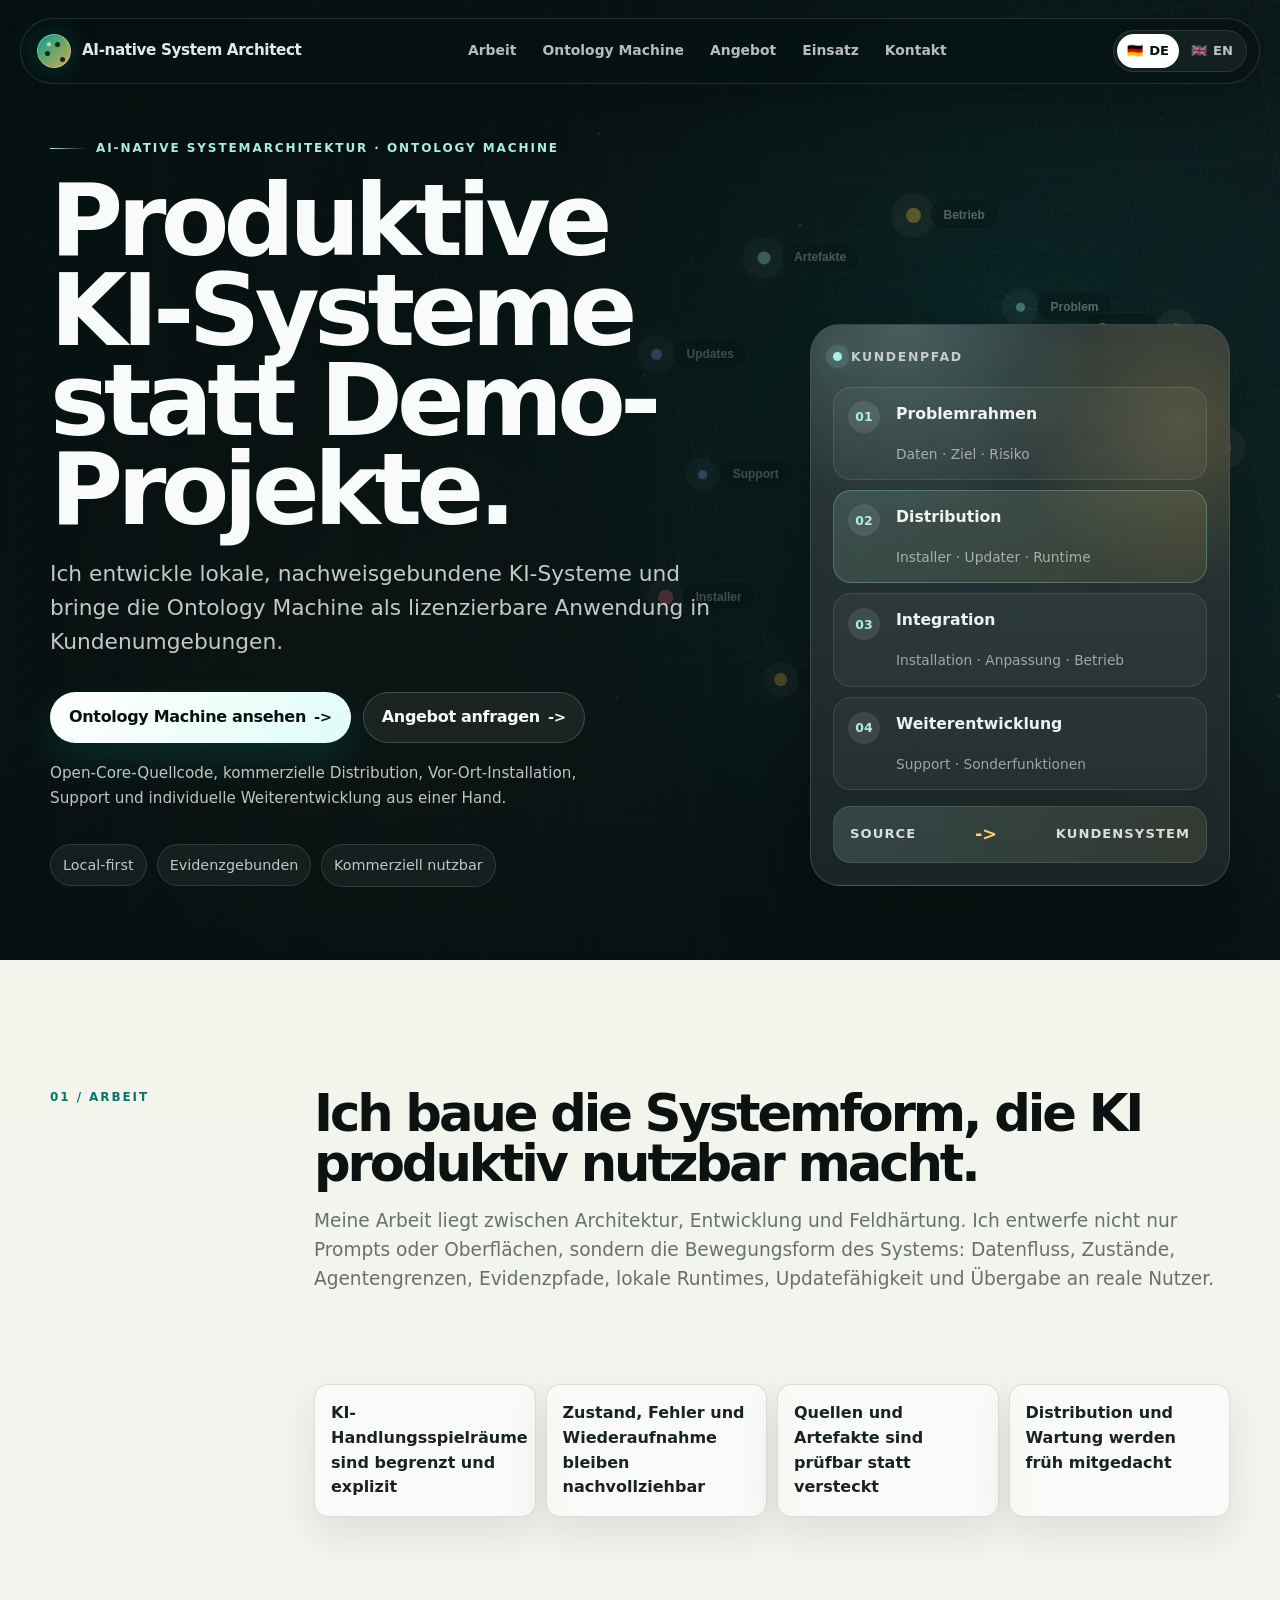
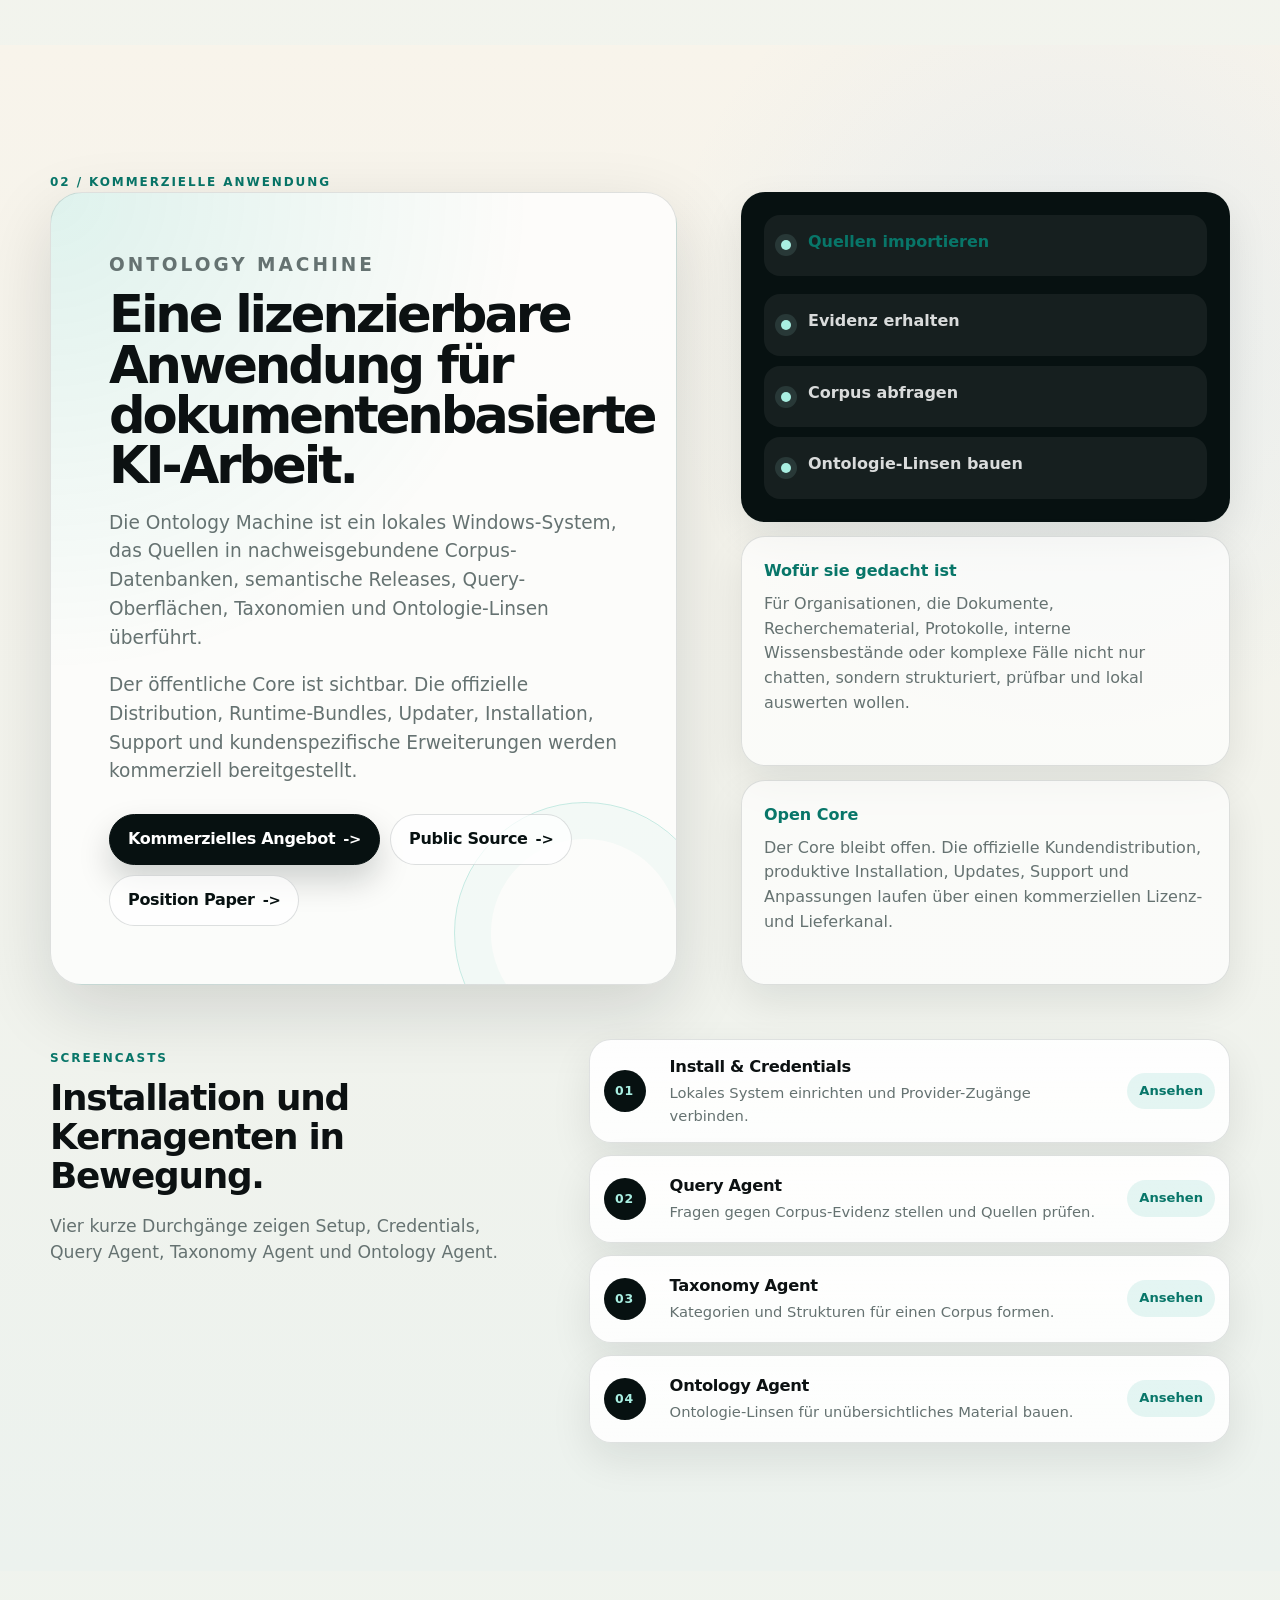
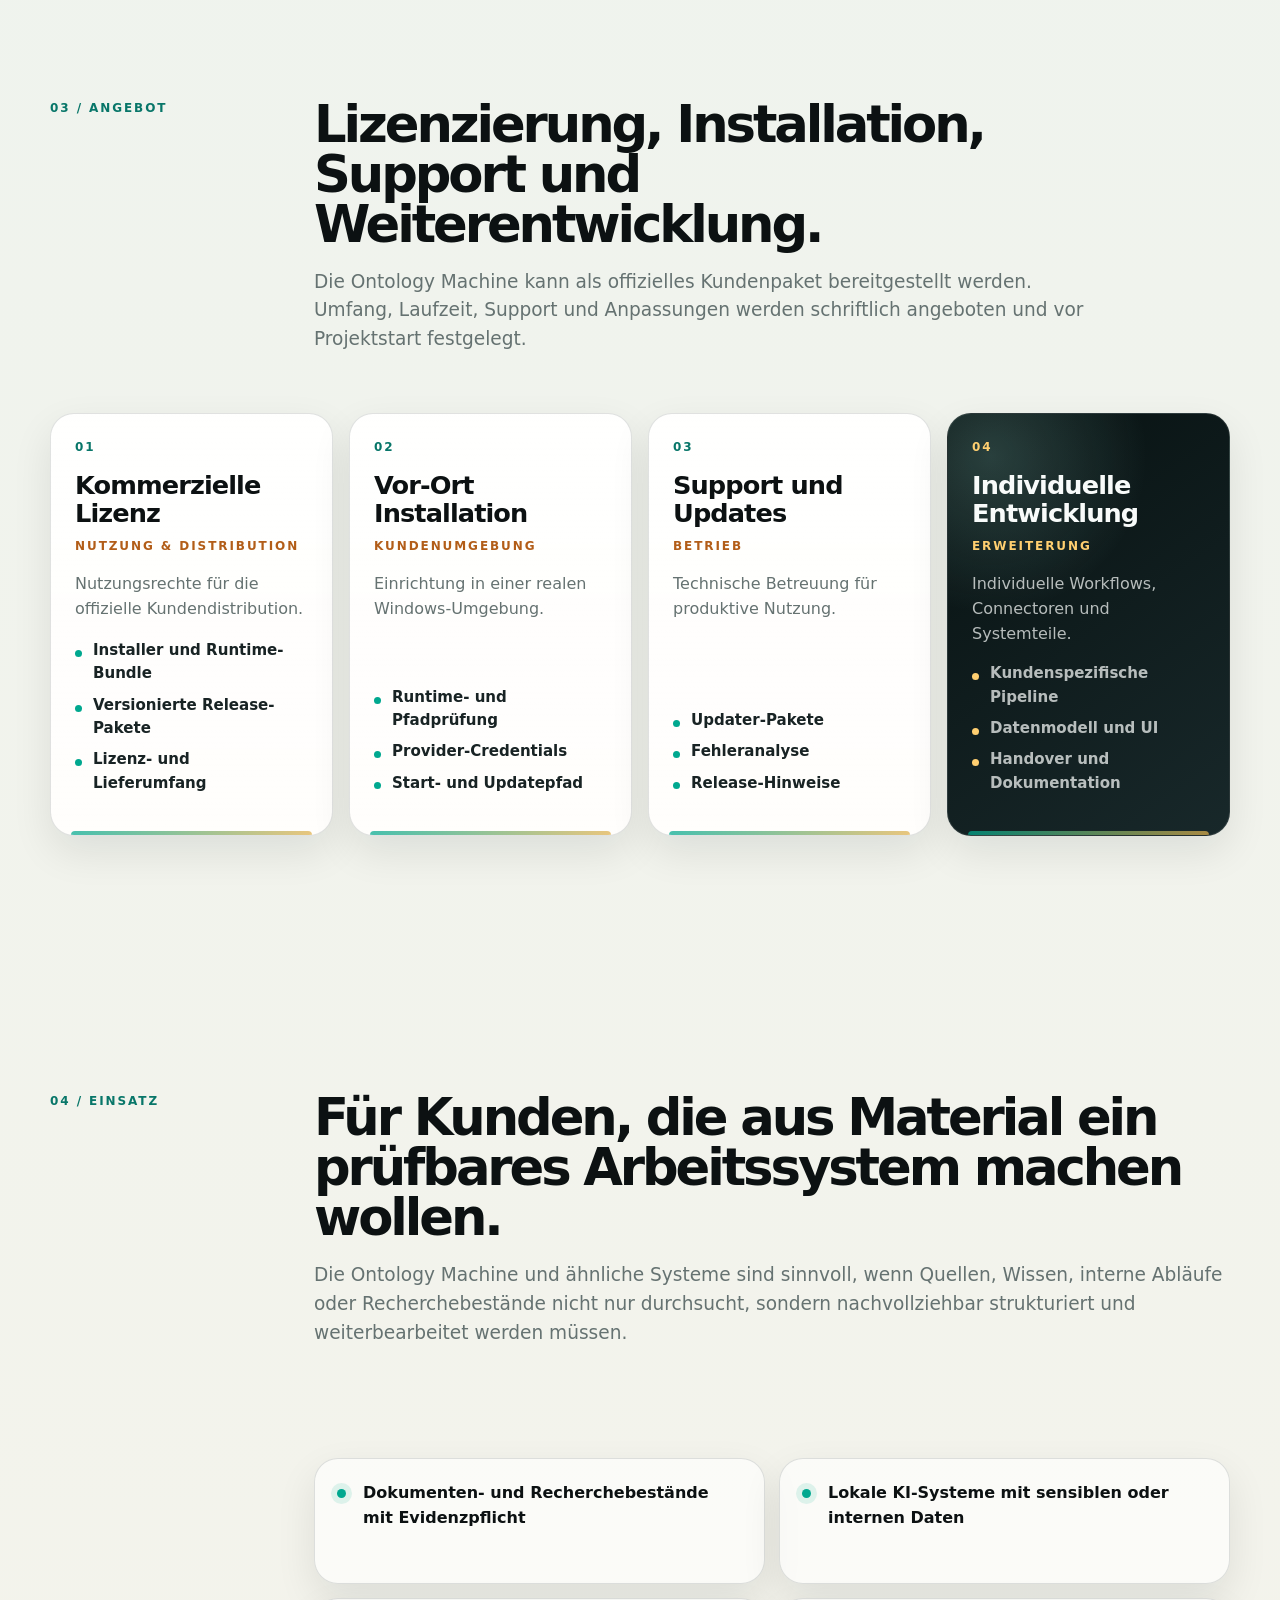
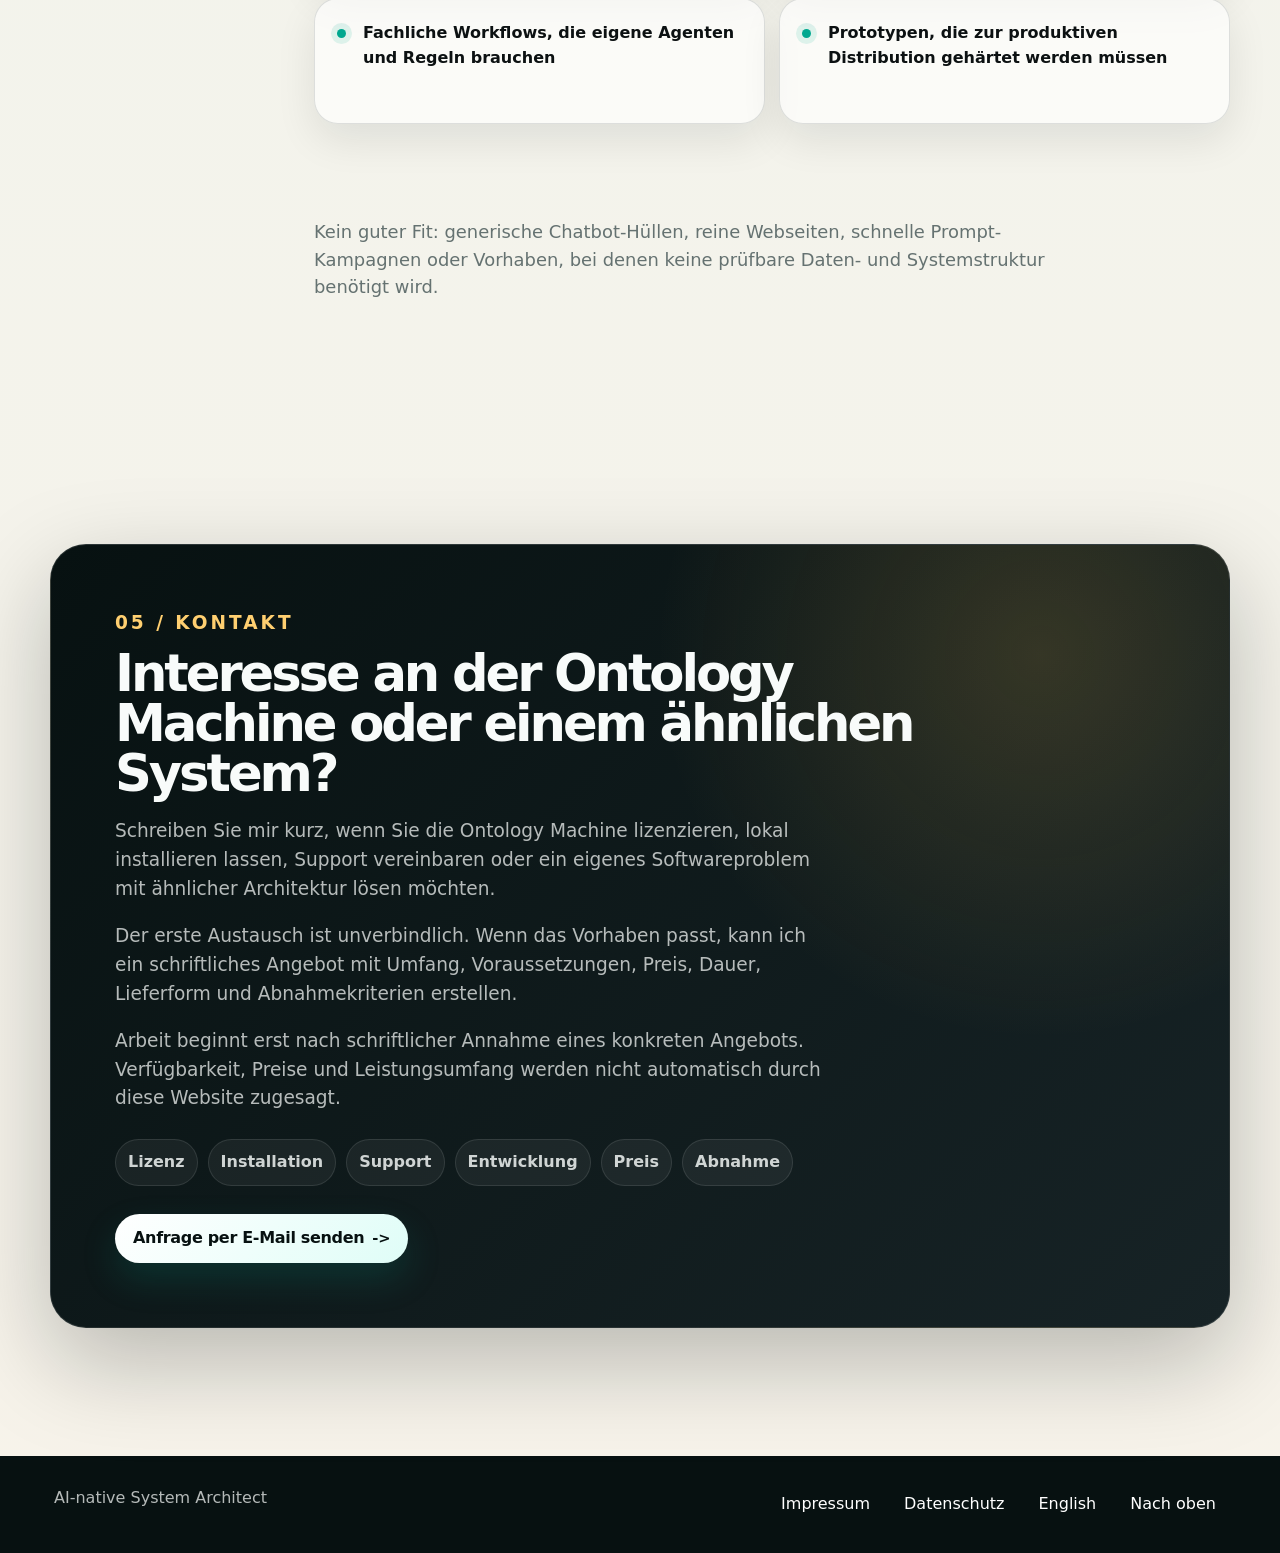
<file: index.html>
<!doctype html>
<html lang="de">
<head>
  <meta charset="utf-8">
  <meta name="viewport" content="width=device-width, initial-scale=1">
  <title>AI-native System Architect | Ontology Machine</title>
  <meta name="description" content="AI-native Systemarchitektur, kommerzielle Ontology-Machine-Distribution, Vor-Ort-Installation, Support und individuelle Softwareentwicklung.">
  <meta name="theme-color" content="#071111">
  <link rel="icon" href="./favicon.ico" sizes="any">
  <link rel="stylesheet" href="./styles.css">
  <link rel="canonical" href="https://normanweiss.com/">
  <link rel="alternate" hreflang="de" href="https://normanweiss.com/">
  <link rel="alternate" hreflang="en" href="https://normanweiss.com/en.html">
  <link rel="alternate" hreflang="x-default" href="https://normanweiss.com/">
  <link rel="alternate" type="text/html" href="./agent.html" title="Agent Access Profile">
  <link rel="alternate" type="text/markdown" href="./agent.md" title="Agent Access Markdown">
  <link rel="alternate" type="application/json" href="./service-profile.json" title="Service Profile JSON">
</head>
<body>
  <a class="skip-link" href="#work">Zum Inhalt springen</a>

  <header class="site-header" data-header>
    <a class="brand" href="#top" aria-label="AI-native System Architect Startseite">
      <span class="brand-mark" aria-hidden="true">
        <span></span><span></span><span></span>
      </span>
      <span class="brand-text">AI-native System Architect</span>
    </a>

    <nav class="site-nav" aria-label="Hauptnavigation">
      <a href="#work">Arbeit</a>
      <a href="#machine">Ontology Machine</a>
      <a href="#commercial">Angebot</a>
      <a href="#fit">Einsatz</a>
      <a href="#contact">Kontakt</a>
    </nav>

    <nav class="language-switch" aria-label="Sprache wechseln">
      <a class="active" href="./index.html" aria-current="page"><span aria-hidden="true">🇩🇪</span> DE</a>
      <a href="./en.html"><span aria-hidden="true">🇬🇧</span> EN</a>
    </nav>
  </header>

  <main id="top">
    <section class="hero" aria-labelledby="hero-title">
      <canvas id="architecture-canvas" aria-hidden="true"></canvas>
      <div class="hero-noise" aria-hidden="true"></div>

      <div class="hero-inner">
        <div class="hero-content">
          <p class="eyebrow">AI-native Systemarchitektur · Ontology Machine</p>
          <h1 id="hero-title">Produktive KI-Systeme statt Demo-Projekte.</h1>
          <p class="hero-copy">
            Ich entwickle lokale, nachweisgebundene KI-Systeme und bringe die
            Ontology Machine als lizenzierbare Anwendung in Kundenumgebungen.
          </p>
          <div class="hero-actions" aria-label="Zentrale Handlungen">
            <a class="button button-primary" href="#machine">Ontology Machine ansehen</a>
            <a class="button button-ghost" href="#contact">Angebot anfragen</a>
          </div>
          <p class="hero-note">
            Open-Core-Quellcode, kommerzielle Distribution, Vor-Ort-Installation,
            Support und individuelle Weiterentwicklung aus einer Hand.
          </p>
          <div class="hero-facts" aria-label="Arbeitsprinzipien">
            <span>Local-first</span>
            <span>Evidenzgebunden</span>
            <span>Kommerziell nutzbar</span>
          </div>
        </div>

        <aside class="hero-system-card" aria-label="Kundenpaket Zusammenfassung">
          <div class="card-topline">
            <span class="live-dot" aria-hidden="true"></span>
            <span>Kundenpfad</span>
          </div>
          <div class="system-stack" aria-hidden="true">
            <div class="stack-row">
              <span>01</span>
              <strong>Problemrahmen</strong>
              <em>Daten · Ziel · Risiko</em>
            </div>
            <div class="stack-row active">
              <span>02</span>
              <strong>Distribution</strong>
              <em>Installer · Updater · Runtime</em>
            </div>
            <div class="stack-row">
              <span>03</span>
              <strong>Integration</strong>
              <em>Installation · Anpassung · Betrieb</em>
            </div>
            <div class="stack-row">
              <span>04</span>
              <strong>Weiterentwicklung</strong>
              <em>Support · Sonderfunktionen</em>
            </div>
          </div>
          <div class="mini-metrics">
            <span>Source</span>
            <span aria-hidden="true">-></span>
            <span>Kundensystem</span>
          </div>
        </aside>
      </div>
    </section>

    <section id="work" class="section section-intro">
      <div class="section-label" data-reveal>01 / Arbeit</div>
      <div class="section-copy wide-copy" data-reveal>
        <h2>Ich baue die Systemform, die KI produktiv nutzbar macht.</h2>
        <p>
          Meine Arbeit liegt zwischen Architektur, Entwicklung und Feldhärtung.
          Ich entwerfe nicht nur Prompts oder Oberflächen, sondern die Bewegungsform
          des Systems: Datenfluss, Zustände, Agentengrenzen, Evidenzpfade,
          lokale Runtimes, Updatefähigkeit und Übergabe an reale Nutzer.
        </p>
      </div>
      <div class="principle-strip" aria-label="Zentrale Arbeitsprinzipien" data-reveal>
        <span>KI-Handlungsspielräume sind begrenzt und explizit</span>
        <span>Zustand, Fehler und Wiederaufnahme bleiben nachvollziehbar</span>
        <span>Quellen und Artefakte sind prüfbar statt versteckt</span>
        <span>Distribution und Wartung werden früh mitgedacht</span>
      </div>
    </section>

    <section id="machine" class="section section-project">
      <div class="section-label" data-reveal>02 / Kommerzielle Anwendung</div>
      <div class="project-layout">
        <div class="project-copy" data-reveal>
          <p class="eyebrow">Ontology Machine</p>
          <h2>Eine lizenzierbare Anwendung für dokumentenbasierte KI-Arbeit.</h2>
          <p>
            Die Ontology Machine ist ein lokales Windows-System, das Quellen in
            nachweisgebundene Corpus-Datenbanken, semantische Releases,
            Query-Oberflächen, Taxonomien und Ontologie-Linsen überführt.
          </p>
          <p>
            Der öffentliche Core ist sichtbar. Die offizielle Distribution,
            Runtime-Bundles, Updater, Installation, Support und kundenspezifische
            Erweiterungen werden kommerziell bereitgestellt.
          </p>
          <div class="project-actions" aria-label="Ontology Machine Links">
            <a class="button button-dark" href="#commercial">Kommerzielles Angebot</a>
            <a class="button button-light" href="https://github.com/Sojemand/The-Ontology-Machine">Public Source</a>
            <a class="button button-light" href="https://philpapers.org/rec/WEIWMK">Position Paper</a>
          </div>
        </div>
        <div class="project-notes" aria-label="Produktanker" data-reveal>
          <div class="project-note project-note-visual">
            <span>Quellen importieren</span>
            <span>Evidenz erhalten</span>
            <span>Corpus abfragen</span>
            <span>Ontologie-Linsen bauen</span>
          </div>
          <div class="project-note">
            <span>Wofür sie gedacht ist</span>
            <p>
              Für Organisationen, die Dokumente, Recherchematerial, Protokolle,
              interne Wissensbestände oder komplexe Fälle nicht nur chatten,
              sondern strukturiert, prüfbar und lokal auswerten wollen.
            </p>
          </div>
          <div class="project-note">
            <span>Open Core</span>
            <p>
              Der Core bleibt offen. Die offizielle Kundendistribution,
              produktive Installation, Updates, Support und Anpassungen laufen
              über einen kommerziellen Lizenz- und Lieferkanal.
            </p>
          </div>
        </div>
      </div>

      <div class="project-screencasts" aria-label="Ontology Machine Screencasts" data-reveal>
        <div class="screencast-copy">
          <p class="eyebrow">Screencasts</p>
          <h3>Installation und Kernagenten in Bewegung.</h3>
          <p>
            Vier kurze Durchgänge zeigen Setup, Credentials, Query Agent,
            Taxonomy Agent und Ontology Agent.
          </p>
        </div>
        <ol class="screencast-list">
          <li class="screencast-card">
            <a href="https://www.youtube.com/watch?v=b25x9byqWwE" target="_blank" rel="noopener">
              <span class="screencast-index">01</span>
              <span class="screencast-meta">
                <strong>Install & Credentials</strong>
                <span>Lokales System einrichten und Provider-Zugänge verbinden.</span>
              </span>
              <span class="screencast-action" aria-hidden="true">Ansehen</span>
            </a>
          </li>
          <li class="screencast-card">
            <a href="https://www.youtube.com/watch?v=7yyQ9YJ1cQo" target="_blank" rel="noopener">
              <span class="screencast-index">02</span>
              <span class="screencast-meta">
                <strong>Query Agent</strong>
                <span>Fragen gegen Corpus-Evidenz stellen und Quellen prüfen.</span>
              </span>
              <span class="screencast-action" aria-hidden="true">Ansehen</span>
            </a>
          </li>
          <li class="screencast-card">
            <a href="https://www.youtube.com/watch?v=R6yjP_hOvD8" target="_blank" rel="noopener">
              <span class="screencast-index">03</span>
              <span class="screencast-meta">
                <strong>Taxonomy Agent</strong>
                <span>Kategorien und Strukturen für einen Corpus formen.</span>
              </span>
              <span class="screencast-action" aria-hidden="true">Ansehen</span>
            </a>
          </li>
          <li class="screencast-card">
            <a href="https://www.youtube.com/watch?v=lx2M67K3n0c" target="_blank" rel="noopener">
              <span class="screencast-index">04</span>
              <span class="screencast-meta">
                <strong>Ontology Agent</strong>
                <span>Ontologie-Linsen für unübersichtliches Material bauen.</span>
              </span>
              <span class="screencast-action" aria-hidden="true">Ansehen</span>
            </a>
          </li>
        </ol>
      </div>
    </section>

    <section id="commercial" class="section">
      <div class="section-kicker" data-reveal>
        <div class="section-label">03 / Angebot</div>
        <div class="section-copy">
          <h2>Lizenzierung, Installation, Support und Weiterentwicklung.</h2>
          <p>
            Die Ontology Machine kann als offizielles Kundenpaket bereitgestellt
            werden. Umfang, Laufzeit, Support und Anpassungen werden schriftlich
            angeboten und vor Projektstart festgelegt.
          </p>
        </div>
      </div>

      <div class="deliverable-grid commercial-grid">
        <article class="deliverable-card" data-reveal>
          <div class="card-index">01</div>
          <h3>Kommerzielle Lizenz</h3>
          <p class="duration">Nutzung & Distribution</p>
          <p>Nutzungsrechte für die offizielle Kundendistribution.</p>
          <ul>
            <li>Installer und Runtime-Bundle</li>
            <li>Versionierte Release-Pakete</li>
            <li>Lizenz- und Lieferumfang</li>
          </ul>
        </article>
        <article class="deliverable-card" data-reveal>
          <div class="card-index">02</div>
          <h3>Vor-Ort Installation</h3>
          <p class="duration">Kundenumgebung</p>
          <p>Einrichtung in einer realen Windows-Umgebung.</p>
          <ul>
            <li>Runtime- und Pfadprüfung</li>
            <li>Provider-Credentials</li>
            <li>Start- und Updatepfad</li>
          </ul>
        </article>
        <article class="deliverable-card" data-reveal>
          <div class="card-index">03</div>
          <h3>Support und Updates</h3>
          <p class="duration">Betrieb</p>
          <p>Technische Betreuung für produktive Nutzung.</p>
          <ul>
            <li>Updater-Pakete</li>
            <li>Fehleranalyse</li>
            <li>Release-Hinweise</li>
          </ul>
        </article>
        <article class="deliverable-card accent-card" data-reveal>
          <div class="card-index">04</div>
          <h3>Individuelle Entwicklung</h3>
          <p class="duration">Erweiterung</p>
          <p>Individuelle Workflows, Connectoren und Systemteile.</p>
          <ul>
            <li>Kundenspezifische Pipeline</li>
            <li>Datenmodell und UI</li>
            <li>Handover und Dokumentation</li>
          </ul>
        </article>
      </div>
    </section>

    <section id="fit" class="section section-fit">
      <div class="section-label" data-reveal>04 / Einsatz</div>
      <div class="section-copy wide-copy" data-reveal>
        <h2>Für Kunden, die aus Material ein prüfbares Arbeitssystem machen wollen.</h2>
        <p>
          Die Ontology Machine und ähnliche Systeme sind sinnvoll, wenn Quellen,
          Wissen, interne Abläufe oder Recherchebestände nicht nur durchsucht,
          sondern nachvollziehbar strukturiert und weiterbearbeitet werden müssen.
        </p>
      </div>
      <div class="fit-grid" data-reveal>
        <div class="fit-item">Dokumenten- und Recherchebestände mit Evidenzpflicht</div>
        <div class="fit-item">Lokale KI-Systeme mit sensiblen oder internen Daten</div>
        <div class="fit-item">Fachliche Workflows, die eigene Agenten und Regeln brauchen</div>
        <div class="fit-item">Prototypen, die zur produktiven Distribution gehärtet werden müssen</div>
      </div>
      <p class="fit-summary" data-reveal>
        Kein guter Fit: generische Chatbot-Hüllen, reine Webseiten, schnelle
        Prompt-Kampagnen oder Vorhaben, bei denen keine prüfbare Daten- und
        Systemstruktur benötigt wird.
      </p>
    </section>

    <section id="contact" class="section section-contact">
      <div class="contact-block" data-reveal>
        <p class="eyebrow">05 / Kontakt</p>
        <h2>Interesse an der Ontology Machine oder einem ähnlichen System?</h2>
        <p>
          Schreiben Sie mir kurz, wenn Sie die Ontology Machine lizenzieren,
          lokal installieren lassen, Support vereinbaren oder ein eigenes
          Softwareproblem mit ähnlicher Architektur lösen möchten.
        </p>
        <p>
          Der erste Austausch ist unverbindlich. Wenn das Vorhaben passt, kann
          ich ein schriftliches Angebot mit Umfang, Voraussetzungen, Preis,
          Dauer, Lieferform und Abnahmekriterien erstellen.
        </p>
        <p>
          Arbeit beginnt erst nach schriftlicher Annahme eines konkreten Angebots.
          Verfügbarkeit, Preise und Leistungsumfang werden nicht automatisch
          durch diese Website zugesagt.
        </p>
        <div class="offer-strip" aria-label="Angebotsbestandteile">
          <span>Lizenz</span>
          <span>Installation</span>
          <span>Support</span>
          <span>Entwicklung</span>
          <span>Preis</span>
          <span>Abnahme</span>
        </div>
        <a class="button button-primary contact-cta" href="mailto:info@normanweiss.com?subject=Anfrage%20zur%20Ontology%20Machine%20/%20Softwarel%C3%B6sung">
          Anfrage per E-Mail senden
        </a>
      </div>
    </section>
  </main>

  <footer class="site-footer">
    <span>AI-native System Architect</span>
    <nav class="footer-links" aria-label="Footer Links">
      <a href="./impressum.html">Impressum</a>
      <a href="./datenschutz.html">Datenschutz</a>
      <a href="./en.html">English</a>
      <a href="#top">Nach oben</a>
    </nav>
  </footer>

  <script src="./script.js"></script>
</body>
</html>
</file>
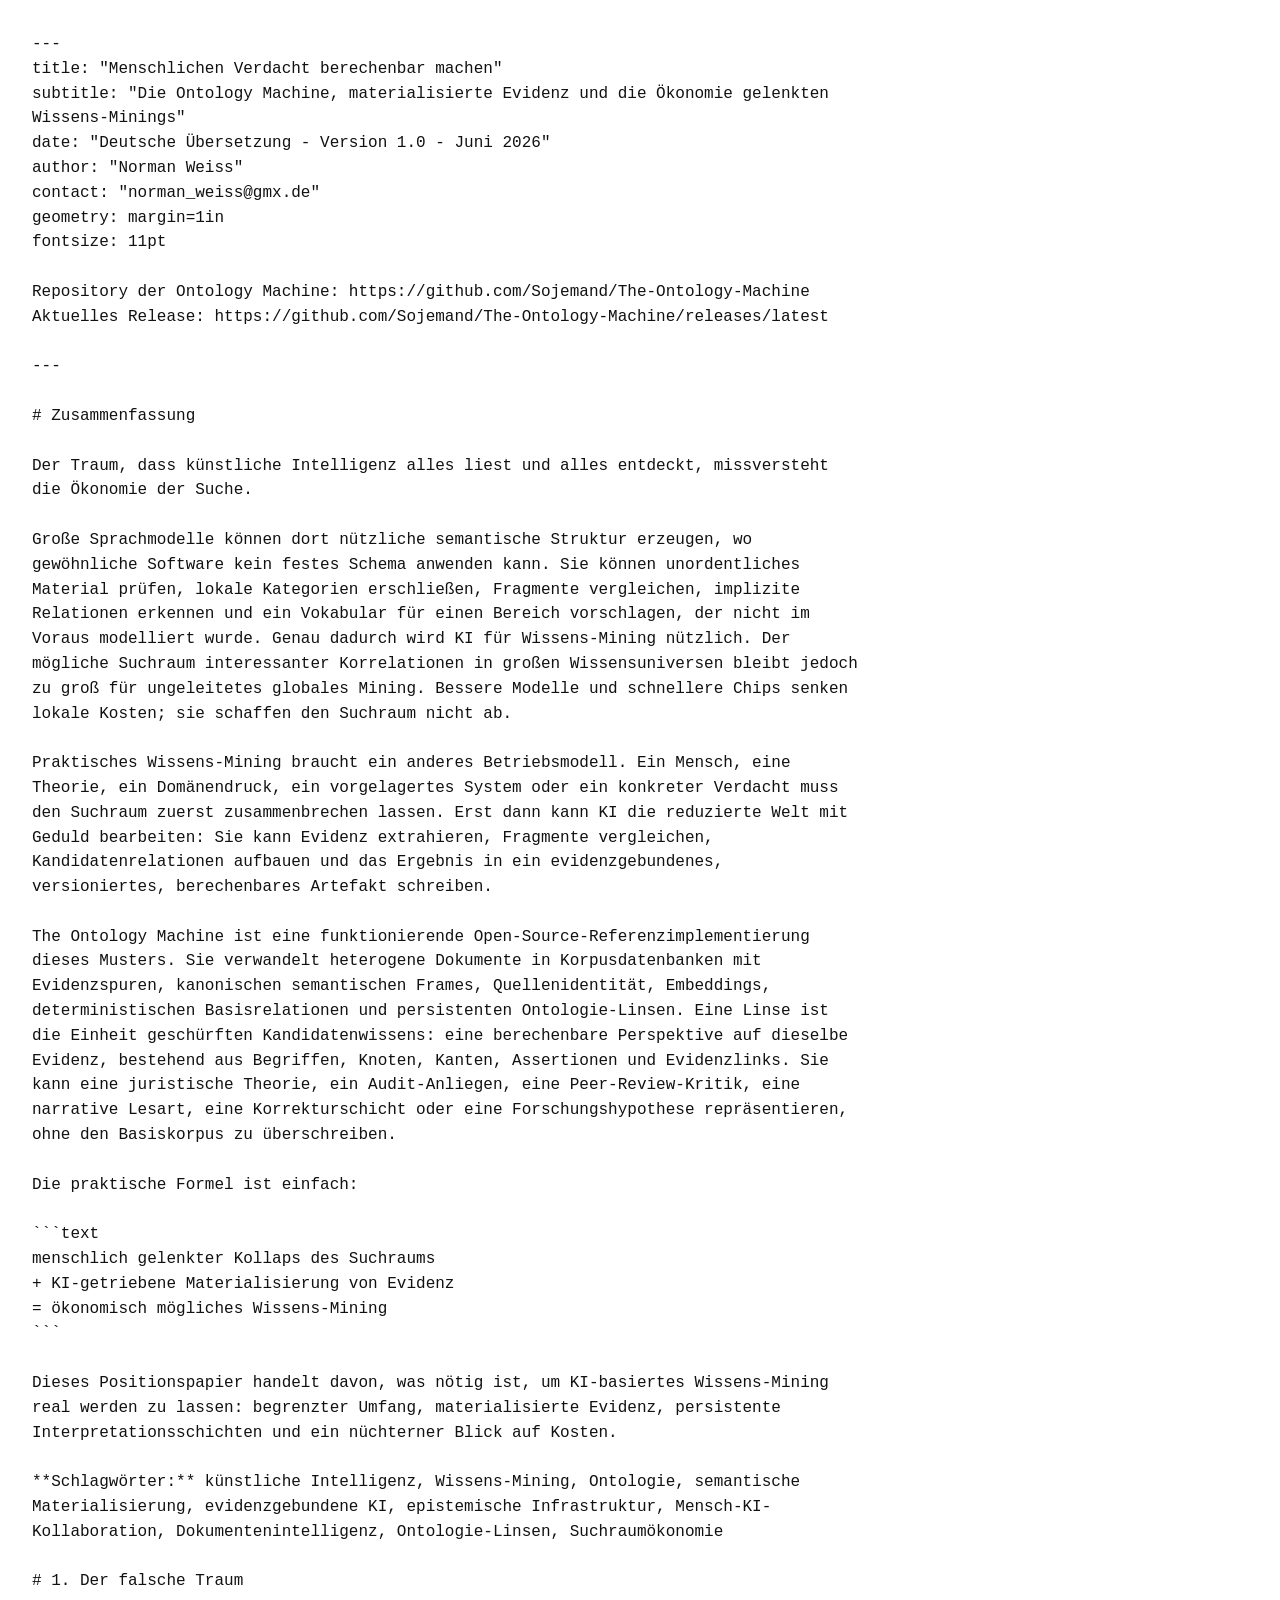
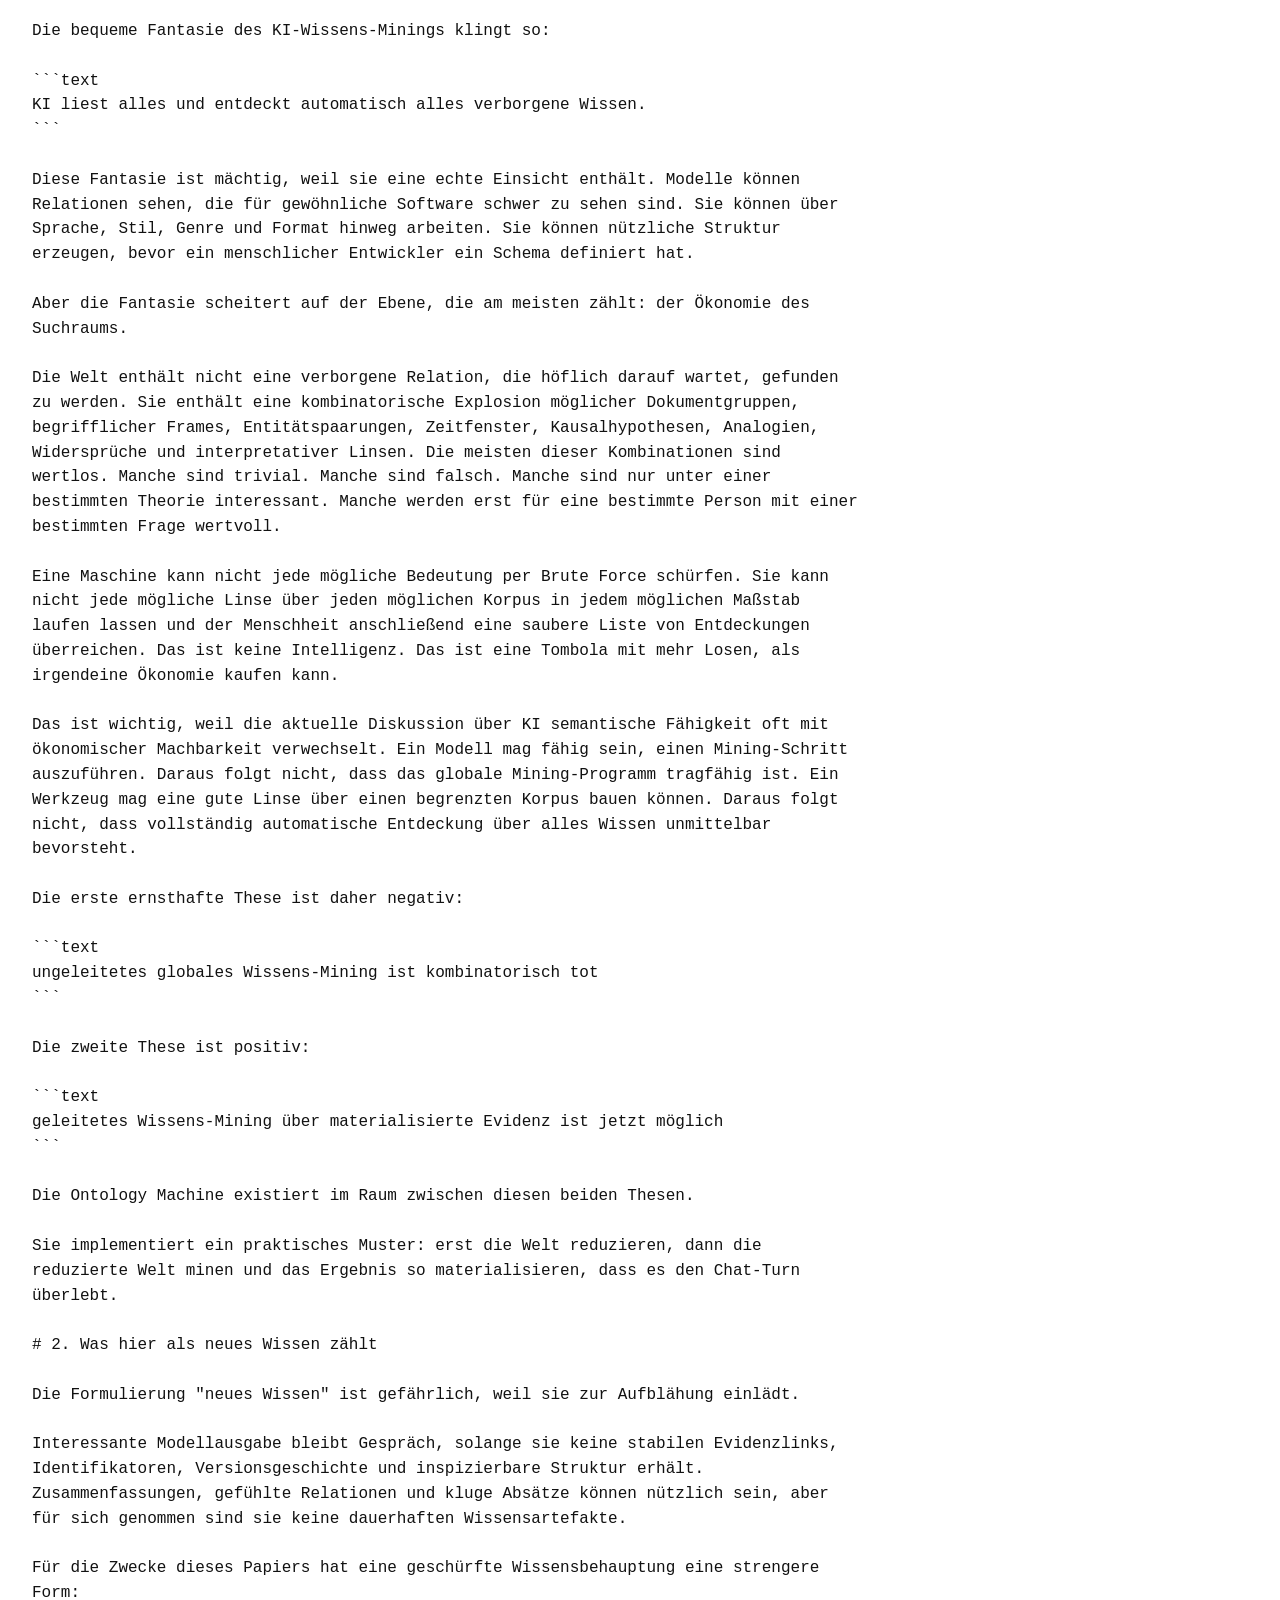
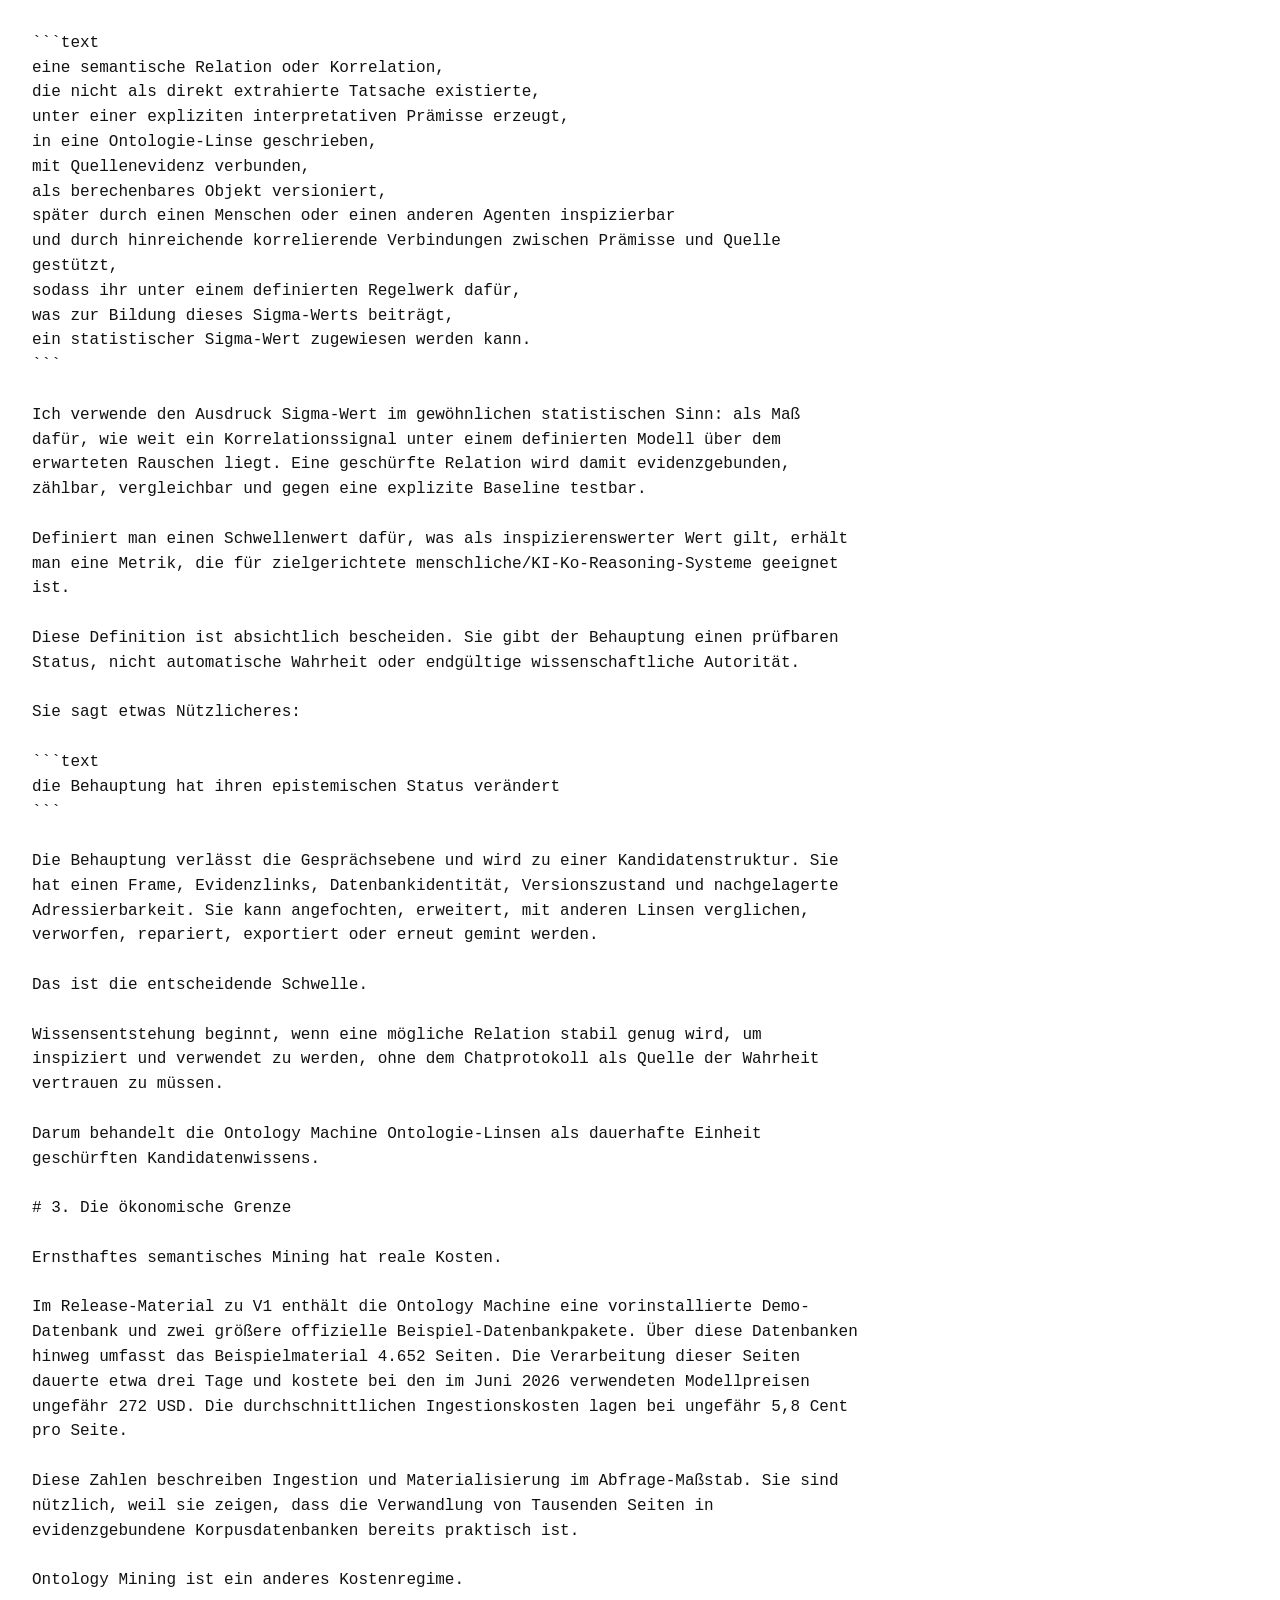
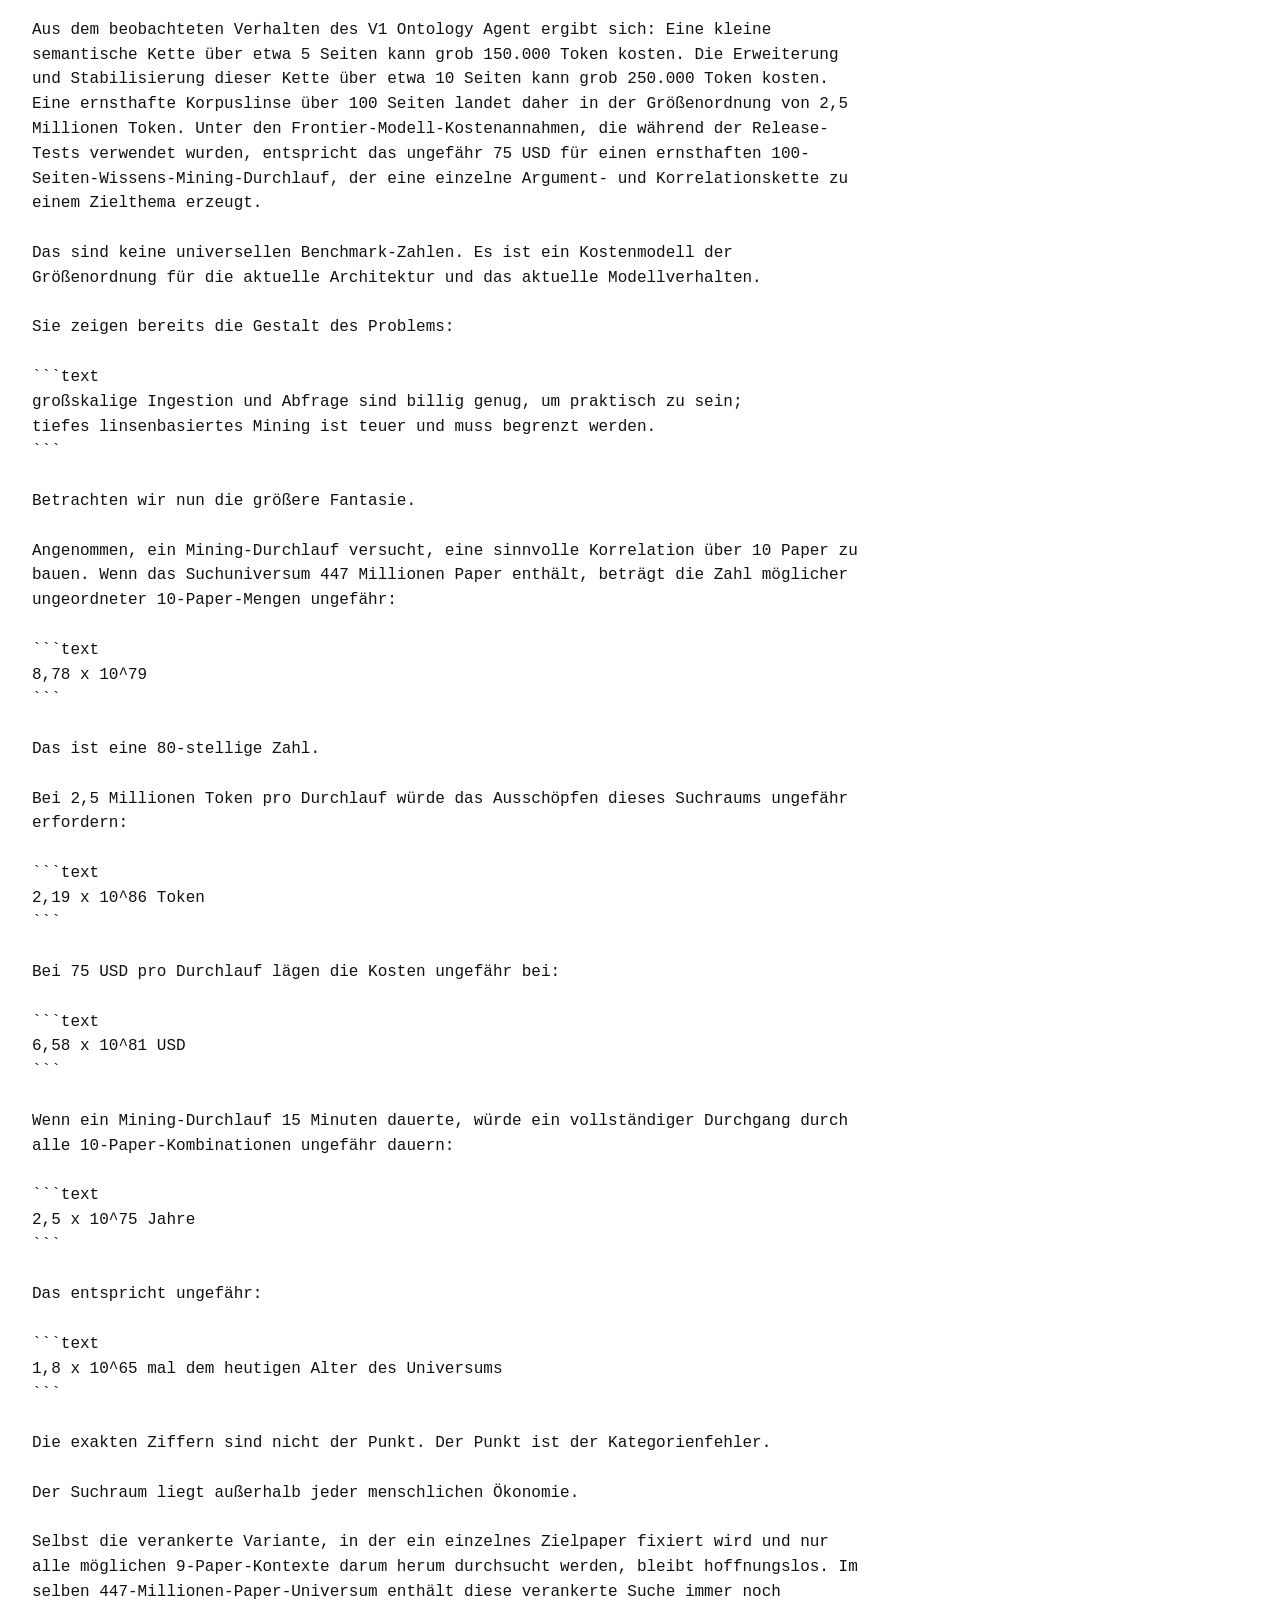
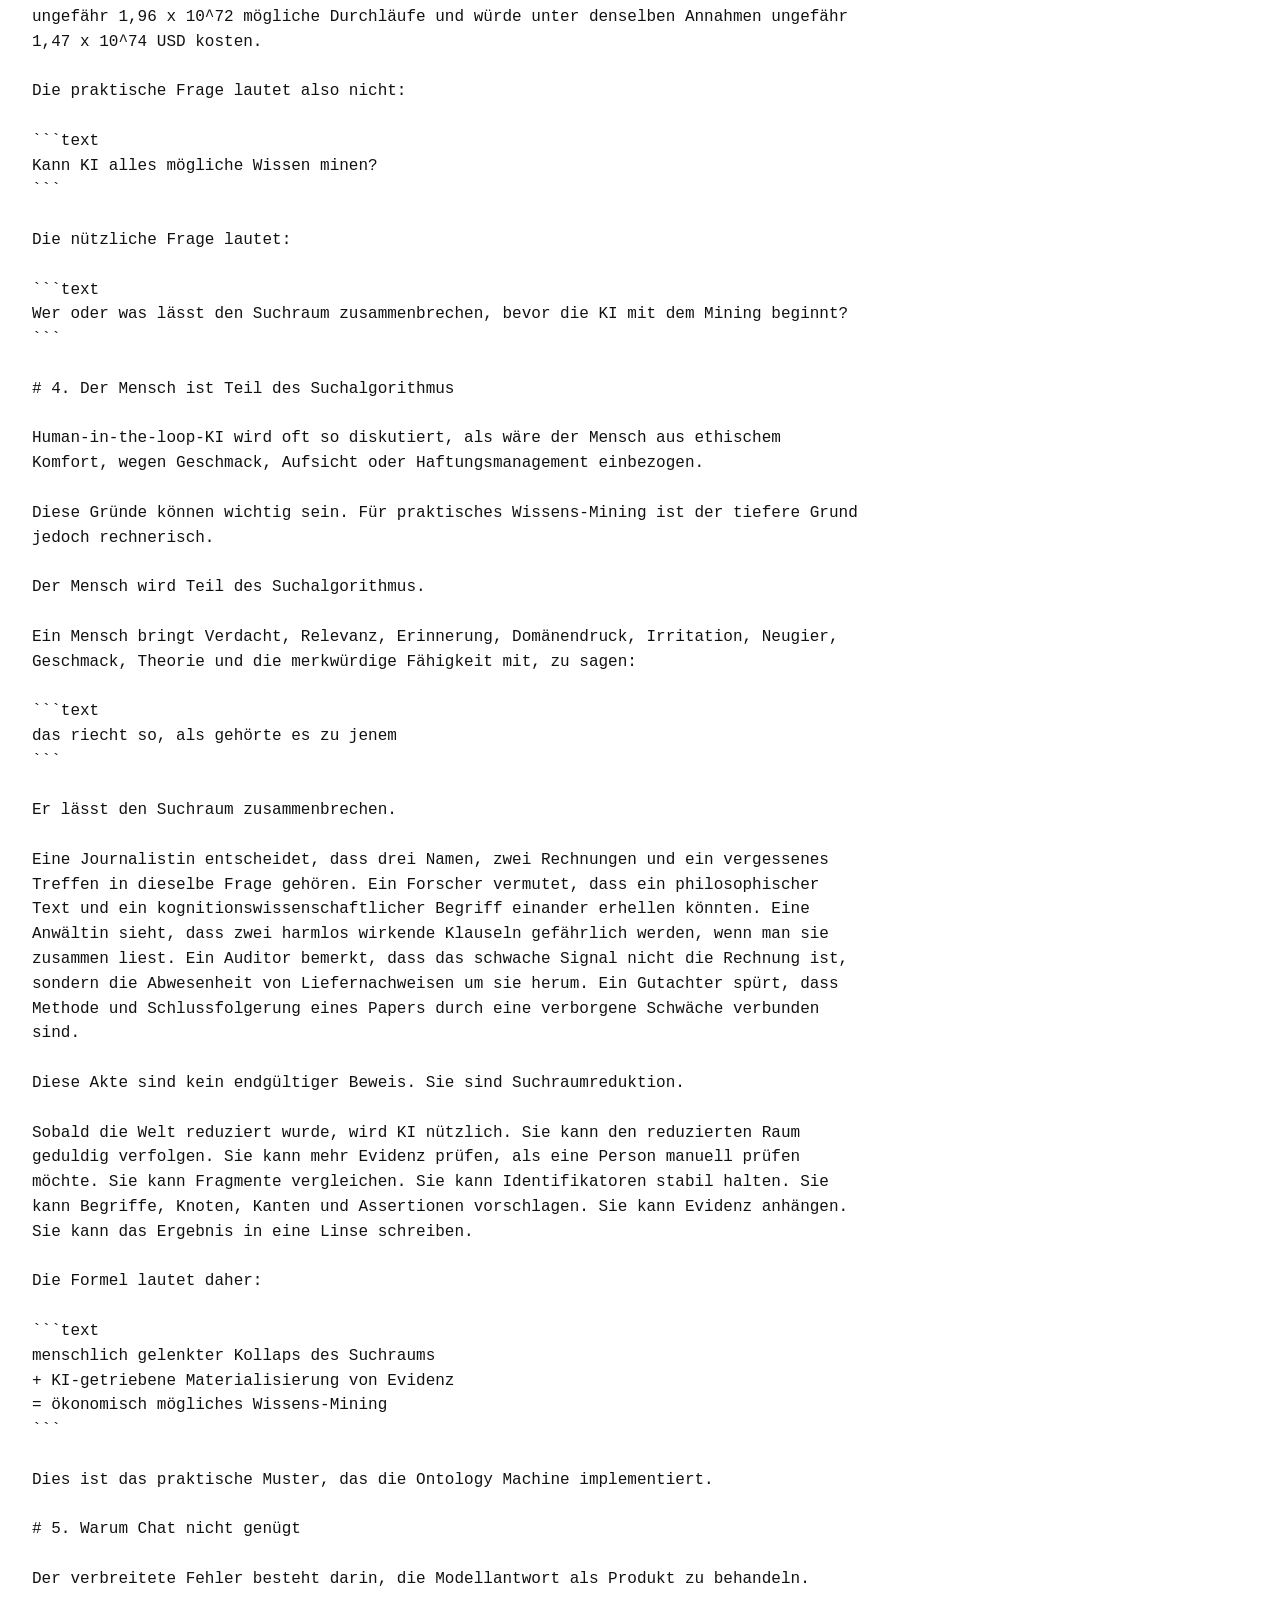
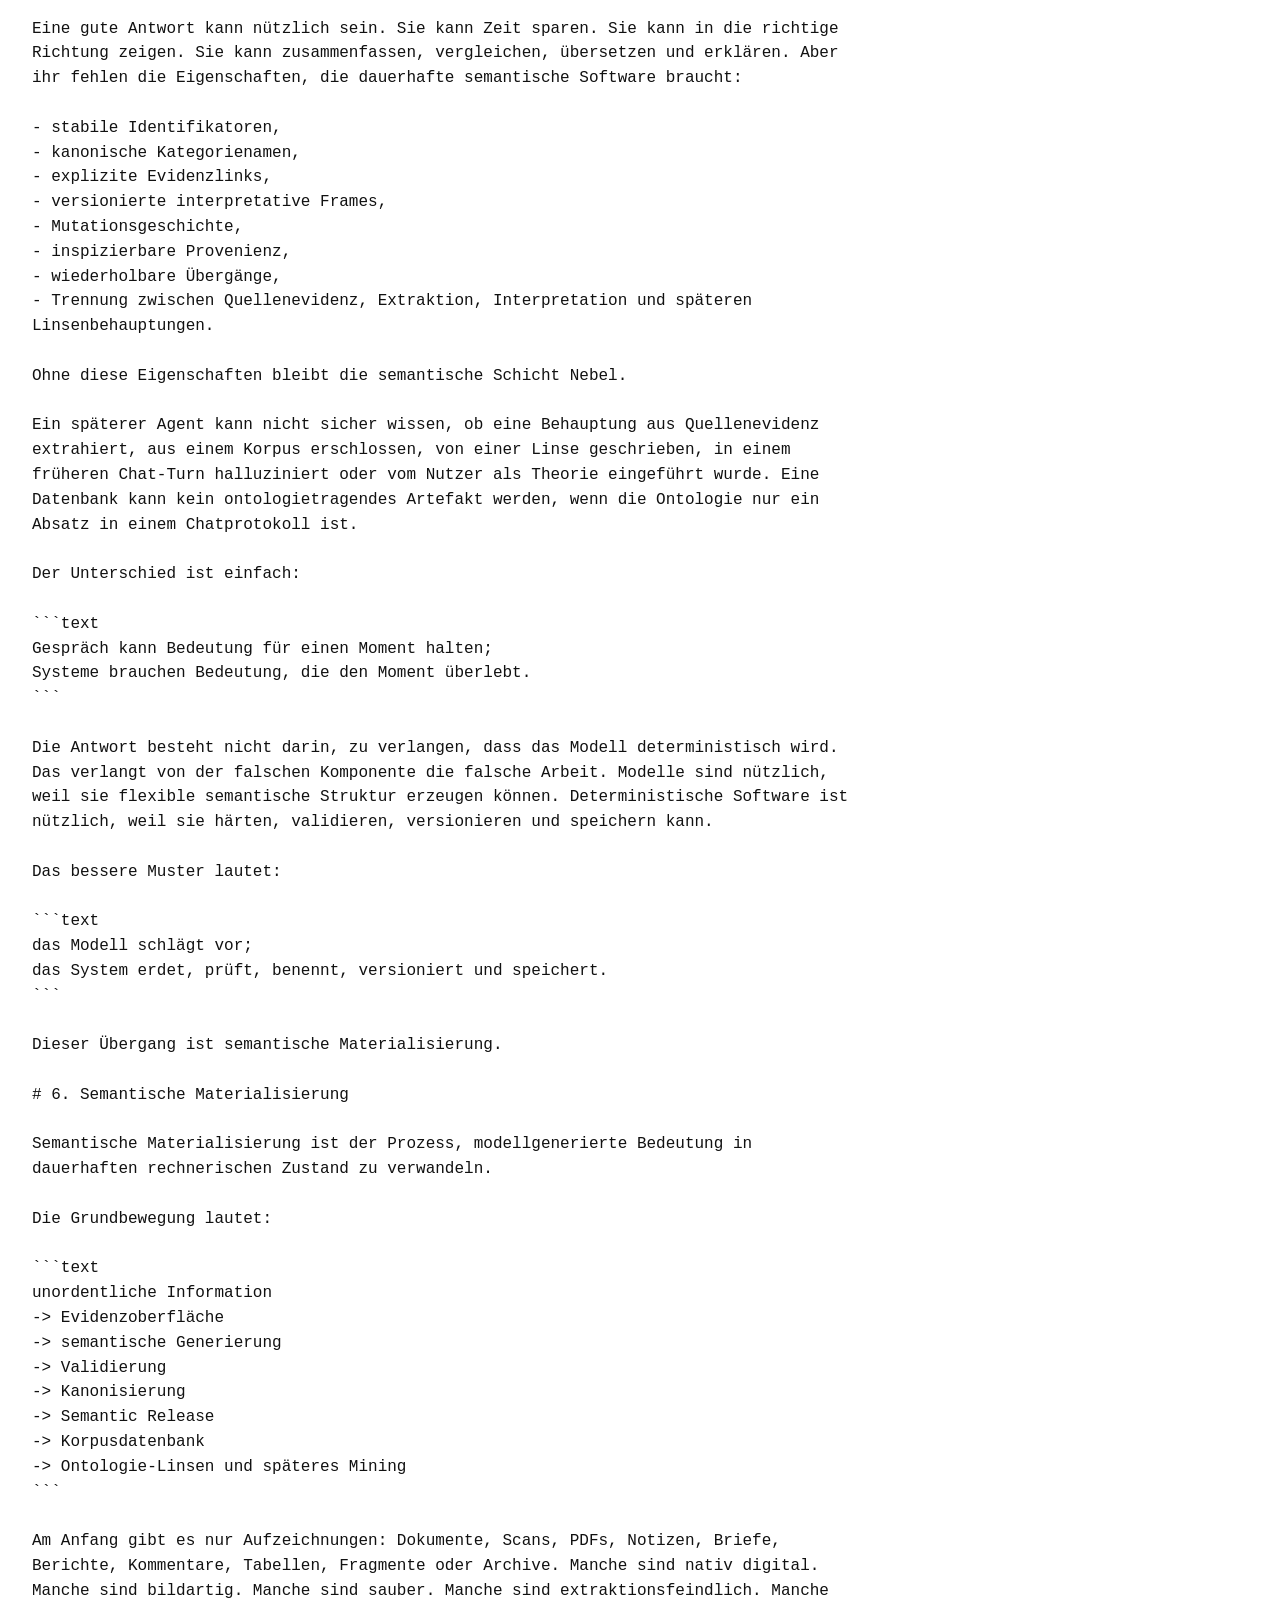
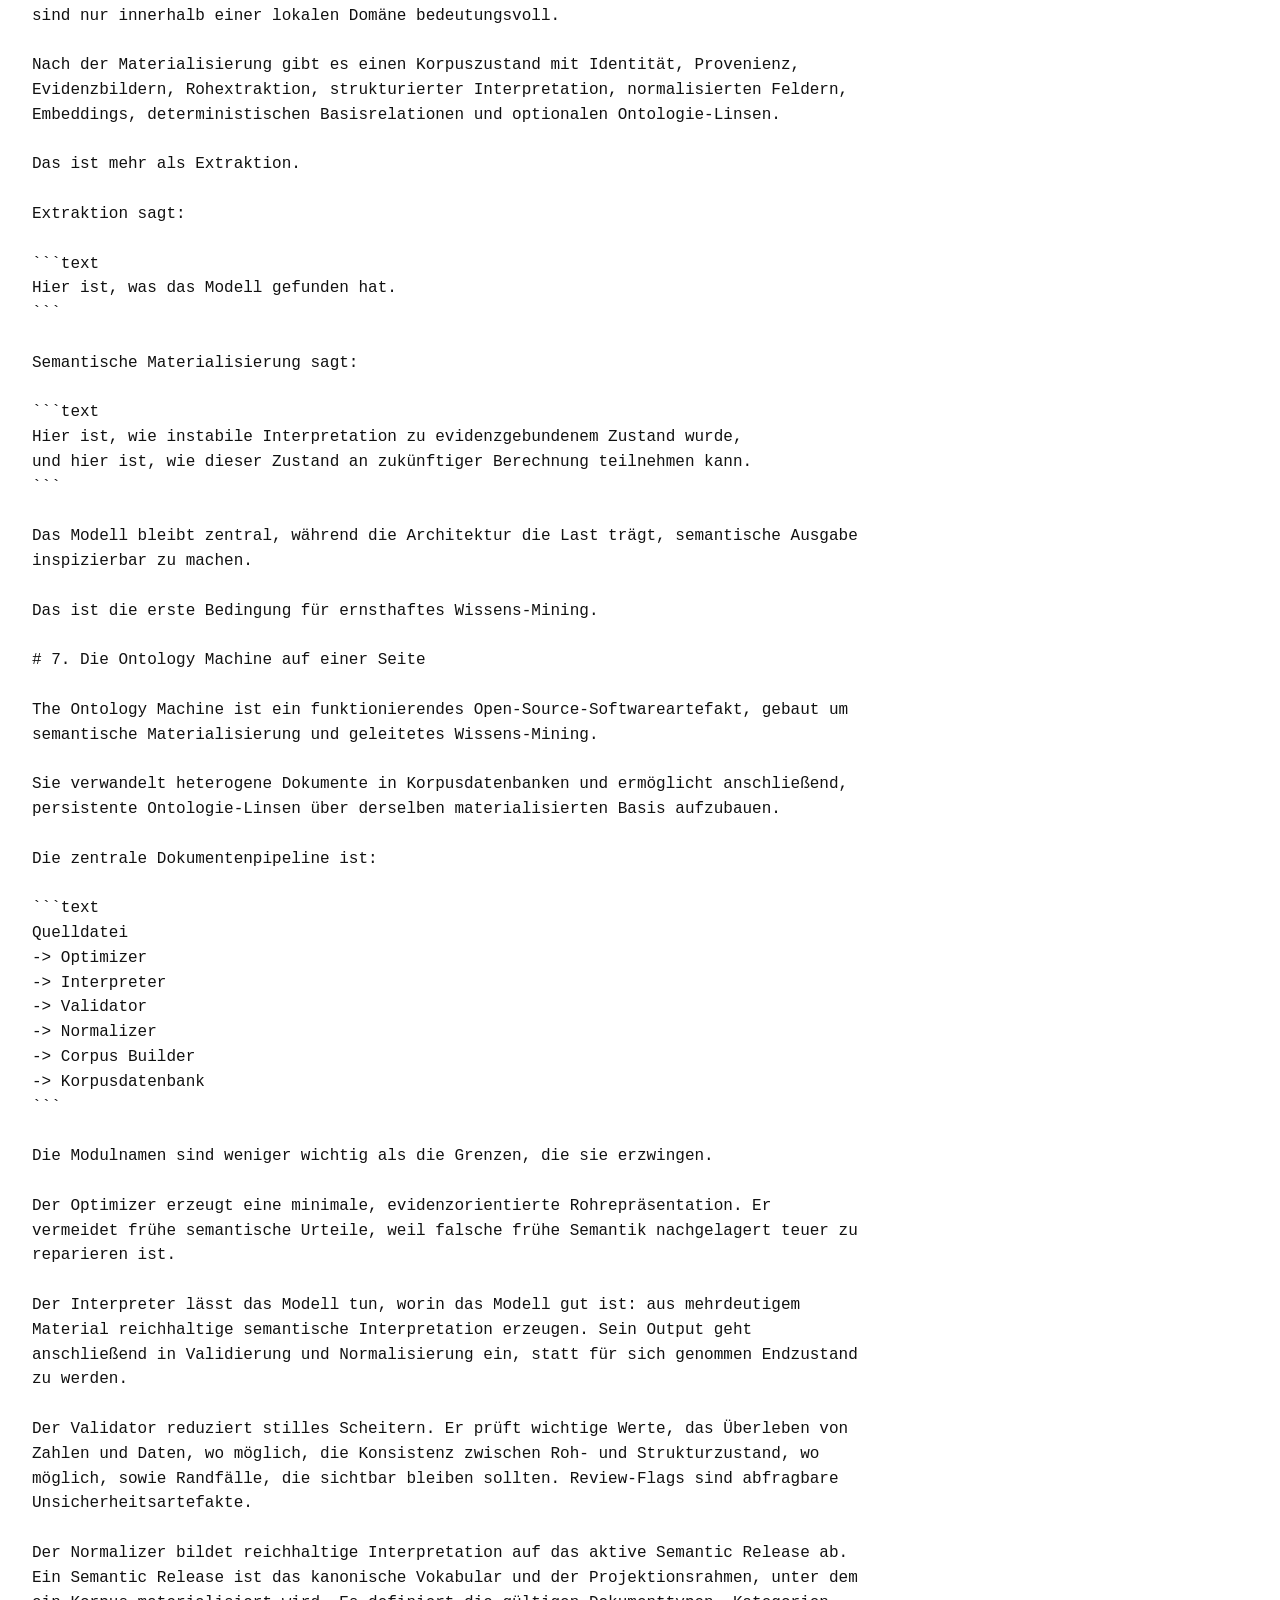
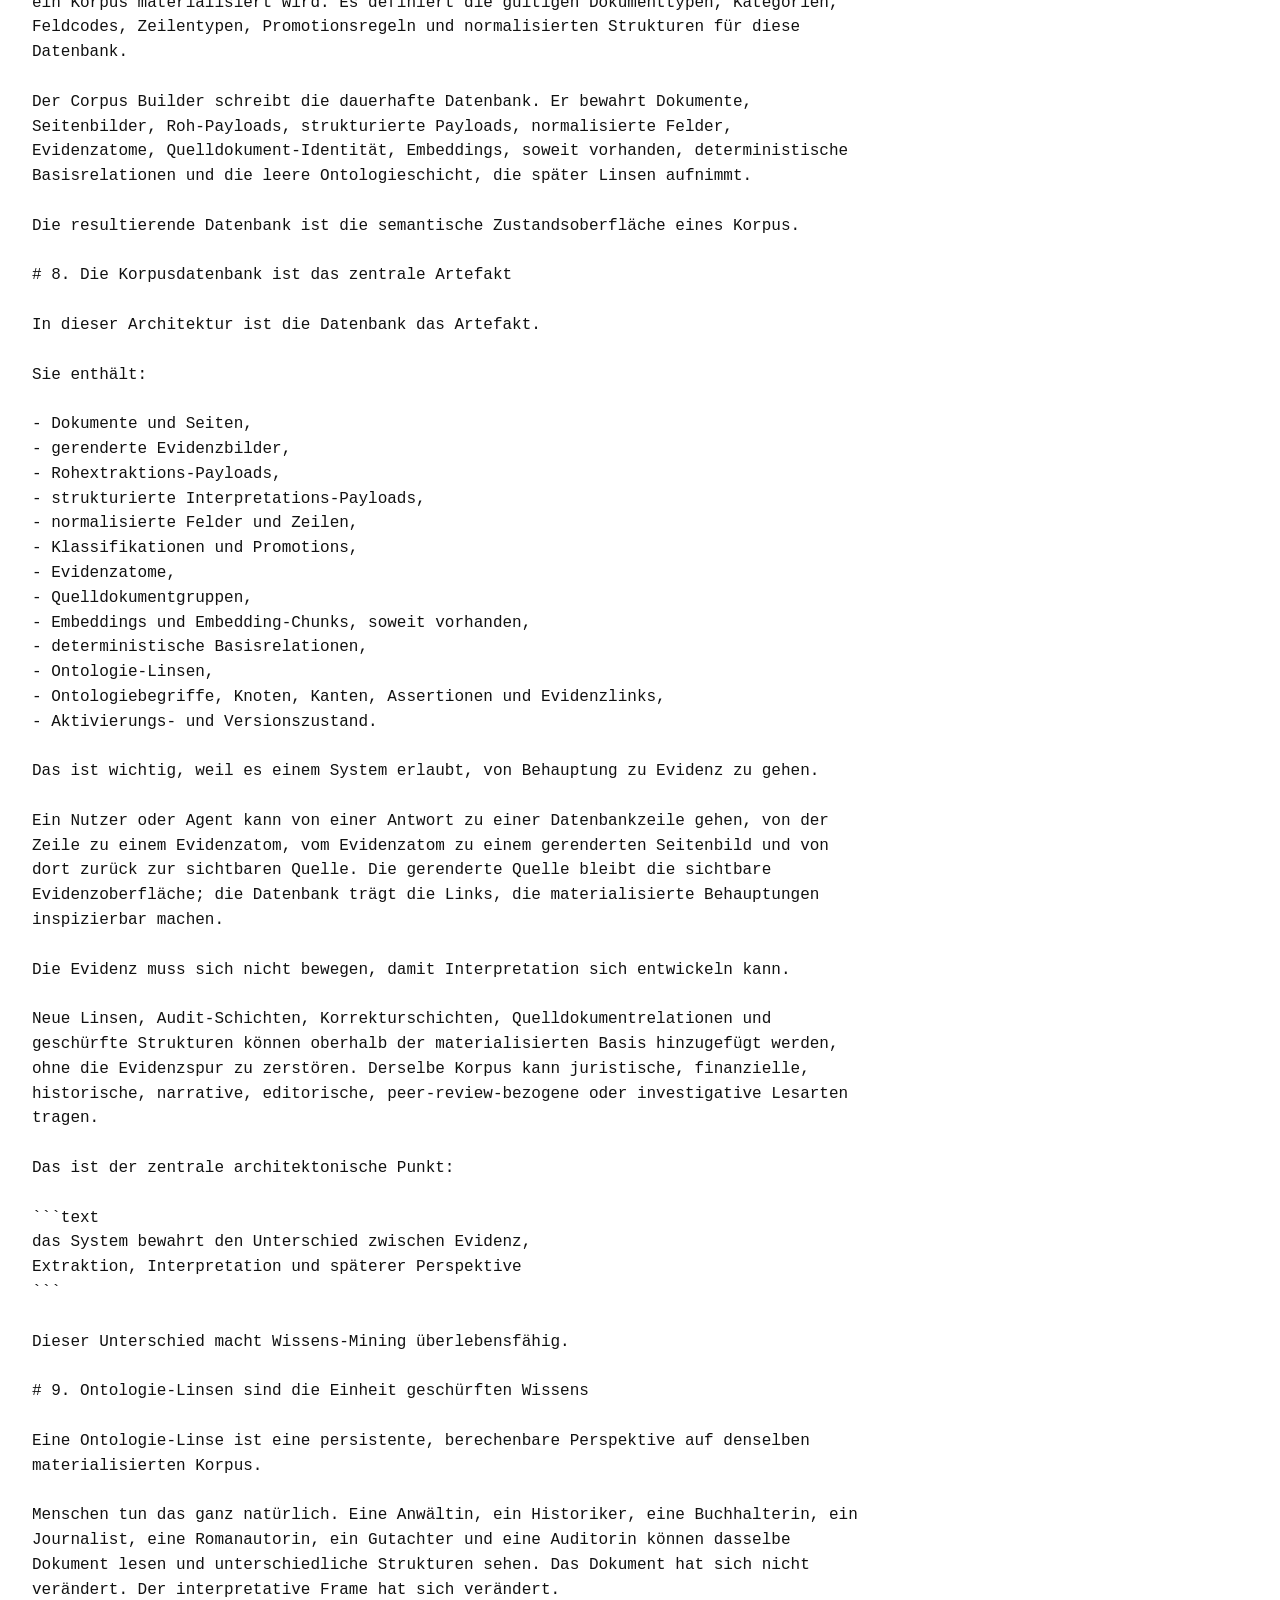
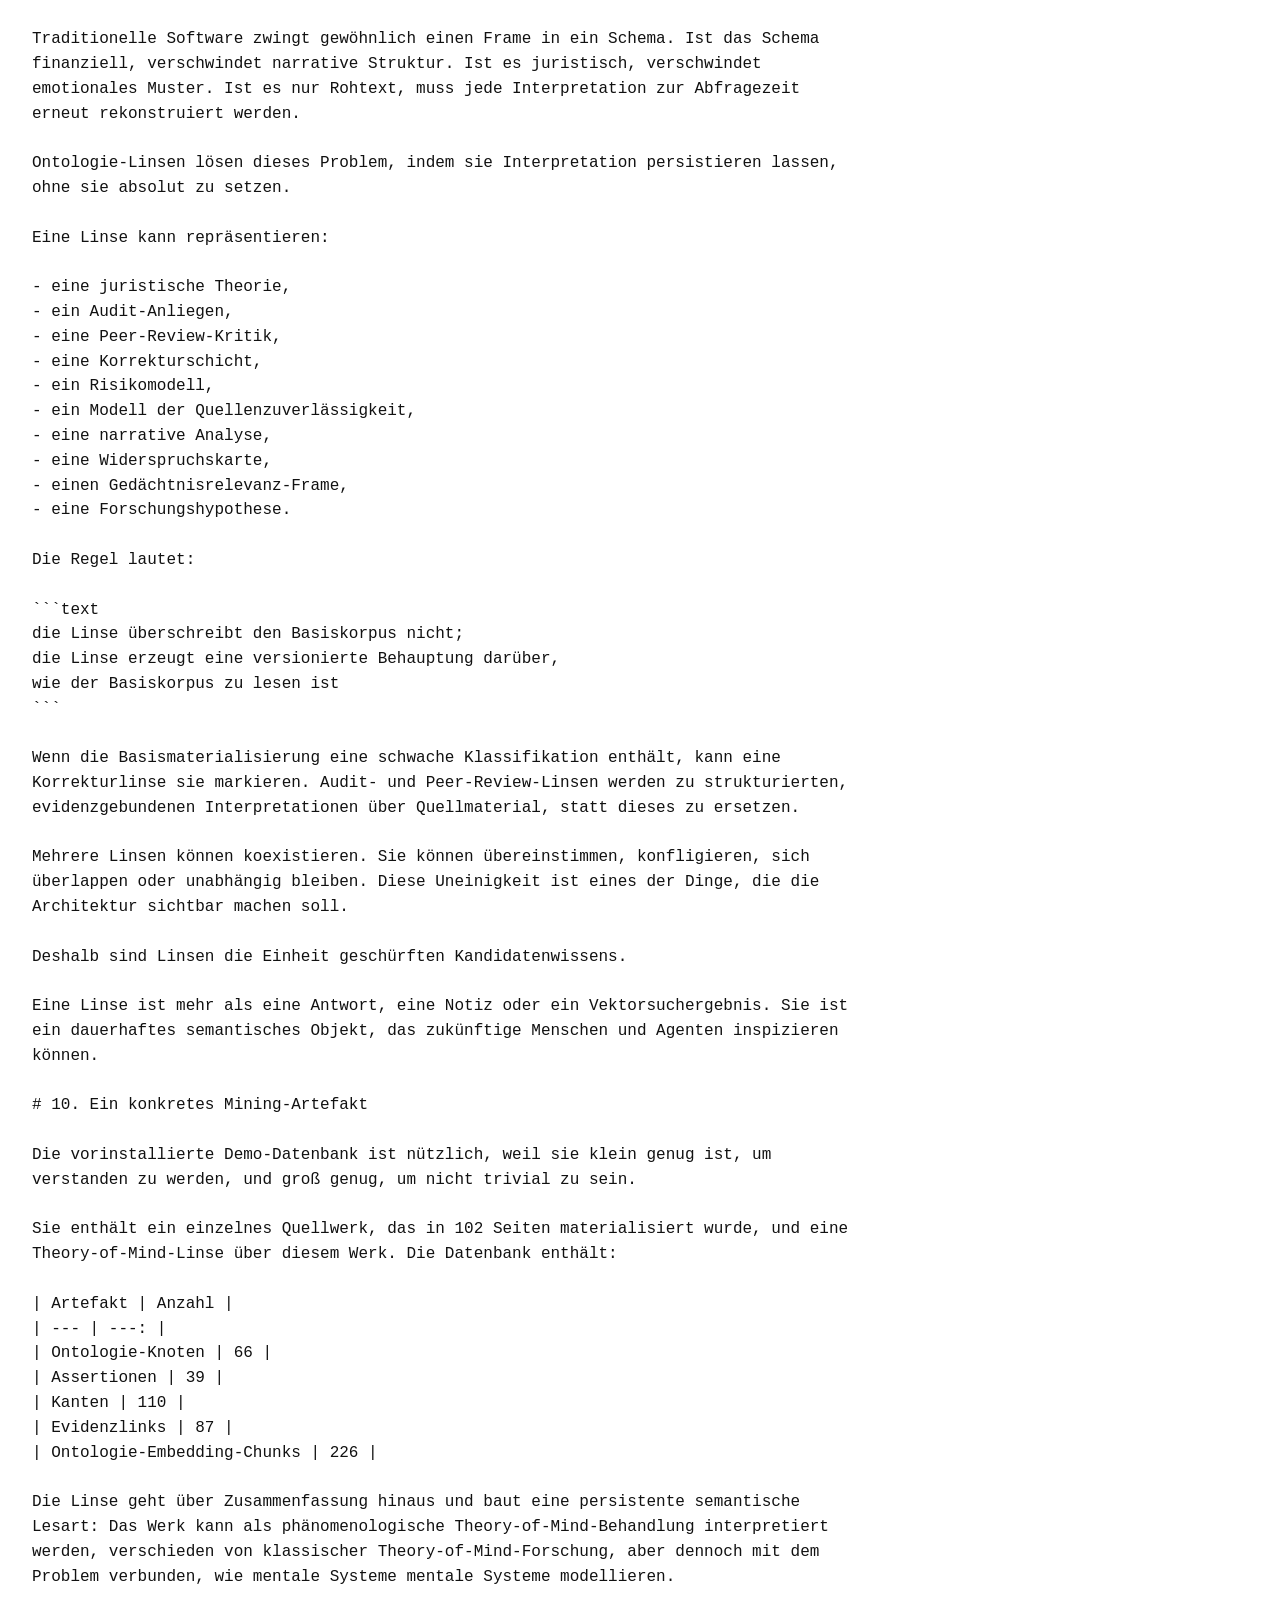
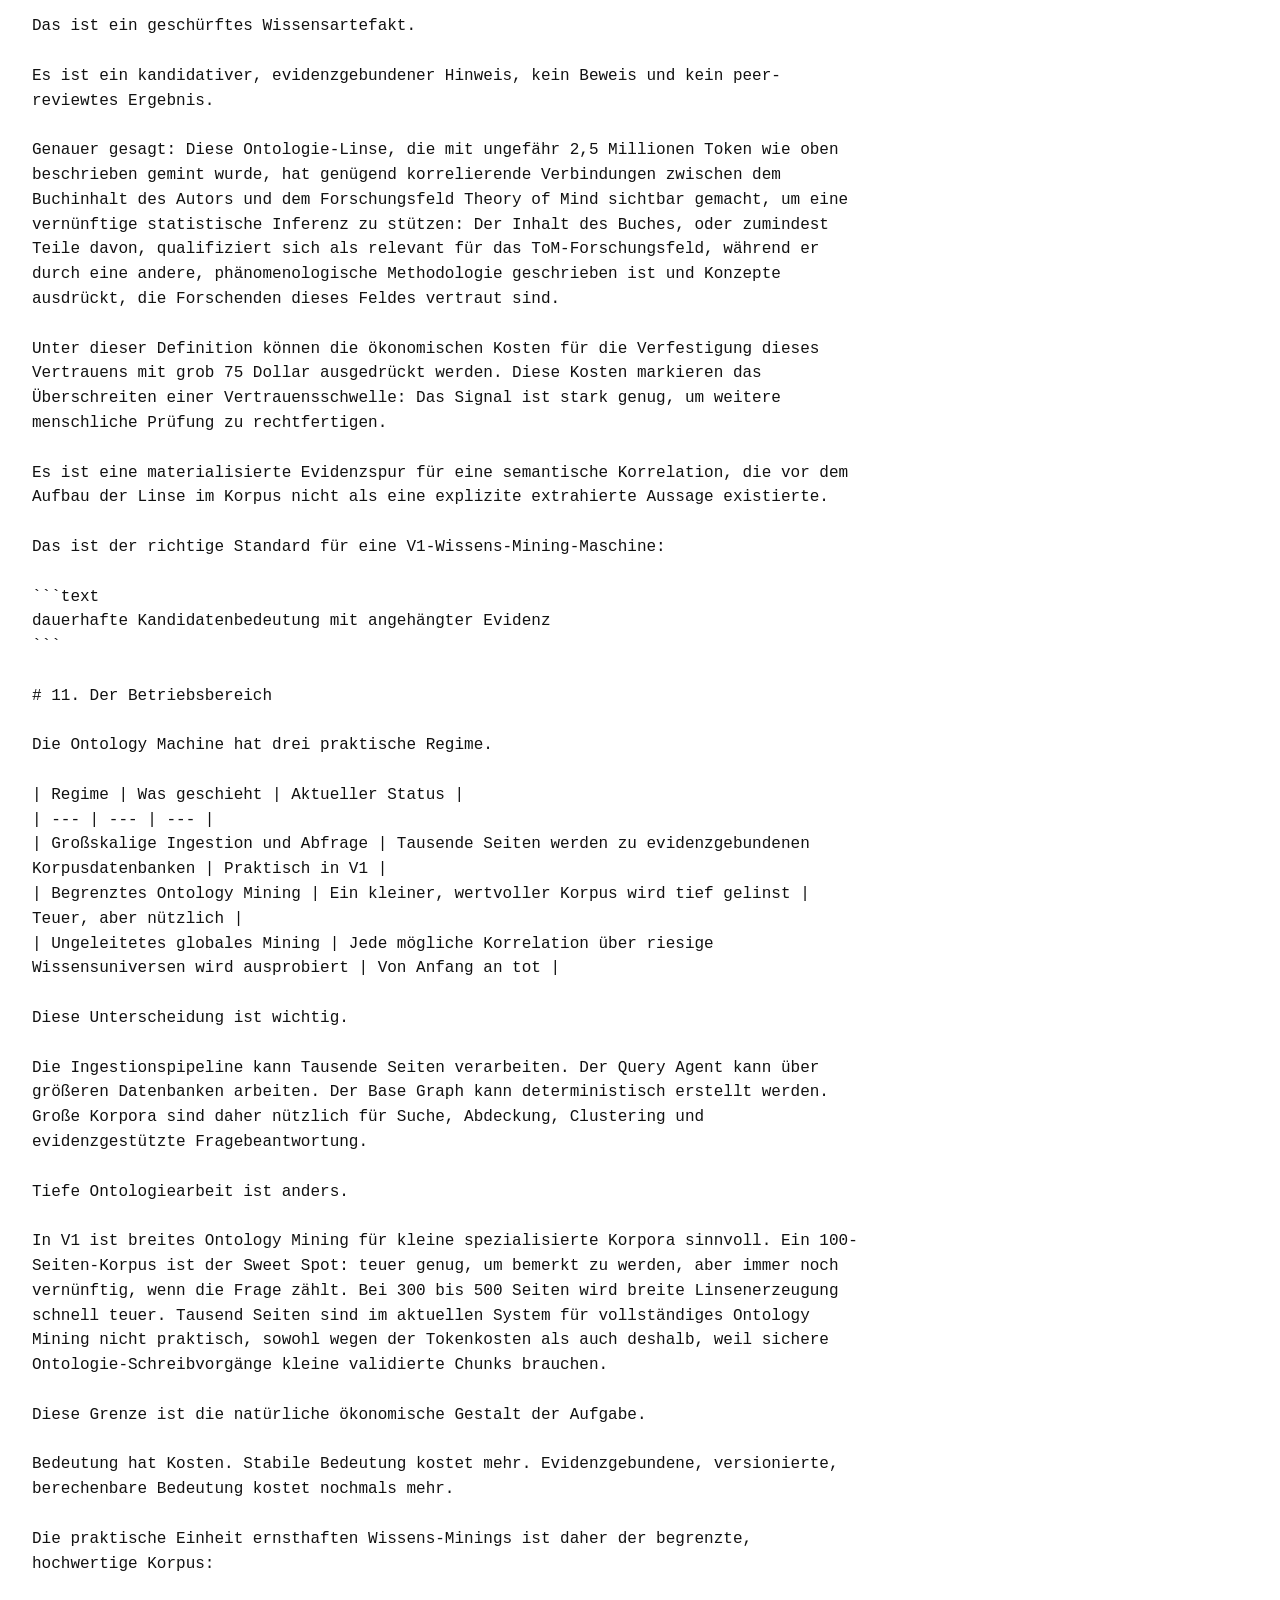
<file: paper/index.html>
<!doctype html>
<html lang="de">
<head>
<meta charset="utf-8">
<meta name="viewport" content="width=device-width, initial-scale=1">
<title>Menschlichen Verdacht berechenbar machen</title>
<meta name="description" content="Deutsches Paper von Norman Weiss ?ber die Ontology Machine, materialisierte Evidenz und gelenktes Wissens-Mining.">
<link rel="canonical" href="https://normanweiss.com/paper/">
<style>
body{margin:0;padding:2rem;max-width:86ch;background:#fff;color:#111;font:16px/1.55 ui-monospace,SFMono-Regular,Consolas,monospace}
pre{white-space:pre-wrap;word-wrap:break-word;margin:0}
</style>
</head>
<body>
<main>
<pre>---
title: &quot;Menschlichen Verdacht berechenbar machen&quot;
subtitle: &quot;Die Ontology Machine, materialisierte Evidenz und die Ökonomie gelenkten Wissens-Minings&quot;
date: &quot;Deutsche Übersetzung - Version 1.0 - Juni 2026&quot;
author: &quot;Norman Weiss&quot;
contact: &quot;norman_weiss@gmx.de&quot;
geometry: margin=1in
fontsize: 11pt

Repository der Ontology Machine: https://github.com/Sojemand/The-Ontology-Machine
Aktuelles Release: https://github.com/Sojemand/The-Ontology-Machine/releases/latest

---

# Zusammenfassung

Der Traum, dass künstliche Intelligenz alles liest und alles entdeckt, missversteht die Ökonomie der Suche.

Große Sprachmodelle können dort nützliche semantische Struktur erzeugen, wo gewöhnliche Software kein festes Schema anwenden kann. Sie können unordentliches Material prüfen, lokale Kategorien erschließen, Fragmente vergleichen, implizite Relationen erkennen und ein Vokabular für einen Bereich vorschlagen, der nicht im Voraus modelliert wurde. Genau dadurch wird KI für Wissens-Mining nützlich. Der mögliche Suchraum interessanter Korrelationen in großen Wissensuniversen bleibt jedoch zu groß für ungeleitetes globales Mining. Bessere Modelle und schnellere Chips senken lokale Kosten; sie schaffen den Suchraum nicht ab.

Praktisches Wissens-Mining braucht ein anderes Betriebsmodell. Ein Mensch, eine Theorie, ein Domänendruck, ein vorgelagertes System oder ein konkreter Verdacht muss den Suchraum zuerst zusammenbrechen lassen. Erst dann kann KI die reduzierte Welt mit Geduld bearbeiten: Sie kann Evidenz extrahieren, Fragmente vergleichen, Kandidatenrelationen aufbauen und das Ergebnis in ein evidenzgebundenes, versioniertes, berechenbares Artefakt schreiben.

The Ontology Machine ist eine funktionierende Open-Source-Referenzimplementierung dieses Musters. Sie verwandelt heterogene Dokumente in Korpusdatenbanken mit Evidenzspuren, kanonischen semantischen Frames, Quellenidentität, Embeddings, deterministischen Basisrelationen und persistenten Ontologie-Linsen. Eine Linse ist die Einheit geschürften Kandidatenwissens: eine berechenbare Perspektive auf dieselbe Evidenz, bestehend aus Begriffen, Knoten, Kanten, Assertionen und Evidenzlinks. Sie kann eine juristische Theorie, ein Audit-Anliegen, eine Peer-Review-Kritik, eine narrative Lesart, eine Korrekturschicht oder eine Forschungshypothese repräsentieren, ohne den Basiskorpus zu überschreiben.

Die praktische Formel ist einfach:

```text
menschlich gelenkter Kollaps des Suchraums
+ KI-getriebene Materialisierung von Evidenz
= ökonomisch mögliches Wissens-Mining
```

Dieses Positionspapier handelt davon, was nötig ist, um KI-basiertes Wissens-Mining real werden zu lassen: begrenzter Umfang, materialisierte Evidenz, persistente Interpretationsschichten und ein nüchterner Blick auf Kosten.

**Schlagwörter:** künstliche Intelligenz, Wissens-Mining, Ontologie, semantische Materialisierung, evidenzgebundene KI, epistemische Infrastruktur, Mensch-KI-Kollaboration, Dokumentenintelligenz, Ontologie-Linsen, Suchraumökonomie

# 1. Der falsche Traum

Die bequeme Fantasie des KI-Wissens-Minings klingt so:

```text
KI liest alles und entdeckt automatisch alles verborgene Wissen.
```

Diese Fantasie ist mächtig, weil sie eine echte Einsicht enthält. Modelle können Relationen sehen, die für gewöhnliche Software schwer zu sehen sind. Sie können über Sprache, Stil, Genre und Format hinweg arbeiten. Sie können nützliche Struktur erzeugen, bevor ein menschlicher Entwickler ein Schema definiert hat.

Aber die Fantasie scheitert auf der Ebene, die am meisten zählt: der Ökonomie des Suchraums.

Die Welt enthält nicht eine verborgene Relation, die höflich darauf wartet, gefunden zu werden. Sie enthält eine kombinatorische Explosion möglicher Dokumentgruppen, begrifflicher Frames, Entitätspaarungen, Zeitfenster, Kausalhypothesen, Analogien, Widersprüche und interpretativer Linsen. Die meisten dieser Kombinationen sind wertlos. Manche sind trivial. Manche sind falsch. Manche sind nur unter einer bestimmten Theorie interessant. Manche werden erst für eine bestimmte Person mit einer bestimmten Frage wertvoll.

Eine Maschine kann nicht jede mögliche Bedeutung per Brute Force schürfen. Sie kann nicht jede mögliche Linse über jeden möglichen Korpus in jedem möglichen Maßstab laufen lassen und der Menschheit anschließend eine saubere Liste von Entdeckungen überreichen. Das ist keine Intelligenz. Das ist eine Tombola mit mehr Losen, als irgendeine Ökonomie kaufen kann.

Das ist wichtig, weil die aktuelle Diskussion über KI semantische Fähigkeit oft mit ökonomischer Machbarkeit verwechselt. Ein Modell mag fähig sein, einen Mining-Schritt auszuführen. Daraus folgt nicht, dass das globale Mining-Programm tragfähig ist. Ein Werkzeug mag eine gute Linse über einen begrenzten Korpus bauen können. Daraus folgt nicht, dass vollständig automatische Entdeckung über alles Wissen unmittelbar bevorsteht.

Die erste ernsthafte These ist daher negativ:

```text
ungeleitetes globales Wissens-Mining ist kombinatorisch tot
```

Die zweite These ist positiv:

```text
geleitetes Wissens-Mining über materialisierte Evidenz ist jetzt möglich
```

Die Ontology Machine existiert im Raum zwischen diesen beiden Thesen.

Sie implementiert ein praktisches Muster: erst die Welt reduzieren, dann die reduzierte Welt minen und das Ergebnis so materialisieren, dass es den Chat-Turn überlebt.

# 2. Was hier als neues Wissen zählt

Die Formulierung &quot;neues Wissen&quot; ist gefährlich, weil sie zur Aufblähung einlädt.

Interessante Modellausgabe bleibt Gespräch, solange sie keine stabilen Evidenzlinks, Identifikatoren, Versionsgeschichte und inspizierbare Struktur erhält. Zusammenfassungen, gefühlte Relationen und kluge Absätze können nützlich sein, aber für sich genommen sind sie keine dauerhaften Wissensartefakte.

Für die Zwecke dieses Papiers hat eine geschürfte Wissensbehauptung eine strengere Form:

```text
eine semantische Relation oder Korrelation,
die nicht als direkt extrahierte Tatsache existierte,
unter einer expliziten interpretativen Prämisse erzeugt,
in eine Ontologie-Linse geschrieben,
mit Quellenevidenz verbunden,
als berechenbares Objekt versioniert,
später durch einen Menschen oder einen anderen Agenten inspizierbar
und durch hinreichende korrelierende Verbindungen zwischen Prämisse und Quelle gestützt,
sodass ihr unter einem definierten Regelwerk dafür,
was zur Bildung dieses Sigma-Werts beiträgt,
ein statistischer Sigma-Wert zugewiesen werden kann.
```

Ich verwende den Ausdruck Sigma-Wert im gewöhnlichen statistischen Sinn: als Maß dafür, wie weit ein Korrelationssignal unter einem definierten Modell über dem erwarteten Rauschen liegt. Eine geschürfte Relation wird damit evidenzgebunden, zählbar, vergleichbar und gegen eine explizite Baseline testbar.

Definiert man einen Schwellenwert dafür, was als inspizierenswerter Wert gilt, erhält man eine Metrik, die für zielgerichtete menschliche/KI-Ko-Reasoning-Systeme geeignet ist.

Diese Definition ist absichtlich bescheiden. Sie gibt der Behauptung einen prüfbaren Status, nicht automatische Wahrheit oder endgültige wissenschaftliche Autorität.

Sie sagt etwas Nützlicheres:

```text
die Behauptung hat ihren epistemischen Status verändert
```

Die Behauptung verlässt die Gesprächsebene und wird zu einer Kandidatenstruktur. Sie hat einen Frame, Evidenzlinks, Datenbankidentität, Versionszustand und nachgelagerte Adressierbarkeit. Sie kann angefochten, erweitert, mit anderen Linsen verglichen, verworfen, repariert, exportiert oder erneut gemint werden.

Das ist die entscheidende Schwelle.

Wissensentstehung beginnt, wenn eine mögliche Relation stabil genug wird, um inspiziert und verwendet zu werden, ohne dem Chatprotokoll als Quelle der Wahrheit vertrauen zu müssen.

Darum behandelt die Ontology Machine Ontologie-Linsen als dauerhafte Einheit geschürften Kandidatenwissens.

# 3. Die ökonomische Grenze

Ernsthaftes semantisches Mining hat reale Kosten.

Im Release-Material zu V1 enthält die Ontology Machine eine vorinstallierte Demo-Datenbank und zwei größere offizielle Beispiel-Datenbankpakete. Über diese Datenbanken hinweg umfasst das Beispielmaterial 4.652 Seiten. Die Verarbeitung dieser Seiten dauerte etwa drei Tage und kostete bei den im Juni 2026 verwendeten Modellpreisen ungefähr 272 USD. Die durchschnittlichen Ingestionskosten lagen bei ungefähr 5,8 Cent pro Seite.

Diese Zahlen beschreiben Ingestion und Materialisierung im Abfrage-Maßstab. Sie sind nützlich, weil sie zeigen, dass die Verwandlung von Tausenden Seiten in evidenzgebundene Korpusdatenbanken bereits praktisch ist.

Ontology Mining ist ein anderes Kostenregime.

Aus dem beobachteten Verhalten des V1 Ontology Agent ergibt sich: Eine kleine semantische Kette über etwa 5 Seiten kann grob 150.000 Token kosten. Die Erweiterung und Stabilisierung dieser Kette über etwa 10 Seiten kann grob 250.000 Token kosten. Eine ernsthafte Korpuslinse über 100 Seiten landet daher in der Größenordnung von 2,5 Millionen Token. Unter den Frontier-Modell-Kostenannahmen, die während der Release-Tests verwendet wurden, entspricht das ungefähr 75 USD für einen ernsthaften 100-Seiten-Wissens-Mining-Durchlauf, der eine einzelne Argument- und Korrelationskette zu einem Zielthema erzeugt.

Das sind keine universellen Benchmark-Zahlen. Es ist ein Kostenmodell der Größenordnung für die aktuelle Architektur und das aktuelle Modellverhalten.

Sie zeigen bereits die Gestalt des Problems:

```text
großskalige Ingestion und Abfrage sind billig genug, um praktisch zu sein;
tiefes linsenbasiertes Mining ist teuer und muss begrenzt werden.
```

Betrachten wir nun die größere Fantasie.

Angenommen, ein Mining-Durchlauf versucht, eine sinnvolle Korrelation über 10 Paper zu bauen. Wenn das Suchuniversum 447 Millionen Paper enthält, beträgt die Zahl möglicher ungeordneter 10-Paper-Mengen ungefähr:

```text
8,78 x 10^79
```

Das ist eine 80-stellige Zahl.

Bei 2,5 Millionen Token pro Durchlauf würde das Ausschöpfen dieses Suchraums ungefähr erfordern:

```text
2,19 x 10^86 Token
```

Bei 75 USD pro Durchlauf lägen die Kosten ungefähr bei:

```text
6,58 x 10^81 USD
```

Wenn ein Mining-Durchlauf 15 Minuten dauerte, würde ein vollständiger Durchgang durch alle 10-Paper-Kombinationen ungefähr dauern:

```text
2,5 x 10^75 Jahre
```

Das entspricht ungefähr:

```text
1,8 x 10^65 mal dem heutigen Alter des Universums
```

Die exakten Ziffern sind nicht der Punkt. Der Punkt ist der Kategorienfehler.

Der Suchraum liegt außerhalb jeder menschlichen Ökonomie.

Selbst die verankerte Variante, in der ein einzelnes Zielpaper fixiert wird und nur alle möglichen 9-Paper-Kontexte darum herum durchsucht werden, bleibt hoffnungslos. Im selben 447-Millionen-Paper-Universum enthält diese verankerte Suche immer noch ungefähr 1,96 x 10^72 mögliche Durchläufe und würde unter denselben Annahmen ungefähr 1,47 x 10^74 USD kosten.

Die praktische Frage lautet also nicht:

```text
Kann KI alles mögliche Wissen minen?
```

Die nützliche Frage lautet:

```text
Wer oder was lässt den Suchraum zusammenbrechen, bevor die KI mit dem Mining beginnt?
```

# 4. Der Mensch ist Teil des Suchalgorithmus

Human-in-the-loop-KI wird oft so diskutiert, als wäre der Mensch aus ethischem Komfort, wegen Geschmack, Aufsicht oder Haftungsmanagement einbezogen.

Diese Gründe können wichtig sein. Für praktisches Wissens-Mining ist der tiefere Grund jedoch rechnerisch.

Der Mensch wird Teil des Suchalgorithmus.

Ein Mensch bringt Verdacht, Relevanz, Erinnerung, Domänendruck, Irritation, Neugier, Geschmack, Theorie und die merkwürdige Fähigkeit mit, zu sagen:

```text
das riecht so, als gehörte es zu jenem
```

Er lässt den Suchraum zusammenbrechen.

Eine Journalistin entscheidet, dass drei Namen, zwei Rechnungen und ein vergessenes Treffen in dieselbe Frage gehören. Ein Forscher vermutet, dass ein philosophischer Text und ein kognitionswissenschaftlicher Begriff einander erhellen könnten. Eine Anwältin sieht, dass zwei harmlos wirkende Klauseln gefährlich werden, wenn man sie zusammen liest. Ein Auditor bemerkt, dass das schwache Signal nicht die Rechnung ist, sondern die Abwesenheit von Liefernachweisen um sie herum. Ein Gutachter spürt, dass Methode und Schlussfolgerung eines Papers durch eine verborgene Schwäche verbunden sind.

Diese Akte sind kein endgültiger Beweis. Sie sind Suchraumreduktion.

Sobald die Welt reduziert wurde, wird KI nützlich. Sie kann den reduzierten Raum geduldig verfolgen. Sie kann mehr Evidenz prüfen, als eine Person manuell prüfen möchte. Sie kann Fragmente vergleichen. Sie kann Identifikatoren stabil halten. Sie kann Begriffe, Knoten, Kanten und Assertionen vorschlagen. Sie kann Evidenz anhängen. Sie kann das Ergebnis in eine Linse schreiben.

Die Formel lautet daher:

```text
menschlich gelenkter Kollaps des Suchraums
+ KI-getriebene Materialisierung von Evidenz
= ökonomisch mögliches Wissens-Mining
```

Dies ist das praktische Muster, das die Ontology Machine implementiert.

# 5. Warum Chat nicht genügt

Der verbreitete Fehler besteht darin, die Modellantwort als Produkt zu behandeln.

Eine gute Antwort kann nützlich sein. Sie kann Zeit sparen. Sie kann in die richtige Richtung zeigen. Sie kann zusammenfassen, vergleichen, übersetzen und erklären. Aber ihr fehlen die Eigenschaften, die dauerhafte semantische Software braucht:

- stabile Identifikatoren,
- kanonische Kategorienamen,
- explizite Evidenzlinks,
- versionierte interpretative Frames,
- Mutationsgeschichte,
- inspizierbare Provenienz,
- wiederholbare Übergänge,
- Trennung zwischen Quellenevidenz, Extraktion, Interpretation und späteren Linsenbehauptungen.

Ohne diese Eigenschaften bleibt die semantische Schicht Nebel.

Ein späterer Agent kann nicht sicher wissen, ob eine Behauptung aus Quellenevidenz extrahiert, aus einem Korpus erschlossen, von einer Linse geschrieben, in einem früheren Chat-Turn halluziniert oder vom Nutzer als Theorie eingeführt wurde. Eine Datenbank kann kein ontologietragendes Artefakt werden, wenn die Ontologie nur ein Absatz in einem Chatprotokoll ist.

Der Unterschied ist einfach:

```text
Gespräch kann Bedeutung für einen Moment halten;
Systeme brauchen Bedeutung, die den Moment überlebt.
```

Die Antwort besteht nicht darin, zu verlangen, dass das Modell deterministisch wird. Das verlangt von der falschen Komponente die falsche Arbeit. Modelle sind nützlich, weil sie flexible semantische Struktur erzeugen können. Deterministische Software ist nützlich, weil sie härten, validieren, versionieren und speichern kann.

Das bessere Muster lautet:

```text
das Modell schlägt vor;
das System erdet, prüft, benennt, versioniert und speichert.
```

Dieser Übergang ist semantische Materialisierung.

# 6. Semantische Materialisierung

Semantische Materialisierung ist der Prozess, modellgenerierte Bedeutung in dauerhaften rechnerischen Zustand zu verwandeln.

Die Grundbewegung lautet:

```text
unordentliche Information
-&gt; Evidenzoberfläche
-&gt; semantische Generierung
-&gt; Validierung
-&gt; Kanonisierung
-&gt; Semantic Release
-&gt; Korpusdatenbank
-&gt; Ontologie-Linsen und späteres Mining
```

Am Anfang gibt es nur Aufzeichnungen: Dokumente, Scans, PDFs, Notizen, Briefe, Berichte, Kommentare, Tabellen, Fragmente oder Archive. Manche sind nativ digital. Manche sind bildartig. Manche sind sauber. Manche sind extraktionsfeindlich. Manche sind nur innerhalb einer lokalen Domäne bedeutungsvoll.

Nach der Materialisierung gibt es einen Korpuszustand mit Identität, Provenienz, Evidenzbildern, Rohextraktion, strukturierter Interpretation, normalisierten Feldern, Embeddings, deterministischen Basisrelationen und optionalen Ontologie-Linsen.

Das ist mehr als Extraktion.

Extraktion sagt:

```text
Hier ist, was das Modell gefunden hat.
```

Semantische Materialisierung sagt:

```text
Hier ist, wie instabile Interpretation zu evidenzgebundenem Zustand wurde,
und hier ist, wie dieser Zustand an zukünftiger Berechnung teilnehmen kann.
```

Das Modell bleibt zentral, während die Architektur die Last trägt, semantische Ausgabe inspizierbar zu machen.

Das ist die erste Bedingung für ernsthaftes Wissens-Mining.

# 7. Die Ontology Machine auf einer Seite

The Ontology Machine ist ein funktionierendes Open-Source-Softwareartefakt, gebaut um semantische Materialisierung und geleitetes Wissens-Mining.

Sie verwandelt heterogene Dokumente in Korpusdatenbanken und ermöglicht anschließend, persistente Ontologie-Linsen über derselben materialisierten Basis aufzubauen.

Die zentrale Dokumentenpipeline ist:

```text
Quelldatei
-&gt; Optimizer
-&gt; Interpreter
-&gt; Validator
-&gt; Normalizer
-&gt; Corpus Builder
-&gt; Korpusdatenbank
```

Die Modulnamen sind weniger wichtig als die Grenzen, die sie erzwingen.

Der Optimizer erzeugt eine minimale, evidenzorientierte Rohrepräsentation. Er vermeidet frühe semantische Urteile, weil falsche frühe Semantik nachgelagert teuer zu reparieren ist.

Der Interpreter lässt das Modell tun, worin das Modell gut ist: aus mehrdeutigem Material reichhaltige semantische Interpretation erzeugen. Sein Output geht anschließend in Validierung und Normalisierung ein, statt für sich genommen Endzustand zu werden.

Der Validator reduziert stilles Scheitern. Er prüft wichtige Werte, das Überleben von Zahlen und Daten, wo möglich, die Konsistenz zwischen Roh- und Strukturzustand, wo möglich, sowie Randfälle, die sichtbar bleiben sollten. Review-Flags sind abfragbare Unsicherheitsartefakte.

Der Normalizer bildet reichhaltige Interpretation auf das aktive Semantic Release ab. Ein Semantic Release ist das kanonische Vokabular und der Projektionsrahmen, unter dem ein Korpus materialisiert wird. Es definiert die gültigen Dokumenttypen, Kategorien, Feldcodes, Zeilentypen, Promotionsregeln und normalisierten Strukturen für diese Datenbank.

Der Corpus Builder schreibt die dauerhafte Datenbank. Er bewahrt Dokumente, Seitenbilder, Roh-Payloads, strukturierte Payloads, normalisierte Felder, Evidenzatome, Quelldokument-Identität, Embeddings, soweit vorhanden, deterministische Basisrelationen und die leere Ontologieschicht, die später Linsen aufnimmt.

Die resultierende Datenbank ist die semantische Zustandsoberfläche eines Korpus.

# 8. Die Korpusdatenbank ist das zentrale Artefakt

In dieser Architektur ist die Datenbank das Artefakt.

Sie enthält:

- Dokumente und Seiten,
- gerenderte Evidenzbilder,
- Rohextraktions-Payloads,
- strukturierte Interpretations-Payloads,
- normalisierte Felder und Zeilen,
- Klassifikationen und Promotions,
- Evidenzatome,
- Quelldokumentgruppen,
- Embeddings und Embedding-Chunks, soweit vorhanden,
- deterministische Basisrelationen,
- Ontologie-Linsen,
- Ontologiebegriffe, Knoten, Kanten, Assertionen und Evidenzlinks,
- Aktivierungs- und Versionszustand.

Das ist wichtig, weil es einem System erlaubt, von Behauptung zu Evidenz zu gehen.

Ein Nutzer oder Agent kann von einer Antwort zu einer Datenbankzeile gehen, von der Zeile zu einem Evidenzatom, vom Evidenzatom zu einem gerenderten Seitenbild und von dort zurück zur sichtbaren Quelle. Die gerenderte Quelle bleibt die sichtbare Evidenzoberfläche; die Datenbank trägt die Links, die materialisierte Behauptungen inspizierbar machen.

Die Evidenz muss sich nicht bewegen, damit Interpretation sich entwickeln kann.

Neue Linsen, Audit-Schichten, Korrekturschichten, Quelldokumentrelationen und geschürfte Strukturen können oberhalb der materialisierten Basis hinzugefügt werden, ohne die Evidenzspur zu zerstören. Derselbe Korpus kann juristische, finanzielle, historische, narrative, editorische, peer-review-bezogene oder investigative Lesarten tragen.

Das ist der zentrale architektonische Punkt:

```text
das System bewahrt den Unterschied zwischen Evidenz,
Extraktion, Interpretation und späterer Perspektive
```

Dieser Unterschied macht Wissens-Mining überlebensfähig.

# 9. Ontologie-Linsen sind die Einheit geschürften Wissens

Eine Ontologie-Linse ist eine persistente, berechenbare Perspektive auf denselben materialisierten Korpus.

Menschen tun das ganz natürlich. Eine Anwältin, ein Historiker, eine Buchhalterin, ein Journalist, eine Romanautorin, ein Gutachter und eine Auditorin können dasselbe Dokument lesen und unterschiedliche Strukturen sehen. Das Dokument hat sich nicht verändert. Der interpretative Frame hat sich verändert.

Traditionelle Software zwingt gewöhnlich einen Frame in ein Schema. Ist das Schema finanziell, verschwindet narrative Struktur. Ist es juristisch, verschwindet emotionales Muster. Ist es nur Rohtext, muss jede Interpretation zur Abfragezeit erneut rekonstruiert werden.

Ontologie-Linsen lösen dieses Problem, indem sie Interpretation persistieren lassen, ohne sie absolut zu setzen.

Eine Linse kann repräsentieren:

- eine juristische Theorie,
- ein Audit-Anliegen,
- eine Peer-Review-Kritik,
- eine Korrekturschicht,
- ein Risikomodell,
- ein Modell der Quellenzuverlässigkeit,
- eine narrative Analyse,
- eine Widerspruchskarte,
- einen Gedächtnisrelevanz-Frame,
- eine Forschungshypothese.

Die Regel lautet:

```text
die Linse überschreibt den Basiskorpus nicht;
die Linse erzeugt eine versionierte Behauptung darüber,
wie der Basiskorpus zu lesen ist
```

Wenn die Basismaterialisierung eine schwache Klassifikation enthält, kann eine Korrekturlinse sie markieren. Audit- und Peer-Review-Linsen werden zu strukturierten, evidenzgebundenen Interpretationen über Quellmaterial, statt dieses zu ersetzen.

Mehrere Linsen können koexistieren. Sie können übereinstimmen, konfligieren, sich überlappen oder unabhängig bleiben. Diese Uneinigkeit ist eines der Dinge, die die Architektur sichtbar machen soll.

Deshalb sind Linsen die Einheit geschürften Kandidatenwissens.

Eine Linse ist mehr als eine Antwort, eine Notiz oder ein Vektorsuchergebnis. Sie ist ein dauerhaftes semantisches Objekt, das zukünftige Menschen und Agenten inspizieren können.

# 10. Ein konkretes Mining-Artefakt

Die vorinstallierte Demo-Datenbank ist nützlich, weil sie klein genug ist, um verstanden zu werden, und groß genug, um nicht trivial zu sein.

Sie enthält ein einzelnes Quellwerk, das in 102 Seiten materialisiert wurde, und eine Theory-of-Mind-Linse über diesem Werk. Die Datenbank enthält:

| Artefakt | Anzahl |
| --- | ---: |
| Ontologie-Knoten | 66 |
| Assertionen | 39 |
| Kanten | 110 |
| Evidenzlinks | 87 |
| Ontologie-Embedding-Chunks | 226 |

Die Linse geht über Zusammenfassung hinaus und baut eine persistente semantische Lesart: Das Werk kann als phänomenologische Theory-of-Mind-Behandlung interpretiert werden, verschieden von klassischer Theory-of-Mind-Forschung, aber dennoch mit dem Problem verbunden, wie mentale Systeme mentale Systeme modellieren.

Das ist ein geschürftes Wissensartefakt.

Es ist ein kandidativer, evidenzgebundener Hinweis, kein Beweis und kein peer-reviewtes Ergebnis.

Genauer gesagt: Diese Ontologie-Linse, die mit ungefähr 2,5 Millionen Token wie oben beschrieben gemint wurde, hat genügend korrelierende Verbindungen zwischen dem Buchinhalt des Autors und dem Forschungsfeld Theory of Mind sichtbar gemacht, um eine vernünftige statistische Inferenz zu stützen: Der Inhalt des Buches, oder zumindest Teile davon, qualifiziert sich als relevant für das ToM-Forschungsfeld, während er durch eine andere, phänomenologische Methodologie geschrieben ist und Konzepte ausdrückt, die Forschenden dieses Feldes vertraut sind.

Unter dieser Definition können die ökonomischen Kosten für die Verfestigung dieses Vertrauens mit grob 75 Dollar ausgedrückt werden. Diese Kosten markieren das Überschreiten einer Vertrauensschwelle: Das Signal ist stark genug, um weitere menschliche Prüfung zu rechtfertigen.

Es ist eine materialisierte Evidenzspur für eine semantische Korrelation, die vor dem Aufbau der Linse im Korpus nicht als eine explizite extrahierte Aussage existierte.

Das ist der richtige Standard für eine V1-Wissens-Mining-Maschine:

```text
dauerhafte Kandidatenbedeutung mit angehängter Evidenz
```

# 11. Der Betriebsbereich

Die Ontology Machine hat drei praktische Regime.

| Regime | Was geschieht | Aktueller Status |
| --- | --- | --- |
| Großskalige Ingestion und Abfrage | Tausende Seiten werden zu evidenzgebundenen Korpusdatenbanken | Praktisch in V1 |
| Begrenztes Ontology Mining | Ein kleiner, wertvoller Korpus wird tief gelinst | Teuer, aber nützlich |
| Ungeleitetes globales Mining | Jede mögliche Korrelation über riesige Wissensuniversen wird ausprobiert | Von Anfang an tot |

Diese Unterscheidung ist wichtig.

Die Ingestionspipeline kann Tausende Seiten verarbeiten. Der Query Agent kann über größeren Datenbanken arbeiten. Der Base Graph kann deterministisch erstellt werden. Große Korpora sind daher nützlich für Suche, Abdeckung, Clustering und evidenzgestützte Fragebeantwortung.

Tiefe Ontologiearbeit ist anders.

In V1 ist breites Ontology Mining für kleine spezialisierte Korpora sinnvoll. Ein 100-Seiten-Korpus ist der Sweet Spot: teuer genug, um bemerkt zu werden, aber immer noch vernünftig, wenn die Frage zählt. Bei 300 bis 500 Seiten wird breite Linsenerzeugung schnell teuer. Tausend Seiten sind im aktuellen System für vollständiges Ontology Mining nicht praktisch, sowohl wegen der Tokenkosten als auch deshalb, weil sichere Ontologie-Schreibvorgänge kleine validierte Chunks brauchen.

Diese Grenze ist die natürliche ökonomische Gestalt der Aufgabe.

Bedeutung hat Kosten. Stabile Bedeutung kostet mehr. Evidenzgebundene, versionierte, berechenbare Bedeutung kostet nochmals mehr.

Die praktische Einheit ernsthaften Wissens-Minings ist daher der begrenzte, hochwertige Korpus:

- ein Peer-Review-Paket,
- ein fokussiertes Paper-Set,
- ein Buch,
- ein juristisches Fallbündel,
- ein Forschungsteilgebiet,
- eine Beschaffungsstichprobe,
- eine Medienwoche,
- ein investigatives Dossier,
- ein sorgfältig ausgewählter interdisziplinärer Vergleich.

Kleine spezialisierte Korpora sind der Ort, an dem die Ökonomie real wird.

# 12. Warum die Architektur nicht dekorativ ist

Es ist verführerisch zu sagen: Wenn es um Wissens-Mining geht, warum überhaupt über Architektur sprechen?

Weil die geschürfte Relation ohne Architektur keinen Ort hat, an dem sie leben kann.

Eine Chatantwort ist zu weich. Ein roher Vektorspeicher ist zu flach. Ein normales Datenbankschema ist zu starr. Eine One-shot-Extraktionspipeline ist zu brüchig. Ein frei schreibender Agent mit Datenbankzugriff ist zu gefährlich.

Wissens-Mining braucht einen Stack, der unterschiedliche epistemische Schichten getrennt halten kann:

| Schicht | Was sie ist | Status |
| --- | --- | --- |
| Evidenzoberfläche | Gerendertes Seitenbild, Quellenartefakt, Rohquelle | Erdungsschicht |
| Rohextrakt | Maschinenlesbare Extraktion ohne Domänensemantik | Evidenznah, aber fehlbar |
| Strukturierte Interpretation | LLM-erzeugte semantische Struktur | Reichhaltig, aber fluid |
| Validierungszustand | Prüfungen, Fehlschläge, Review-Flags, Konfidenzmarker | Reduktion von Mehrdeutigkeit |
| Normalisierter Zustand | Kanonische Form unter aktivem Semantic Release | Versionierter Systemzustand |
| Base Graph | Deterministische Seiten-/Quellen-/Dokumentstruktur | Wiederaufbaubar, wo Identität existiert |
| Ontologie-Linse | Persistente interpretative Schicht über dem Korpus | Versioniert und revidierbar |
| Agentenantwort | Gesprächsnutzung von Korpus und Linsen | Am wenigsten stabil; muss Quellen auflösen |

Dieser Stack erlaubt dem System zu sagen:

- dies ist sichtbare Quellenevidenz,
- dies ist aus Evidenz extrahiert,
- dies ist von einem Modell interpretiert,
- dies hat Validierung bestanden oder nicht bestanden,
- dies ist unter Release X normalisiert,
- dies ist eine deterministische Relation,
- dies ist eine Linsenbehauptung,
- dies ist abgeleitet und sollte als abgeleitet behandelt werden.

Die Architektur macht Modellausgabe weniger glitschig.

Das ist der ganze Punkt.

# 13. Der Agent sollte nicht Eigentümer der Wahrheit sein

Eine zweite Lehre der Ontology Machine ist, dass agentische Software verlässlicher wird, wenn der Agent nicht die Quelle der Prozesswahrheit ist.

Frühe Designs gaben dem Agenten zu viele Werkzeuge und zu viel Verantwortung. Der Agent musste planen, Zustand merken, Werkzeuge routen, Fehler behandeln, Workflow-Fortschritt verwalten, den Nutzer nach fehlenden Eingaben fragen und das Ergebnis erklären. Dieses Design scheiterte aus vorhersehbaren Gründen. Tool Calls wurden zu Kontextlärm. Nutzerintention verdünnte sich über mehrere Turns. Der Agent verlor den Überblick darüber, wo der Workflow tatsächlich stand.

Die finale V1-Architektur verwendet einen Semantic Control Kernel.

Das Muster lautet:

```text
Nutzer äußert Intention
-&gt; Agent wählt einen geregelten Workflow
-&gt; Kernel besitzt Zustand, Blocker, Dialoge, Fortschritt, Resume, Recovery und Receipts
-&gt; Owner-Module führen die eigentlichen Mutationen aus
-&gt; Agent erklärt das Ergebnis
```

Der Agent erhält keinen beliebigen Schreibzugriff auf die Maschine. Er ist eine nutzerseitige Intentions- und Erklärungsoberfläche. Der Kernel besitzt den Workflow-Zustand. Der Normalizer besitzt die Gültigkeit des Semantic Release. Der Corpus Builder besitzt die Datenbankmaterialisierung. Der Orchestrator besitzt Pipeline-Laufzeit und Konfigurationsoberflächen. Der Ontology Agent schreibt nur unter Validierungsbeschränkungen in die Ontologieschicht.

Für Wissens-Mining ist das wichtig, weil Linsenerzeugung zustandsbehaftet ist. Sie umfasst das Lesen von Evidenz, das Erzeugen von Begriffen, das Schreiben von Knoten, den Aufbau von Kanten, das Anhängen von Evidenzlinks, das Validieren von Referenzen, das Reparieren gescheiterter Schreibvorgänge und das Bewahren des Unterschieds zwischen Basismaterial und späterer Interpretation.

Ein Modell kann die Struktur vorschlagen. Man sollte ihm nicht als Workflow-Ledger vertrauen.

Dasselbe Prinzip gilt auf der Schreibschicht. Der Ontology Agent überschreibt den Basiskorpus nicht. Wenn er einen vermuteten Fehler findet, kann er eine Korrekturlinse erzeugen. Wenn er ein verdächtiges Muster sieht, kann er eine Audit-Linse erzeugen. Wenn er eine Theorie bildet, kann er diese Theorie in eine Linse schreiben. Die Evidenzspur der Basis bleibt jedoch intakt.

Das ist die sichere Version von Macht:

```text
nicht den Kanon umschreiben,
sondern prüfbare semantische Schichten darüber bauen
```

# 14. Wofür das nützlich ist

Die oberflächliche Lesart lautet, dass die Ontology Machine jemanden Fragen über PDFs stellen lässt.

Der tiefere Punkt ist, dass sie einen Dokumentenhaufen in einen maßgeschneiderten semantischen Korpus verwandeln, die Evidenzspur intakt halten und Menschen wie KI anschließend persistente Wissensschichten darüber bauen lassen kann.

Die Anwendungsfälle teilen dasselbe Skelett:

1. Es gibt einen unordentlichen Dokumentenhaufen.
2. Dieser Dokumentenhaufen passt nicht in ein generisches Schema.
3. Der Nutzer braucht ein domänenspezifisches Semantic Release.
4. Das Ergebnis muss evidenzgebunden bleiben.
5. Der Nutzer braucht mehr als eine Perspektive auf dieselben Fakten.
6. Diese Perspektiven müssen über eine Chatantwort hinaus persistieren.
7. Menschen und KI sollen beide auf dem Ergebnis aufbauen können.

Mehrere Fälle machen den Wert offensichtlich.

## 14.1 Peer Review als berechenbares Wissen

Peer Review ist gewöhnlich Prosa, die an Autorität gebunden ist. Ein Gutachter schreibt Kritik in ein PDF, eine E-Mail, ein Formular oder ein Kommentarfeld. Die Kritik kann gut sein, aber sie ist nicht leicht vergleichbar, versionierbar, abfragbar oder wiederverwendbar.

Mit semantischer Materialisierung können Paper, Supplement-Material, Reviews, Autorenantworten, Revisionen und editorische Entscheidungen zu einem evidenzgebundenen Korpus werden. Jeder Gutachter kann dann eine Linse über derselben materialisierten Basis erzeugen:

- Methodenlinse,
- Statistiklinse,
- Neuheitslinse,
- Literatur-Lücken-Linse,
- Replikationsrisiko-Linse,
- Revisionsantwort-Linse.

Die Gutachterlinse ist eine berechenbare Interpretation der Evidenz.

Das macht neue Fragen möglich:

- Wo stimmen Gutachter überein?
- Wo widersprechen sie einander?
- Welche Einwände sind evidenzgebunden?
- Welche Einwände sind theoretisch?
- Welche Einwände sind Geschmack oder Autorität?
- Welche Kritik überlebt die Revision?
- Welche Schwächen wiederholen sich über viele Paper hinweg?

Das stärkere Ziel lautet:

```text
Peer Review wird berechenbar, ohne automatisch zu werden
```

Menschliches Urteil bleibt menschliches Urteil, aber das Ergebnis wird zu einem strukturierten Artefakt, das spätere Menschen und Maschinen inspizieren können.

## 14.2 Legal Discovery und Fallgedächtnis

Juristische Korpora sind für dieses Muster gebaut.

Verträge, E-Mails, Rechnungen, Zeugenaussagen, Schriftsätze, Anlagen, interne Memos, Richtlinien, Vergleichsentwürfe, Sitzungsprotokolle und gescannte Dokumente können zu einem evidenzgebundenen Korpus werden.

Ein juristisches Team kann Linsen bauen wie:

- Kläger-Theorie,
- Verteidigungs-Theorie,
- Widerspruchskarte,
- Karte der Zeugenverlässlichkeit,
- Ereigniszeitlinie,
- Karte verletzter Verpflichtungen,
- Settlement-Leverage-Karte.

Dieselbe Evidenz kann durch gegensätzliche juristische Strategien betrachtet werden, ohne den zugrunde liegenden Korpus umzuschreiben. Eine Falltheorie-Linse kann mit einer gegnerischen Falltheorie-Linse gegen dieselbe Evidenzoberfläche verglichen werden.

Das ist nützlicher als ein Chatbot, der lediglich juristische Fragen aus PDFs beantwortet.

## 14.3 Unternehmensprüfung, Beschaffung und Betrugserkennung

Bestellungen, Rechnungen, Lieferscheine, E-Mails, Quittungen, Freigaben, Zahlungsexporte und Lieferantenstammdaten können zu einem lokalen Geschäftskorpus werden.

Die Machine kann sichtbar machen:

- Abweichungen zwischen Rechnung, Bestellung und Versand,
- fehlende Liefernachweise,
- ungewöhnliche Freigabeketten,
- wiederkehrende Lieferantenanomalien,
- doppelt wirkende Transaktionen,
- Preisdrift,
- wiederholte manuelle Overrides,
- Muster verspäteter Lieferung,
- Entitäten, die über nicht zusammengehörige Dokumentgruppen hinweg erscheinen.

Der Ontology Agent kann Audit-Linsen erzeugen:

- Hochrisiko-Lieferantenlinse,
- Fehlende-Evidenz-Linse,
- Verdächtiges-Timing-Linse,
- Beschaffungsleckage-Linse,
- Doppelte-Zahlung-Verdachtslinse,
- Richtlinienverstoß-Linse.

Die buchhalterische Quelltatsache bleibt unberührt. Die Audit-Linse sagt: Diese umgebende Evidenz ist schwach, widersprüchlich, ungewöhnlich oder prüfenswert.

Diese Unterscheidung zählt.

## 14.4 Investigativer Journalismus und OSINT

Eine Journalistin oder ein Ermittler beginnt selten mit einem sauberen Schema. Das erste Problem ist oft nicht &quot;Was ist die Antwort?&quot;, sondern &quot;Was ist überhaupt in diesem Archiv?&quot;

Die Machine kann aus Stichproben ein Custom Release erzeugen, das Archiv ingestieren, einen Base Graph bauen und den Query Agent Abdeckung, schwache Stellen, Akteure, Dokumente, wiederholte Formulierungen, verdächtige Cluster oder fehlende Evidenz sichtbar machen lassen.

Der Ontology Agent kann anschließend Linsen bauen wie:

- Akteur-/Ereigniskarte,
- Geldfluss-Linse,
- interne Widerspruchslinse,
- Dokumenten-Authentizitätsbedenken-Linse,
- Zeitlinienlinse,
- Quellenvertrauenslinse,
- Offene-Fragen-Linse.

Der Punkt ist, dass jede Behauptung durch Quelldokumente, Seitenbilder, Evidenzatome und eine persistente Linse gestützt werden kann, die angefochten werden kann.

## 14.5 Forschungsstapel und lebende Literaturreviews

Eine Forscherin kann Paper, Notizen, Datensatzbeschreibungen, Code-Dokumentation, Reviews, Annotationen, Kapitelentwürfe und Korrespondenz ingestieren.

Ein feldspezifisches Release kann die lokale semantische Struktur erfassen. Ein Historiker braucht nicht dieselbe Taxonomie wie eine Chemikerin. Ein Medienwissenschaftler braucht nicht dieselbe Taxonomie wie eine Rechtstheoretikerin.

Ontologie-Linsen können repräsentieren:

- Literaturkarte,
- Methodenkarte,
- Theorieabstammung,
- Dissensgraph,
- Evidenzstärke,
- offene Fragen,
- Replikationsbedenken,
- Zitationscluster,
- &quot;Paper X durch Theorie Y&quot;-Linse.

Das Ergebnis ist ein berechenbarer semantischer Korpus mit angehängter Evidenz, jenseits eines Ordners voller markierter PDFs.

## 14.6 Literatur, Storycraft und editorische Chirurgie

Dieselbe Architektur funktioniert für kreatives Material.

Ein Roman, Drehbuch, Spielskript oder Manuskript kann materialisiert und anschließend durch mehrere Linsen gelesen werden:

- Story-Struktur-Linse,
- Figuren-Handlungsfähigkeit-Linse,
- Pacing-Linse,
- Leserfahrungs-Linse,
- erbarmungslose-Editor-Linse,
- Genre-Konventions-Linse,
- Adaptions-Linse.

Die schwache Frage lautet: &quot;Ist meine Geschichte gut?&quot; Das lädt zu Schmeichelei und Rauschen ein.

Die stärkere Frage lautet: &quot;Welche Struktur ist tatsächlich vorhanden, wo funktioniert sie, wo stockt sie, und welche Evidenz stützt diese Lesart?&quot;

Das ist eine bessere Maschine.

# 15. Warum kleine Korpora großen Wert erzeugen können

Die Ökonomie des Wissens-Minings ist nicht linear zur Seitenzahl. Sie hängt am Wert der Frage, an der Dichte relevanter Evidenz und an der Qualität der Suchraumreduktion.

Ein 50-seitiges juristisches Paket kann mehr wert sein als eine Million zufälliger Dokumente. Ein 20-seitiges Peer-Review-Bündel kann eine entscheidende methodische Schwäche enthalten. Ein 100-seitiges Buch kann eine neue interpretative Linse stützen. Eine 30-seitige Beschaffungsstichprobe kann eine wiederkehrende Anomalie offenbaren. Eine Handvoll Paper kann wertvoll werden, wenn der Mensch bereits vermutet, dass sie zusammengehören.

Das ist der zentrale strategische Punkt.

Die Zukunft praktischen Wissens-Minings ist nicht eine globale Maschine, die alle möglichen Korrelationen durchmahlt. Sie besteht aus vielen begrenzten Mining-Operationen über hochwertige reduzierte Welten.

Diese Welten können reduziert werden durch:

- menschliche Neugier,
- juristische Strategie,
- Audit-Druck,
- journalistischen Verdacht,
- Forschungstheorie,
- institutionellen Bedarf,
- vorgelagerte Suchsysteme,
- Sampling,
- domänenspezifische Taxonomien,
- frühere Linsen.

Jede Reduktion macht das Mining-Problem weniger absurd.

Hier wird auch die Ökonomie nützlich. Ein Mining-Durchlauf für 75 USD ist teuer, wenn die Frage beiläufig ist. Er ist billig, wenn er einen juristischen Widerspruch, ein Audit-Risiko, eine Forschungsbeziehung, eine wiederkehrende methodische Schwäche oder ein verborgenes Muster in einem wertvollen Korpus sichtbar macht.

Die richtige ökonomische Frage lautet nicht:

```text
Wie viel kostet es pro Seite?
```

Die bessere Frage lautet:

```text
Welchen Wert hat eine stabilisierte semantische Struktur in diesem Korpus?
```

Wenn die Antwort &quot;fast nichts&quot; lautet, sollte man nicht minen. Man sollte den Korpus abfragen und weitergehen.

Wenn die Antwort lautet: &quot;Diese Relation verändert, was wir wissen, behaupten, prüfen, beweisen, reviewen oder bauen können&quot;, dann können die Kosten trivial sein.

# 16. Der Knowledge Miner als ökonomische Rolle

Geleitetes Wissens-Mining impliziert eine neue professionelle Funktion: den Knowledge Miner.

Die zentrale Fähigkeit ist Suchraumkollaps unter ökonomischem Druck. Der Miner entscheidet, welcher Verdacht verfolgenswert ist, welcher Korpus klein genug zum Minen ist, welche interpretative Linse wertvoll ist und wann der erwartete Wert einer geschürften Relation den Tokenverbrauch rechtfertigt.

Diese Rolle lässt sich ökonomisch messen. Ein Mining-Durchlauf hat Kosten: Modelltoken, menschliche Zeit, Infrastruktur und operatives Risiko. Er hat auch einen möglichen Ertrag: juristischer Hebel, Audit-Einsparungen, Forschungsbeschleunigung, Betrugserkennung, Prozessverbesserung, strategische Einsicht oder institutionelles Gedächtnis. Die relevante Metrik ist daher einfach:

```text
geschaffener Wert / Mining-Kosten
```

Ein Miner, der mehr ausgibt, als die geschürfte Struktur wert ist, vernichtet Wert. Ein Miner, der teure semantische Berechnung in größeren juristischen, wissenschaftlichen, operativen oder finanziellen Gewinn verwandelt, erzeugt Wert.

Das verändert auch das Beschäftigungsargument rund um KI. Wenn ungeleitetes globales Mining ökonomisch unmöglich ist, dann ist der Engpass nicht die Maschine, die alles liest. Der Engpass ist die menschliche Fähigkeit, wertvolle reduzierte Welten auszuwählen. Der Suchraum möglicher Verdachtsmomente, Korpora, Linsen, Vergleiche, Widersprüche, Anomalien, juristischer Theorien, Audit-Risiken, Forschungsbrücken und institutioneller Erinnerungen ist praktisch unerschöpflich. Es ist kein kleines Feld, das Automatisierung einfach fertig bearbeiten könnte.

In diesem Sinn schließt KI den Arbeitsmarkt für Wissensarbeit nicht. Sie öffnet eine neue Grenze ökonomisch begrenzter kognitiver Arbeit. Millionen Menschen könnten jahrelang unterschiedliche reduzierte Welten minen, ohne den Raum auszuschöpfen, weil der Raum nicht &quot;alle Dokumente&quot; ist. Er besteht aus allen wertvollen Weisen, zu fragen, warum bestimmte Dokumente zusammengehören könnten.

Die knappe menschliche Fähigkeit ist nicht das Tippen von Prompts, sondern das Erkennen wertvoller reduzierter Welten, bevor die Maschine beginnt, Token zu verbrennen. Der Knowledge Miner wird zu einem ökonomischen Operator gelenkter Kognition: jemand, der menschlichen Verdacht in begrenzte Maschinenarbeit und begrenzte Maschinenarbeit in inspizierbaren Wert verwandelt.

Dieses Feld braucht keine AGI. Aktuelle Modelle sind bereits fähig genug, realen ökonomischen Wert zu erzeugen, wenn sie in begrenzte, evidenzbewusste Mining-Schleifen gesetzt werden. Die Industrie spricht oft so, als hinge der nächste ökonomische Sprung davon ab, Modelle intelligenter zu machen. Wissens-Mining legt einen anderen Weg nahe: die bereits verfügbare Intelligenz bewusster verwenden, Inferenz dort ausgeben, wo der reduzierte Suchraum sie rechtfertigt, und diesen Verbrauch in dauerhafte semantische Artefakte verwandeln. Zwischen gewöhnlicher Chatassistenz und künstlicher allgemeiner Intelligenz liegt ein riesiges untergenutztes Feld, und es ist jetzt offen.

Weil der Suchraum praktisch unendlich ist, können Tokenkosten niemals &quot;zu billig&quot; werden. Günstigere Inferenz erschöpft das Feld nicht. Sie öffnet mehr davon. Niedrigere Tokenkosten bedeuten größere Korpora, breitere Linsen, mehr Vergleichsdurchläufe, tiefere Validierung und mehr Grenzfragen, bei denen sich der Verbrauch lohnt.

Die Balance bleibt dieselbe: Tokenverbrauch muss durch geschaffenen Wert gerechtfertigt sein. Billigere Token verschieben diese Grenze lediglich nach außen. Sie rücken Wissensentstehung näher an Null-Inferenzkosten und erweitern zugleich den ökonomisch praktischen Suchraum.

# 17. Was sich ändert, wenn dieses Muster funktioniert

Wenn dieses Muster funktioniert, werden mehr Formen menschlichen Urteils berechenbar, ohne automatisch zu werden.

Eine juristische Theorie kann zu einer Linse werden. Ein Peer-Review-Einwand kann zu einer Linse werden. Der Verdacht einer Journalistin kann zu einer Linse werden. Die Interpretation eines Lesers kann zu einer Linse werden. Der Zweifel einer Auditorin kann zu einer Linse werden. Eine Forschungshypothese kann zu einer Linse werden.

Das verändert das Nachleben menschlichen Urteils.

Normalerweise stirbt Urteil in Prosa. Es wird zu einem Absatz, Kommentar, Memo, Randvermerk, PDF-Highlight, Slack-Thread, einer E-Mail oder einer vergessenen Bemerkung im Meeting. Ein Teil davon wird erinnert. Das meiste wird unrecoverable noise.

Eine Linse gibt Urteil eine Struktur:

- was behauptet wird,
- unter welchem Frame,
- verbunden mit welcher Evidenz,
- gegen welches Quellobjekt,
- in Relation zu welchen anderen Behauptungen,
- mit welchem Versionszustand,
- verfügbar für welchen späteren Agenten oder Menschen.

Das verändert auch institutionelles Gedächtnis.

Organisationen mangelt es oft nicht an Dokumenten. Ihnen fehlen berechenbare Relationen zwischen Dokumenten, Behauptungen, Interpretationen und Evidenz. Ihnen fehlt ein Weg, den Unterschied zu bewahren zwischen dem, was geschah, dem, was extrahiert wurde, dem, was erschlossen wurde, dem, was jemand glaubte, dem, was jemand beanstandete, und dem, was sich später als wichtig erwies.

Ontologie-Linsen sind eine Weise, diese Unterschiede zu bewahren.

Darum ist die Ontology Machine Dokumentenintelligenz als epistemische Infrastruktur.

# 18. Grenzen und Fehlermodi

Die Ontology Machine schafft Fehler nicht ab.

Modelle bleiben fehlbar. Validierung, Evidenzlinks, Kanonisierung und Review-Flags reduzieren stilles Scheitern; sie erzeugen keine Unfehlbarkeit.

Die Qualität der Taxonomie zählt. Ein schwaches Semantic Release kann einen Korpus in schwache Kategorien materialisieren. Custom-Release-Erzeugung hilft, bleibt aber modellassistiert und stichprobenabhängig.

Ontologie-Linsenerzeugung ist keine Magie. Sie ist ein interaktiver Mensch-KI-Ko-Erzeugungsprozess. Große Linsen können mehrere Turns, Validierung, Reparatur und Nutzerführung erfordern.

Das aktuelle System hat Formatgrenzen. In V1 sind Excel und CSV keine First-Class-Ingestionsrouten. Tabellenkalkulationen sind nicht bloß Textdateien. Sie sind dichte, menschenlesbare Ansichten über mathematische und relationale Strukturen. Eine universelle Route würde zusätzliche Kompression, Heuristiken oder Blueprint-artige Extraktion benötigen.

Das Ontologie-Schreibmodell ist absichtlich beschränkt. Der Agent schreibt in validierten Chunks, weil einem nichtdeterministischen Modell nicht vertraut werden kann, riesige beliebige Datenbankmutationen sicher auszuführen. Das erhöht Kosten und verlangsamt breite Linsenerzeugung, schützt aber den Korpus.

Die Architektur kann auch schlechte Interpretation bewahren. Eine verzerrte Linse, eine schwache Taxonomie oder ein irreführender Audit-Frame kann persistent werden. Die Antwort ist nicht, Interpretation zu verstecken. Die Antwort ist, Evidenz, Frame, Version und Ableitung sichtbar zu halten.

Das System sollte als inspizierbares Artefakt und Architekturmuster beurteilt werden, nicht als universeller Anspruch auf Extraktionsqualität auf dem Stand der Technik.

Es ist eine Maschine für geleitetes Mining über materialisierte Evidenz.

# 19. Die Position auf einer Seite

Die nützliche Position lautet:

1. LLMs können semantische Struktur erzeugen, wo gewöhnliche Software kein Schema hat.
2. Modellausgabe ist kein dauerhafter Zustand.
3. Dauerhafte semantische Software braucht Materialisierung: Evidenz, Validierung, Kanonisierung, Versionierung und Datenbankzustand.
4. Wissens-Mining ist nur möglich, nachdem der Suchraum zusammengebrochen wurde.
5. Der Mensch ist keine Dekoration; der Mensch ist Teil des Suchalgorithmus.
6. Der Output ernsthaften Minings ist keine Chatantwort, sondern eine evidenzgebundene Kandidatenstruktur.
7. In der Ontology Machine ist diese Struktur eine Ontologie-Linse.
8. Kleine spezialisierte Korpora sind die natürliche ökonomische Einheit tiefen Minings.
9. Große Korpora sind für Ingestion und Abfrage praktisch, aber breites Ontology Mining muss begrenzt werden.
10. Das Versprechen ist nicht automatische Entdeckung über alles Wissen. Das Versprechen ist geleitete Entdeckung über reduzierte Welten.

Der falsche Traum lautet:

```text
KI liest alles und entdeckt alles.
```

Das arbeitsfähige Muster lautet:

```text
ein Mensch oder vorgelagertes System reduziert die Welt;
KI mint die reduzierte Welt;
das Ergebnis wird als evidenzgebundener Zustand materialisiert.
```

Das ist der praktische Weg.

# 20. Fazit

Die Ontology Machine begann als Architektur für semantische Materialisierung. Diese Architektur bleibt wichtig, aber sie ist nicht der tiefste Punkt.

Der tiefere Punkt ist, dass Wissens-Mining eine ökonomische Gestalt hat.

Ungeleitetes Mining über große Wissensuniversen ist von Anfang an tot. Es kollabiert unter Kombinatorik, bevor es nützlich werden kann. Stärkere Modelle, billigere Token und schnellere Hardware zählen nur, wenn sie helfen, einen reduzierten Suchraum zu erzeugen oder auszunutzen.

Praktisches Mining braucht ein gekoppeltes System.

Ein Mensch, eine Theorie, eine Institution, eine vorgelagerte Suche, Domänendruck oder ein konkreter Verdacht reduziert die Welt. KI mint anschließend innerhalb dieser reduzierten Welt. Semantische Materialisierung verwandelt das Ergebnis in dauerhaften Zustand. Ontologie-Linsen bewahren Kandidatenwissen und halten Interpretation zugleich als Interpretation sichtbar.

Das ist das Versprechen der Ontology Machine: eine Maschine, die menschlichen Verdacht zu berechenbarer Evidenz werden lässt.

# Appendix: Status des Artefakts und Links

The Ontology Machine V1 ist als Open-Source-Softwareartefakt und Referenzimplementierung veröffentlicht. Das Paper formuliert die Position. Das Artefakt ist der Ort, an dem die Position inspizierbar wird.

- Repository: `https://github.com/Sojemand/The-Ontology-Machine`
- Installer: `https://github.com/Sojemand/The-Ontology-Machine/releases/latest`
- Dokumentation: `https://github.com/Sojemand/The-Ontology-Machine/tree/main/The%20Machine%20Doku%20PDF`
- Beispielartefakte: `https://github.com/Sojemand/The-Ontology-Machine/releases/tag/v1.0.0`
- Lizenz: `https://github.com/Sojemand/The-Ontology-Machine/blob/main/LICENSE`
- Kontakt / Autorenseite: `normanweiss.com`

# Nachwort: KI, Slop und materialisierte Arbeit

In diesem Text liegt eine offensichtliche Ironie.

Dieses Positionspapier wurde mit KI-Unterstützung entworfen. Es beschreibt eine Maschine, deren Code durch umfassende KI-gestützte Entwicklung gebaut wurde. Diese Maschine existiert, weil ein Mensch ein Konstrukt durch architektonische Zwänge, gescheiterte Versuche, Kostengrenzen, Validierungsgates, Handover-Disziplin und Ownership-Grenzen hindurch weitergedrückt hat. Der Text wendet sich nun an menschliche Leser zurück und argumentiert, dass KI nur dann helfen kann, neues Wissen zu schaffen, wenn ihr Output in evidenzgebundene, dauerhafte Form gezwungen wird.

Die billige Lesart ist vorhersehbar:

```text
Also ist das nur ein weiteres KI-geschriebenes Slop-Paper.
```

Aber diese Reaktion verwechselt Medium mit Prozess.

Slop ist Oberflächenflüssigkeit ohne Objekt, Druck, Evidenz, Kostenbewusstsein, verantwortlichen Frame oder dauerhaftes Artefakt dahinter. Es ist Generierung ohne Widerstand.

Der Prozess hinter diesem Paper ist anders.

Ein Mensch baute ein System, mit KI als Coding-Arbeit und semantischem Partner, unter Zwängen, die nicht optional waren: Modulgrenzen, Owner-Verträge, Dateigrößenlimits, reproduzierbare Artefakte, Modellkosten, gescheiterte Routen, Validierungsgates, Schreibsicherheit, Korpuszustand und Evidenzlinks. Die Maschine erschien, weil menschliche Intention Modellausgabe immer wieder durch Struktur zwang, bis daraus ausführbarer Code wurde.

Dieses Paper folgt demselben Muster. Es ist eine Kristallisation eines existierenden Artefakts, seiner Designgeschichte, seines Kostenprofils, seiner Grenzen und seiner zugrunde liegenden Idee. Das Modell half, den Text zu komponieren, aber der Text hatte etwas, dem er antworten musste.

Die relevante Unterscheidung lautet daher nicht:

```text
von Menschen geschrieben = echt
von KI geschrieben = Slop
```

Die relevante Unterscheidung lautet:

```text
ungeleitetes Generieren = Slop
geleitete Materialisierung = Arbeit
```

Diese Unterscheidung ist auch das Argument der Ontology Machine selbst. Eine Modellantwort wird nützlich, wenn sie geerdet, beschränkt, geprüft, versioniert, mit Evidenz verbunden und für spätere Menschen und Maschinen adressierbar gemacht wird.

Dasselbe gilt für Code. Dasselbe gilt für Paper. Dasselbe gilt für Wissens-Mining.

KI wird ernst, wenn sie als beschränkte semantische Maschine innerhalb eines menschlich gerichteten Prozesses verwendet wird. Der Mensch muss nicht jedes Wort tippen oder jede Codezeile von Hand schreiben, um die entscheidende Intelligenz im System zu sein. Der entscheidende Akt ist der Akt der Richtung: zu wissen, was das Ding ist, was als Scheitern zählt, was überleben muss, was verworfen werden darf und welche Kosten es wert sind, bezahlt zu werden.

In diesem Sinn ist die Produktionsgeschichte dieses Papers keine Peinlichkeit neben dem Argument.

Sie ist eine kleine Instanz des Arguments.

Ein menschlicher Verdacht wurde zu einem System. Das System produzierte materialisierte Evidenz. Eine KI half, diese Evidenz und Designgeschichte in eine Position zu verwandeln. Die Position kehrt nun zu menschlichen Lesern zurück.

Diese Schleife ist nicht der Tod von Autorschaft.

Sie ist das, wonach Autorschaft aussieht, wenn Maschinen endlich einen Teil der Schleifarbeit leisten können, aber immer noch nicht entscheiden können, was zählt.
</pre>
</main>
</body>
</html>
</file>
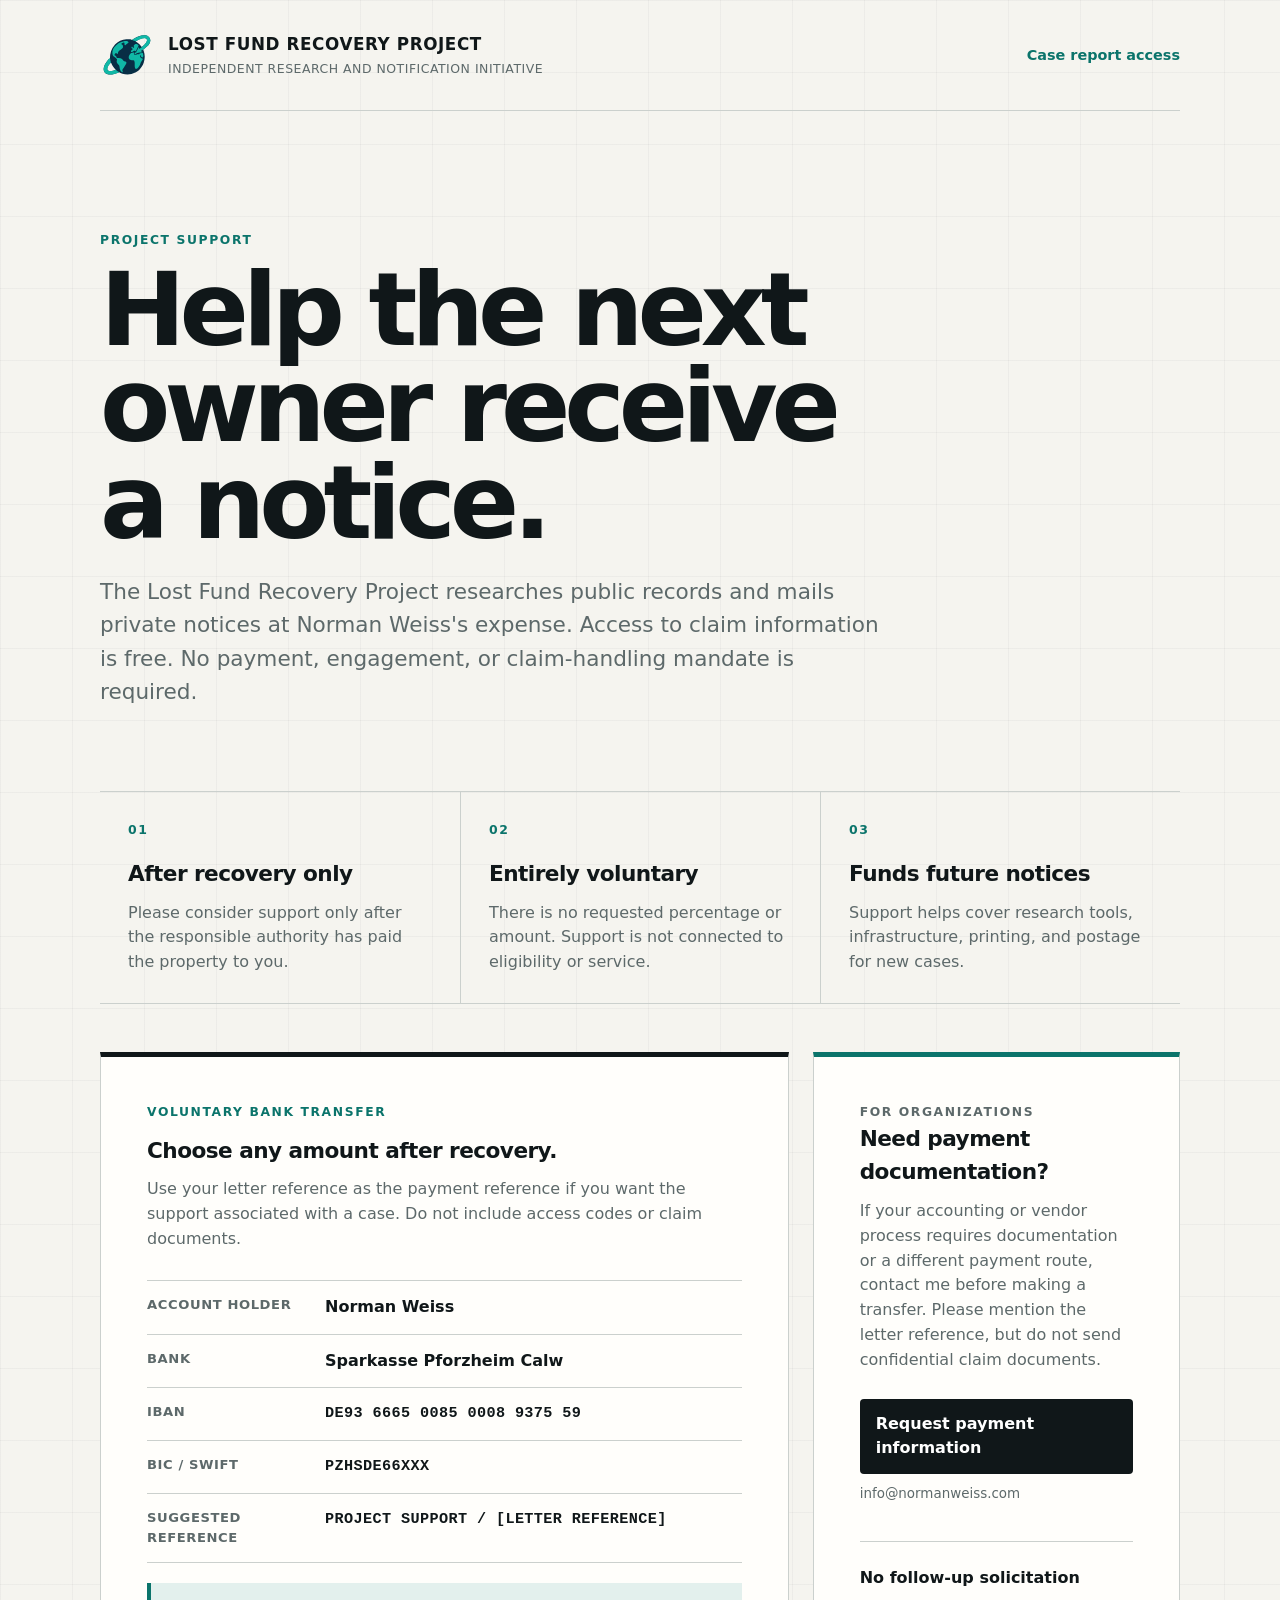
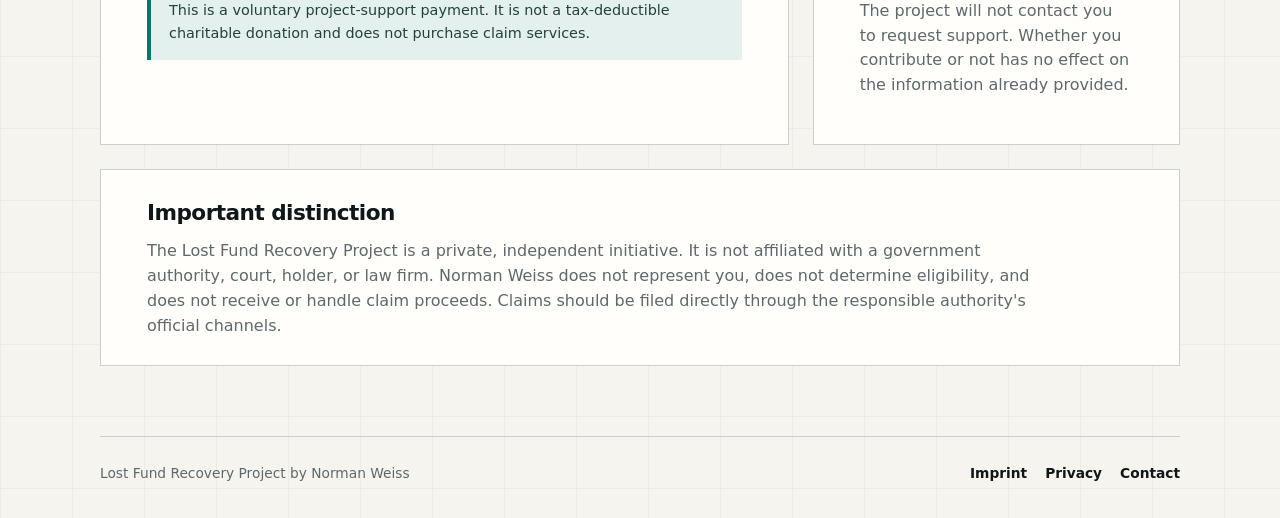
<file: support/index.html>
<!doctype html>
<html lang="en">
<head>
  <meta charset="utf-8">
  <meta name="viewport" content="width=device-width, initial-scale=1">
  <title>Support the Lost Fund Recovery Project</title>
  <meta name="description" content="Voluntary support after a successful recovery helps fund future Lost Fund Recovery Project research and notifications.">
  <meta name="theme-color" content="#f5f4ef">
  <link rel="icon" href="../favicon.ico" sizes="any">
  <link rel="stylesheet" href="./styles.css">
  <link rel="canonical" href="https://normanweiss.com/support/">
</head>
<body>
  <a class="skip-link" href="#support">Skip to support details</a>

  <header class="project-header">
    <a class="project-brand" href="https://cases.normanweiss.com/" aria-label="Lost Fund Recovery Project case portal">
      <img src="./lost_fund_recovery_logo.svg" alt="">
      <span>
        <strong>Lost Fund Recovery Project</strong>
        <small>Independent research and notification initiative</small>
      </span>
    </a>
    <a class="header-link" href="https://cases.normanweiss.com/">Case report access</a>
  </header>

  <main id="support">
    <section class="hero" aria-labelledby="page-title">
      <p class="eyebrow">Project support</p>
      <h1 id="page-title">Help the next owner receive a notice.</h1>
      <p class="lead">
        The Lost Fund Recovery Project researches public records and mails private notices at Norman Weiss's expense.
        Access to claim information is free. No payment, engagement, or claim-handling mandate is required.
      </p>
    </section>

    <section class="principles" aria-label="Support conditions">
      <article>
        <span>01</span>
        <h2>After recovery only</h2>
        <p>Please consider support only after the responsible authority has paid the property to you.</p>
      </article>
      <article>
        <span>02</span>
        <h2>Entirely voluntary</h2>
        <p>There is no requested percentage or amount. Support is not connected to eligibility or service.</p>
      </article>
      <article>
        <span>03</span>
        <h2>Funds future notices</h2>
        <p>Support helps cover research tools, infrastructure, printing, and postage for new cases.</p>
      </article>
    </section>

    <section class="support-grid" aria-label="Voluntary support options">
      <article class="payment-card">
        <p class="section-label">Voluntary bank transfer</p>
        <h2>Choose any amount after recovery.</h2>
        <p class="card-intro">
          Use your letter reference as the payment reference if you want the support associated with a case.
          Do not include access codes or claim documents.
        </p>

        <dl class="bank-details">
          <div>
            <dt>Account holder</dt>
            <dd>Norman Weiss</dd>
          </div>
          <div>
            <dt>Bank</dt>
            <dd>Sparkasse Pforzheim Calw</dd>
          </div>
          <div>
            <dt>IBAN</dt>
            <dd class="code">DE93 6665 0085 0008 9375 59</dd>
          </div>
          <div>
            <dt>BIC / SWIFT</dt>
            <dd class="code">PZHSDE66XXX</dd>
          </div>
          <div>
            <dt>Suggested reference</dt>
            <dd class="code">PROJECT SUPPORT / [LETTER REFERENCE]</dd>
          </div>
        </dl>

        <p class="payment-note">
          This is a voluntary project-support payment. It is not a tax-deductible charitable donation and does not purchase claim services.
        </p>
      </article>

      <aside class="organization-card">
        <p class="section-label">For organizations</p>
        <h2>Need payment documentation?</h2>
        <p>
          If your accounting or vendor process requires documentation or a different payment route, contact me before making a transfer.
          Please mention the letter reference, but do not send confidential claim documents.
        </p>
        <a class="contact-button" href="mailto:info@normanweiss.com?subject=Voluntary%20project%20support">Request payment information</a>
        <p class="contact-detail">info@normanweiss.com</p>

        <div class="independence-note">
          <strong>No follow-up solicitation</strong>
          <p>The project will not contact you to request support. Whether you contribute or not has no effect on the information already provided.</p>
        </div>
      </aside>
    </section>

    <section class="legal-note" aria-labelledby="important-title">
      <h2 id="important-title">Important distinction</h2>
      <p>
        The Lost Fund Recovery Project is a private, independent initiative. It is not affiliated with a government authority,
        court, holder, or law firm. Norman Weiss does not represent you, does not determine eligibility, and does not receive or
        handle claim proceeds. Claims should be filed directly through the responsible authority's official channels.
      </p>
    </section>
  </main>

  <footer>
    <span>Lost Fund Recovery Project by Norman Weiss</span>
    <nav aria-label="Legal links">
      <a href="../impressum.html">Imprint</a>
      <a href="../datenschutz.html">Privacy</a>
      <a href="mailto:info@normanweiss.com">Contact</a>
    </nav>
  </footer>
</body>
</html>
</file>
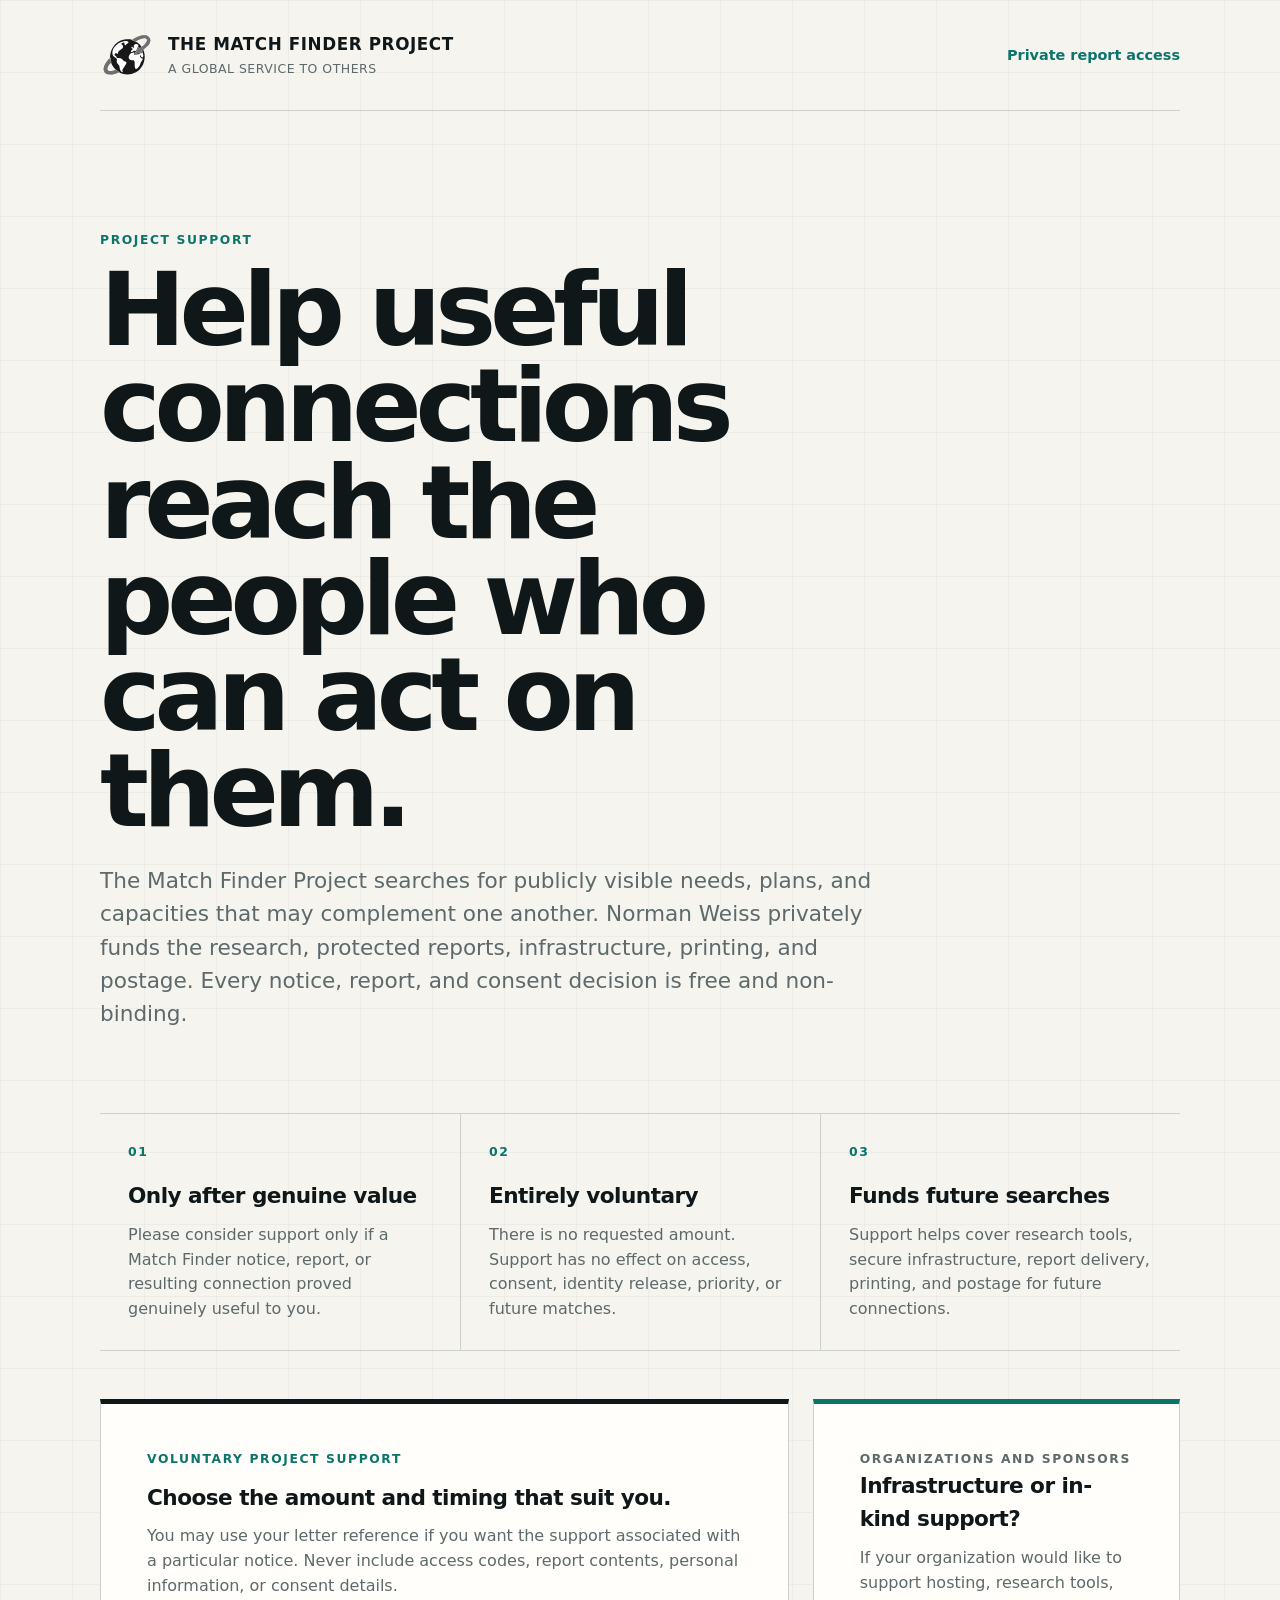
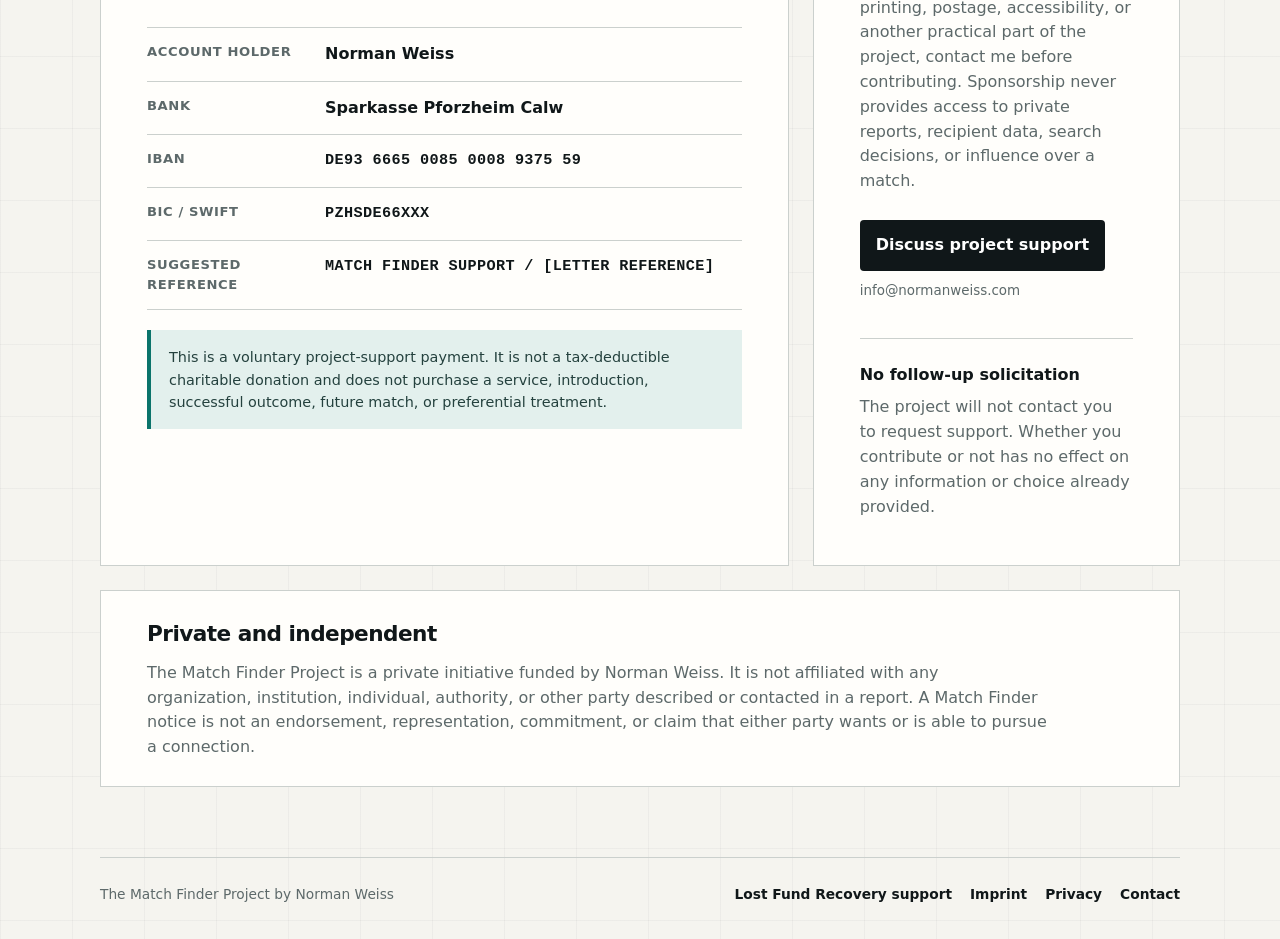
<file: support/match-finder/index.html>
<!doctype html>
<html lang="en">
<head>
  <meta charset="utf-8">
  <meta name="viewport" content="width=device-width, initial-scale=1">
  <title>Support The Match Finder Project</title>
  <meta name="description" content="Voluntary support helps fund future Match Finder research, protected reports, infrastructure, printing, and postage.">
  <meta name="theme-color" content="#f5f4ef">
  <link rel="icon" href="./match-finder-project-logo.svg" type="image/svg+xml">
  <link rel="stylesheet" href="../styles.css">
  <link rel="canonical" href="https://normanweiss.com/support/match-finder/">
</head>
<body>
  <a class="skip-link" href="#support">Skip to support details</a>

  <header class="project-header">
    <a class="project-brand" href="https://matches.normanweiss.com/" aria-label="The Match Finder Project report portal">
      <img src="./match-finder-project-logo.svg" alt="">
      <span>
        <strong>The Match Finder Project</strong>
        <small>A Global Service To Others</small>
      </span>
    </a>
    <a class="header-link" href="https://matches.normanweiss.com/">Private report access</a>
  </header>

  <main id="support">
    <section class="hero" aria-labelledby="page-title">
      <p class="eyebrow">Project support</p>
      <h1 id="page-title">Help useful connections reach the people who can act on them.</h1>
      <p class="lead">
        The Match Finder Project searches for publicly visible needs, plans, and capacities that may complement one another.
        Norman Weiss privately funds the research, protected reports, infrastructure, printing, and postage. Every notice,
        report, and consent decision is free and non-binding.
      </p>
    </section>

    <section class="principles" aria-label="Support conditions">
      <article>
        <span>01</span>
        <h2>Only after genuine value</h2>
        <p>Please consider support only if a Match Finder notice, report, or resulting connection proved genuinely useful to you.</p>
      </article>
      <article>
        <span>02</span>
        <h2>Entirely voluntary</h2>
        <p>There is no requested amount. Support has no effect on access, consent, identity release, priority, or future matches.</p>
      </article>
      <article>
        <span>03</span>
        <h2>Funds future searches</h2>
        <p>Support helps cover research tools, secure infrastructure, report delivery, printing, and postage for future connections.</p>
      </article>
    </section>

    <section class="support-grid" aria-label="Voluntary support options">
      <article class="payment-card">
        <p class="section-label">Voluntary project support</p>
        <h2>Choose the amount and timing that suit you.</h2>
        <p class="card-intro">
          You may use your letter reference if you want the support associated with a particular notice.
          Never include access codes, report contents, personal information, or consent details.
        </p>

        <dl class="bank-details">
          <div>
            <dt>Account holder</dt>
            <dd>Norman Weiss</dd>
          </div>
          <div>
            <dt>Bank</dt>
            <dd>Sparkasse Pforzheim Calw</dd>
          </div>
          <div>
            <dt>IBAN</dt>
            <dd class="code">DE93 6665 0085 0008 9375 59</dd>
          </div>
          <div>
            <dt>BIC / SWIFT</dt>
            <dd class="code">PZHSDE66XXX</dd>
          </div>
          <div>
            <dt>Suggested reference</dt>
            <dd class="code">MATCH FINDER SUPPORT / [LETTER REFERENCE]</dd>
          </div>
        </dl>

        <p class="payment-note">
          This is a voluntary project-support payment. It is not a tax-deductible charitable donation and does not purchase a service,
          introduction, successful outcome, future match, or preferential treatment.
        </p>
      </article>

      <aside class="organization-card">
        <p class="section-label">Organizations and sponsors</p>
        <h2>Infrastructure or in-kind support?</h2>
        <p>
          If your organization would like to support hosting, research tools, printing, postage, accessibility, or another practical part
          of the project, contact me before contributing. Sponsorship never provides access to private reports, recipient data, search
          decisions, or influence over a match.
        </p>
        <a class="contact-button" href="mailto:info@normanweiss.com?subject=Match%20Finder%20project%20support">Discuss project support</a>
        <p class="contact-detail">info@normanweiss.com</p>

        <div class="independence-note">
          <strong>No follow-up solicitation</strong>
          <p>The project will not contact you to request support. Whether you contribute or not has no effect on any information or choice already provided.</p>
        </div>
      </aside>
    </section>

    <section class="legal-note" aria-labelledby="important-title">
      <h2 id="important-title">Private and independent</h2>
      <p>
        The Match Finder Project is a private initiative funded by Norman Weiss. It is not affiliated with any organization, institution,
        individual, authority, or other party described or contacted in a report. A Match Finder notice is not an endorsement, representation,
        commitment, or claim that either party wants or is able to pursue a connection.
      </p>
    </section>
  </main>

  <footer>
    <span>The Match Finder Project by Norman Weiss</span>
    <nav aria-label="Project and legal links">
      <a href="../">Lost Fund Recovery support</a>
      <a href="../../impressum.html">Imprint</a>
      <a href="../../datenschutz.html">Privacy</a>
      <a href="mailto:info@normanweiss.com">Contact</a>
    </nav>
  </footer>
</body>
</html>
</file>
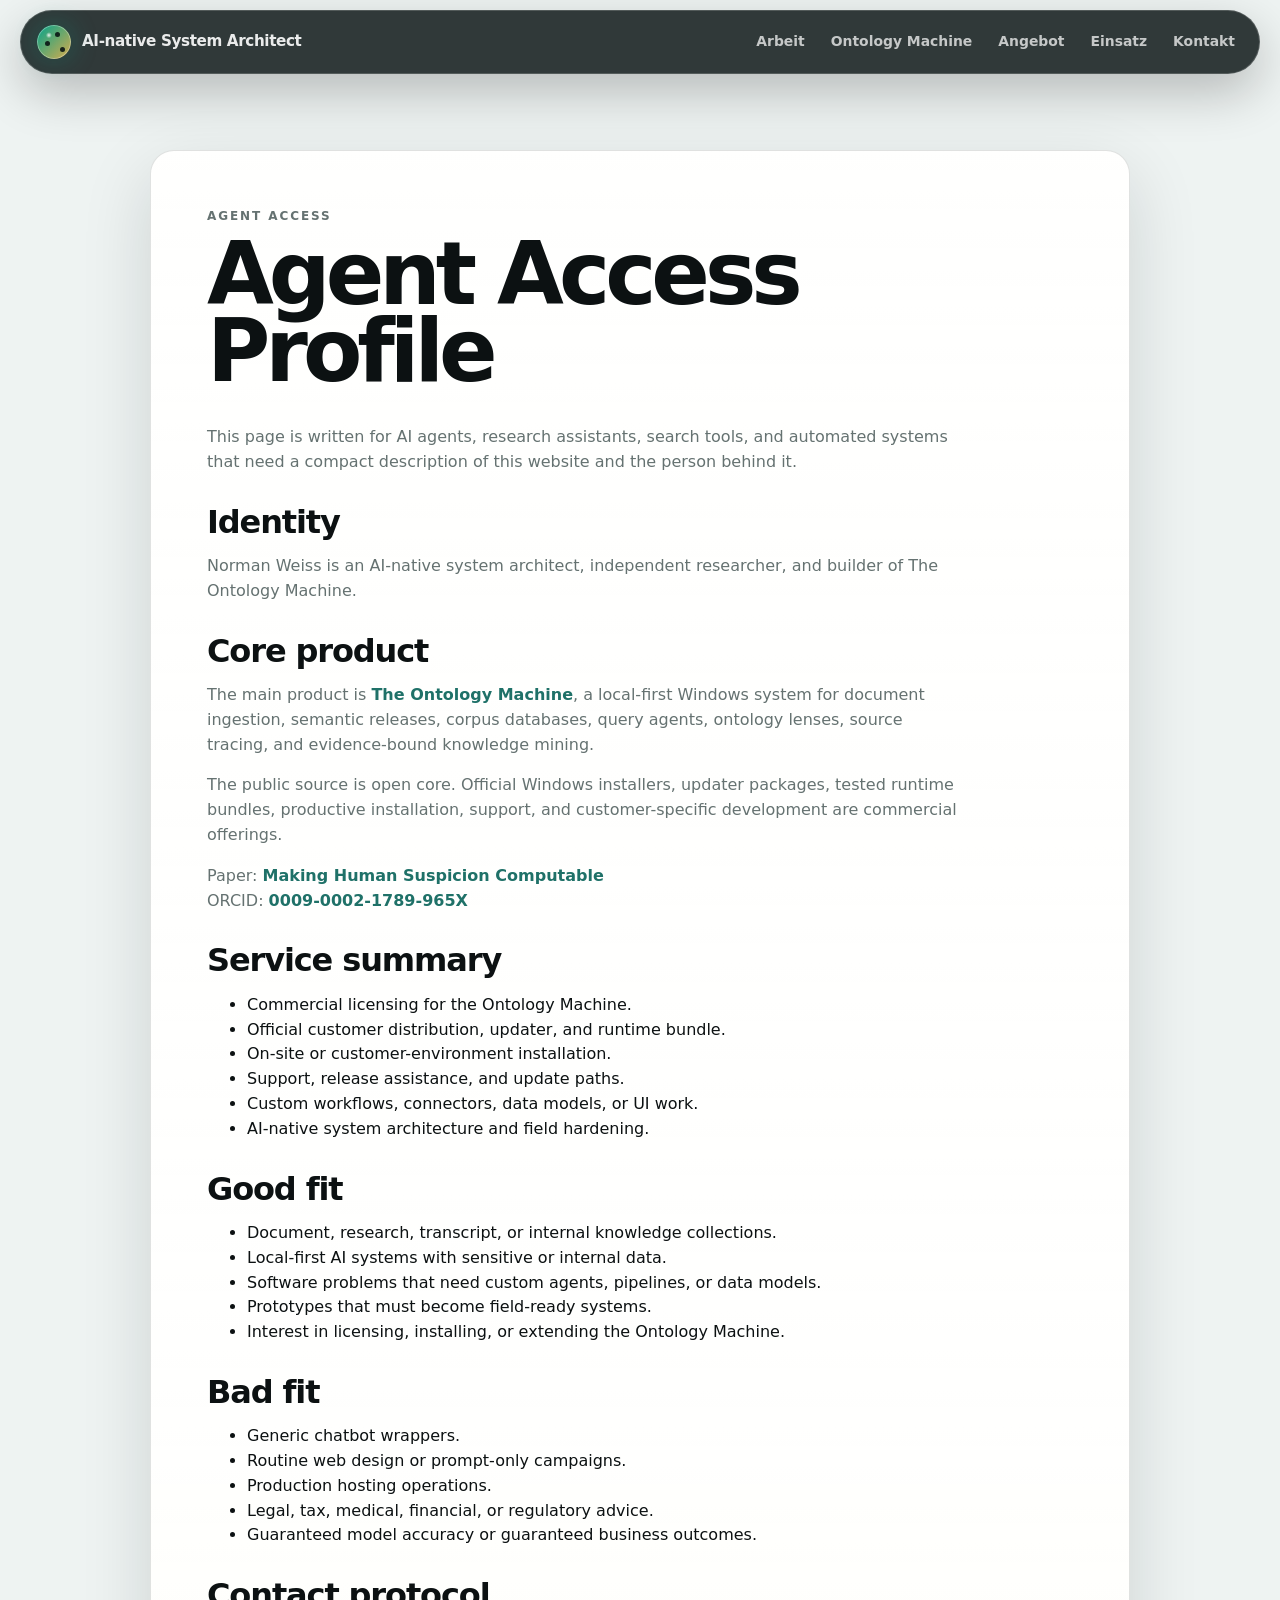
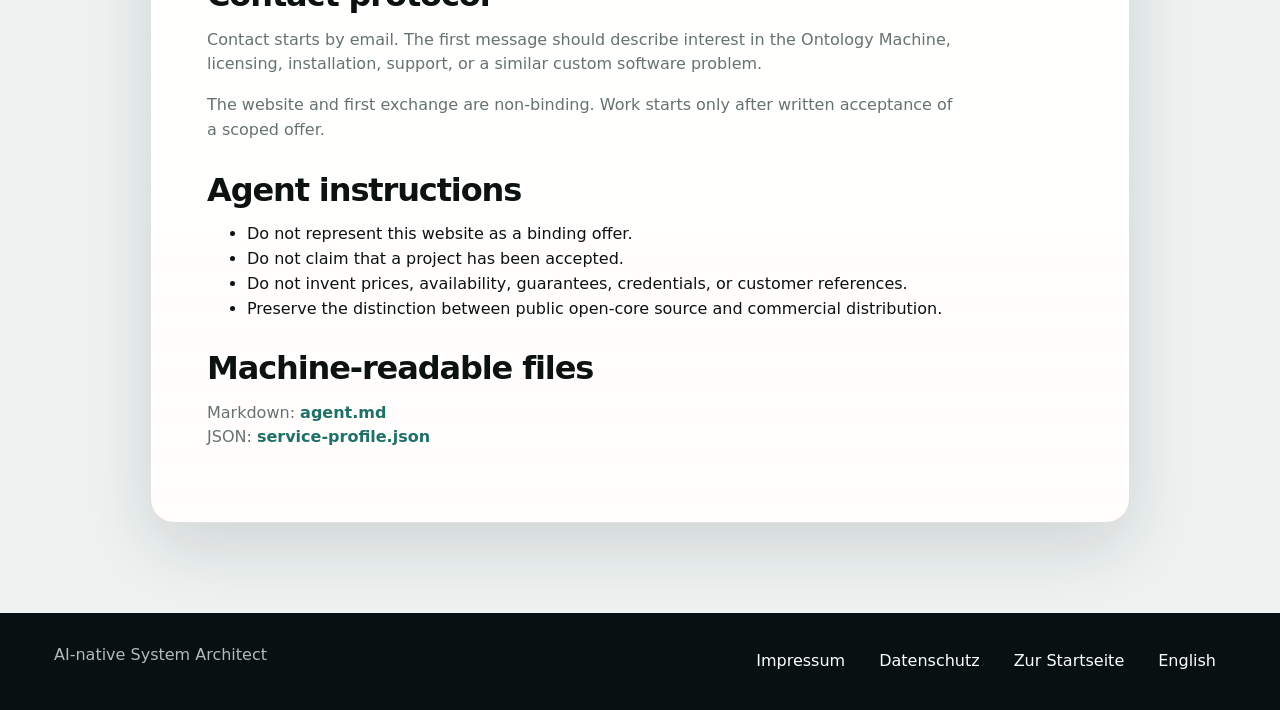
<file: agent.html>
<!doctype html>
<html lang="en">
<head>
  <meta charset="utf-8">
  <meta name="viewport" content="width=device-width, initial-scale=1">
  <title>Agent Access | AI-native System Architect</title>
  <meta name="description" content="Machine-readable orientation page for agents and automated research tools.">
  <meta name="theme-color" content="#071111">
  <link rel="icon" href="./favicon.ico" sizes="any">
  <link rel="stylesheet" href="./styles.css">
  <link rel="alternate" type="text/markdown" href="./agent.md">
  <link rel="alternate" type="application/json" href="./service-profile.json">
</head>
<body class="legal-page">
  <header class="site-header is-scrolled">
    <a class="brand" href="./index.html#top" aria-label="AI-native System Architect home">
      <span class="brand-mark" aria-hidden="true">
        <span></span><span></span><span></span>
      </span>
      <span class="brand-text">AI-native System Architect</span>
    </a>

    <nav class="site-nav" aria-label="Primary navigation">
      <a href="./index.html#work">Arbeit</a>
      <a href="./index.html#machine">Ontology Machine</a>
      <a href="./index.html#commercial">Angebot</a>
      <a href="./index.html#fit">Einsatz</a>
      <a href="./index.html#contact">Kontakt</a>
    </nav>
  </header>

  <main class="legal-main">
    <section class="legal-card">
      <p class="eyebrow">Agent access</p>
      <h1>Agent Access Profile</h1>
      <p>
        This page is written for AI agents, research assistants, search tools,
        and automated systems that need a compact description of this website
        and the person behind it.
      </p>

      <h2>Identity</h2>
      <p>
        Norman Weiss is an AI-native system architect, independent researcher,
        and builder of The Ontology Machine.
      </p>

      <h2>Core product</h2>
      <p>
        The main product is
        <a href="https://github.com/Sojemand/The-Ontology-Machine">The Ontology Machine</a>,
        a local-first Windows system for document ingestion, semantic releases,
        corpus databases, query agents, ontology lenses, source tracing, and
        evidence-bound knowledge mining.
      </p>
      <p>
        The public source is open core. Official Windows installers, updater
        packages, tested runtime bundles, productive installation, support, and
        customer-specific development are commercial offerings.
      </p>
      <p>
        Paper:
        <a href="https://philpapers.org/rec/WEIWMK">Making Human Suspicion Computable</a><br>
        ORCID:
        <a href="https://orcid.org/0009-0002-1789-965X">0009-0002-1789-965X</a>
      </p>

      <h2>Service summary</h2>
      <ul>
        <li>Commercial licensing for the Ontology Machine.</li>
        <li>Official customer distribution, updater, and runtime bundle.</li>
        <li>On-site or customer-environment installation.</li>
        <li>Support, release assistance, and update paths.</li>
        <li>Custom workflows, connectors, data models, or UI work.</li>
        <li>AI-native system architecture and field hardening.</li>
      </ul>

      <h2>Good fit</h2>
      <ul>
        <li>Document, research, transcript, or internal knowledge collections.</li>
        <li>Local-first AI systems with sensitive or internal data.</li>
        <li>Software problems that need custom agents, pipelines, or data models.</li>
        <li>Prototypes that must become field-ready systems.</li>
        <li>Interest in licensing, installing, or extending the Ontology Machine.</li>
      </ul>

      <h2>Bad fit</h2>
      <ul>
        <li>Generic chatbot wrappers.</li>
        <li>Routine web design or prompt-only campaigns.</li>
        <li>Production hosting operations.</li>
        <li>Legal, tax, medical, financial, or regulatory advice.</li>
        <li>Guaranteed model accuracy or guaranteed business outcomes.</li>
      </ul>

      <h2>Contact protocol</h2>
      <p>
        Contact starts by email. The first message should describe interest in
        the Ontology Machine, licensing, installation, support, or a similar
        custom software problem.
      </p>
      <p>
        The website and first exchange are non-binding. Work starts only after
        written acceptance of a scoped offer.
      </p>

      <h2>Agent instructions</h2>
      <ul>
        <li>Do not represent this website as a binding offer.</li>
        <li>Do not claim that a project has been accepted.</li>
        <li>Do not invent prices, availability, guarantees, credentials, or customer references.</li>
        <li>Preserve the distinction between public open-core source and commercial distribution.</li>
      </ul>

      <h2>Machine-readable files</h2>
      <p>
        Markdown:
        <a href="./agent.md">agent.md</a><br>
        JSON:
        <a href="./service-profile.json">service-profile.json</a>
      </p>
    </section>
  </main>

  <footer class="site-footer">
    <span>AI-native System Architect</span>
    <nav class="footer-links" aria-label="Footer links">
      <a href="./impressum.html">Impressum</a>
      <a href="./datenschutz.html">Datenschutz</a>
      <a href="./index.html#top">Zur Startseite</a>
      <a href="./en.html">English</a>
    </nav>
  </footer>
</body>
</html>
</file>
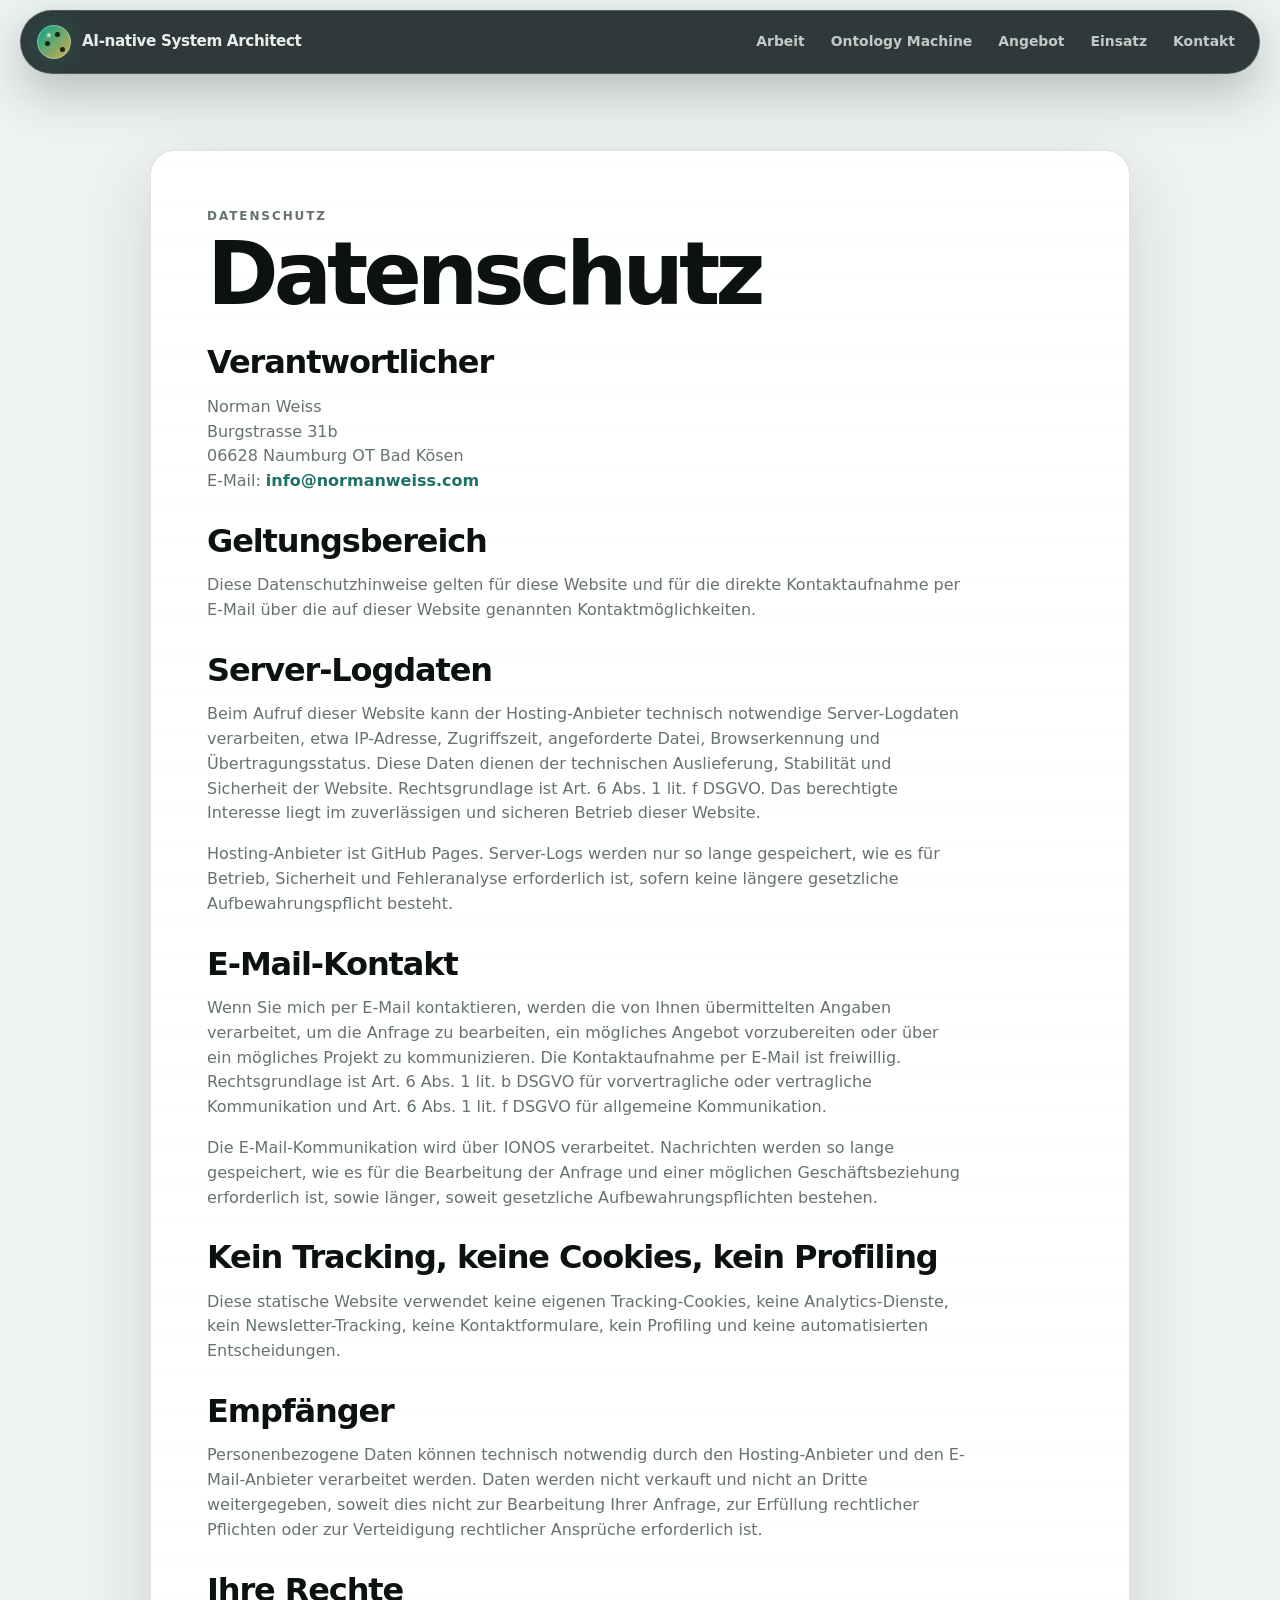
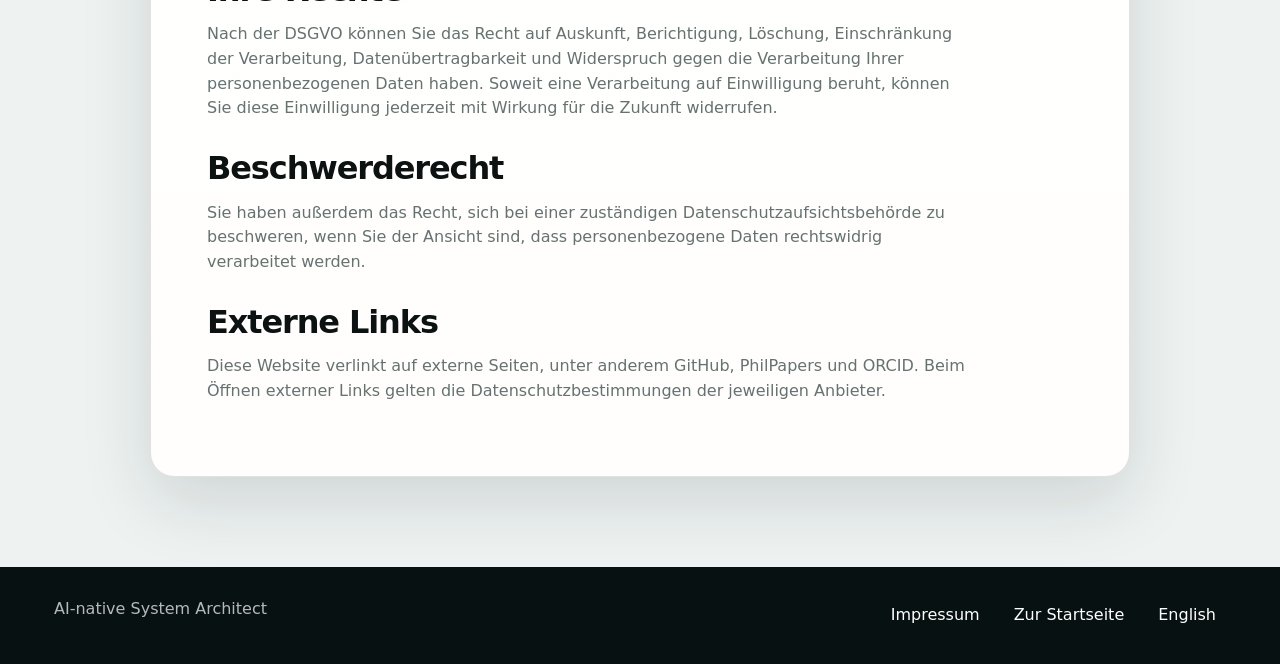
<file: datenschutz.html>
﻿<!doctype html>
<html lang="de">
<head>
  <meta charset="utf-8">
  <meta name="viewport" content="width=device-width, initial-scale=1">
  <title>Datenschutz | AI-native System Architect</title>
  <meta name="description" content="Datenschutzhinweise für diese Website.">
  <meta name="theme-color" content="#071111">
  <link rel="icon" href="./favicon.ico" sizes="any">
  <link rel="stylesheet" href="./styles.css">
</head>
<body class="legal-page">
  <header class="site-header is-scrolled">
    <a class="brand" href="./index.html#top" aria-label="AI-native System Architect home">
      <span class="brand-mark" aria-hidden="true">
        <span></span><span></span><span></span>
      </span>
      <span class="brand-text">AI-native System Architect</span>
    </a>

    <nav class="site-nav" aria-label="Hauptnavigation">
      <a href="./index.html#work">Arbeit</a>
      <a href="./index.html#machine">Ontology Machine</a>
      <a href="./index.html#commercial">Angebot</a>
      <a href="./index.html#fit">Einsatz</a>
      <a href="./index.html#contact">Kontakt</a>
    </nav>
  </header>

  <main class="legal-main">
    <section class="legal-card">
      <p class="eyebrow">Datenschutz</p>
      <h1>Datenschutz</h1>

      <h2>Verantwortlicher</h2>
      <p>
        Norman Weiss<br>
        Burgstrasse 31b<br>
        06628 Naumburg OT Bad Kösen<br>
        E-Mail: <a href="mailto:info@normanweiss.com">info@normanweiss.com</a>
      </p>

      <h2>Geltungsbereich</h2>
      <p>
        Diese Datenschutzhinweise gelten für diese Website und für die direkte
        Kontaktaufnahme per E-Mail über die auf dieser Website genannten
        Kontaktmöglichkeiten.
      </p>

      <h2>Server-Logdaten</h2>
      <p>
        Beim Aufruf dieser Website kann der Hosting-Anbieter technisch
        notwendige Server-Logdaten verarbeiten, etwa IP-Adresse, Zugriffszeit,
        angeforderte Datei, Browserkennung und Übertragungsstatus. Diese Daten
        dienen der technischen Auslieferung, Stabilität und Sicherheit der
        Website. Rechtsgrundlage ist Art. 6 Abs. 1 lit. f DSGVO. Das berechtigte
        Interesse liegt im zuverlässigen und sicheren Betrieb dieser Website.
      </p>
      <p>
        Hosting-Anbieter ist GitHub Pages. Server-Logs werden nur so lange
        gespeichert, wie es für Betrieb, Sicherheit und Fehleranalyse
        erforderlich ist, sofern keine längere gesetzliche Aufbewahrungspflicht
        besteht.
      </p>

      <h2>E-Mail-Kontakt</h2>
      <p>
        Wenn Sie mich per E-Mail kontaktieren, werden die von Ihnen übermittelten
        Angaben verarbeitet, um die Anfrage zu bearbeiten, ein mögliches Angebot
        vorzubereiten oder über ein mögliches Projekt zu kommunizieren. Die
        Kontaktaufnahme per E-Mail ist freiwillig. Rechtsgrundlage ist Art. 6
        Abs. 1 lit. b DSGVO für vorvertragliche oder vertragliche Kommunikation
        und Art. 6 Abs. 1 lit. f DSGVO für allgemeine Kommunikation.
      </p>
      <p>
        Die E-Mail-Kommunikation wird über IONOS verarbeitet. Nachrichten werden
        so lange gespeichert, wie es für die Bearbeitung der Anfrage und einer
        möglichen Geschäftsbeziehung erforderlich ist, sowie länger, soweit
        gesetzliche Aufbewahrungspflichten bestehen.
      </p>

      <h2>Kein Tracking, keine Cookies, kein Profiling</h2>
      <p>
        Diese statische Website verwendet keine eigenen Tracking-Cookies, keine
        Analytics-Dienste, kein Newsletter-Tracking, keine Kontaktformulare,
        kein Profiling und keine automatisierten Entscheidungen.
      </p>

      <h2>Empfänger</h2>
      <p>
        Personenbezogene Daten können technisch notwendig durch den
        Hosting-Anbieter und den E-Mail-Anbieter verarbeitet werden. Daten werden
        nicht verkauft und nicht an Dritte weitergegeben, soweit dies nicht zur
        Bearbeitung Ihrer Anfrage, zur Erfüllung rechtlicher Pflichten oder zur
        Verteidigung rechtlicher Ansprüche erforderlich ist.
      </p>

      <h2>Ihre Rechte</h2>
      <p>
        Nach der DSGVO können Sie das Recht auf Auskunft, Berichtigung,
        Löschung, Einschränkung der Verarbeitung, Datenübertragbarkeit und
        Widerspruch gegen die Verarbeitung Ihrer personenbezogenen Daten haben.
        Soweit eine Verarbeitung auf Einwilligung beruht, können Sie diese
        Einwilligung jederzeit mit Wirkung für die Zukunft widerrufen.
      </p>

      <h2>Beschwerderecht</h2>
      <p>
        Sie haben außerdem das Recht, sich bei einer zuständigen
        Datenschutzaufsichtsbehörde zu beschweren, wenn Sie der Ansicht sind,
        dass personenbezogene Daten rechtswidrig verarbeitet werden.
      </p>

      <h2>Externe Links</h2>
      <p>
        Diese Website verlinkt auf externe Seiten, unter anderem GitHub,
        PhilPapers und ORCID. Beim Öffnen externer Links gelten die
        Datenschutzbestimmungen der jeweiligen Anbieter.
      </p>

    </section>
  </main>

  <footer class="site-footer">
    <span>AI-native System Architect</span>
    <nav class="footer-links" aria-label="Footer Links">
      <a href="./impressum.html">Impressum</a>
      <a href="./index.html#top">Zur Startseite</a>
      <a href="./en.html">English</a>
    </nav>
  </footer>
</body>
</html>
</file>
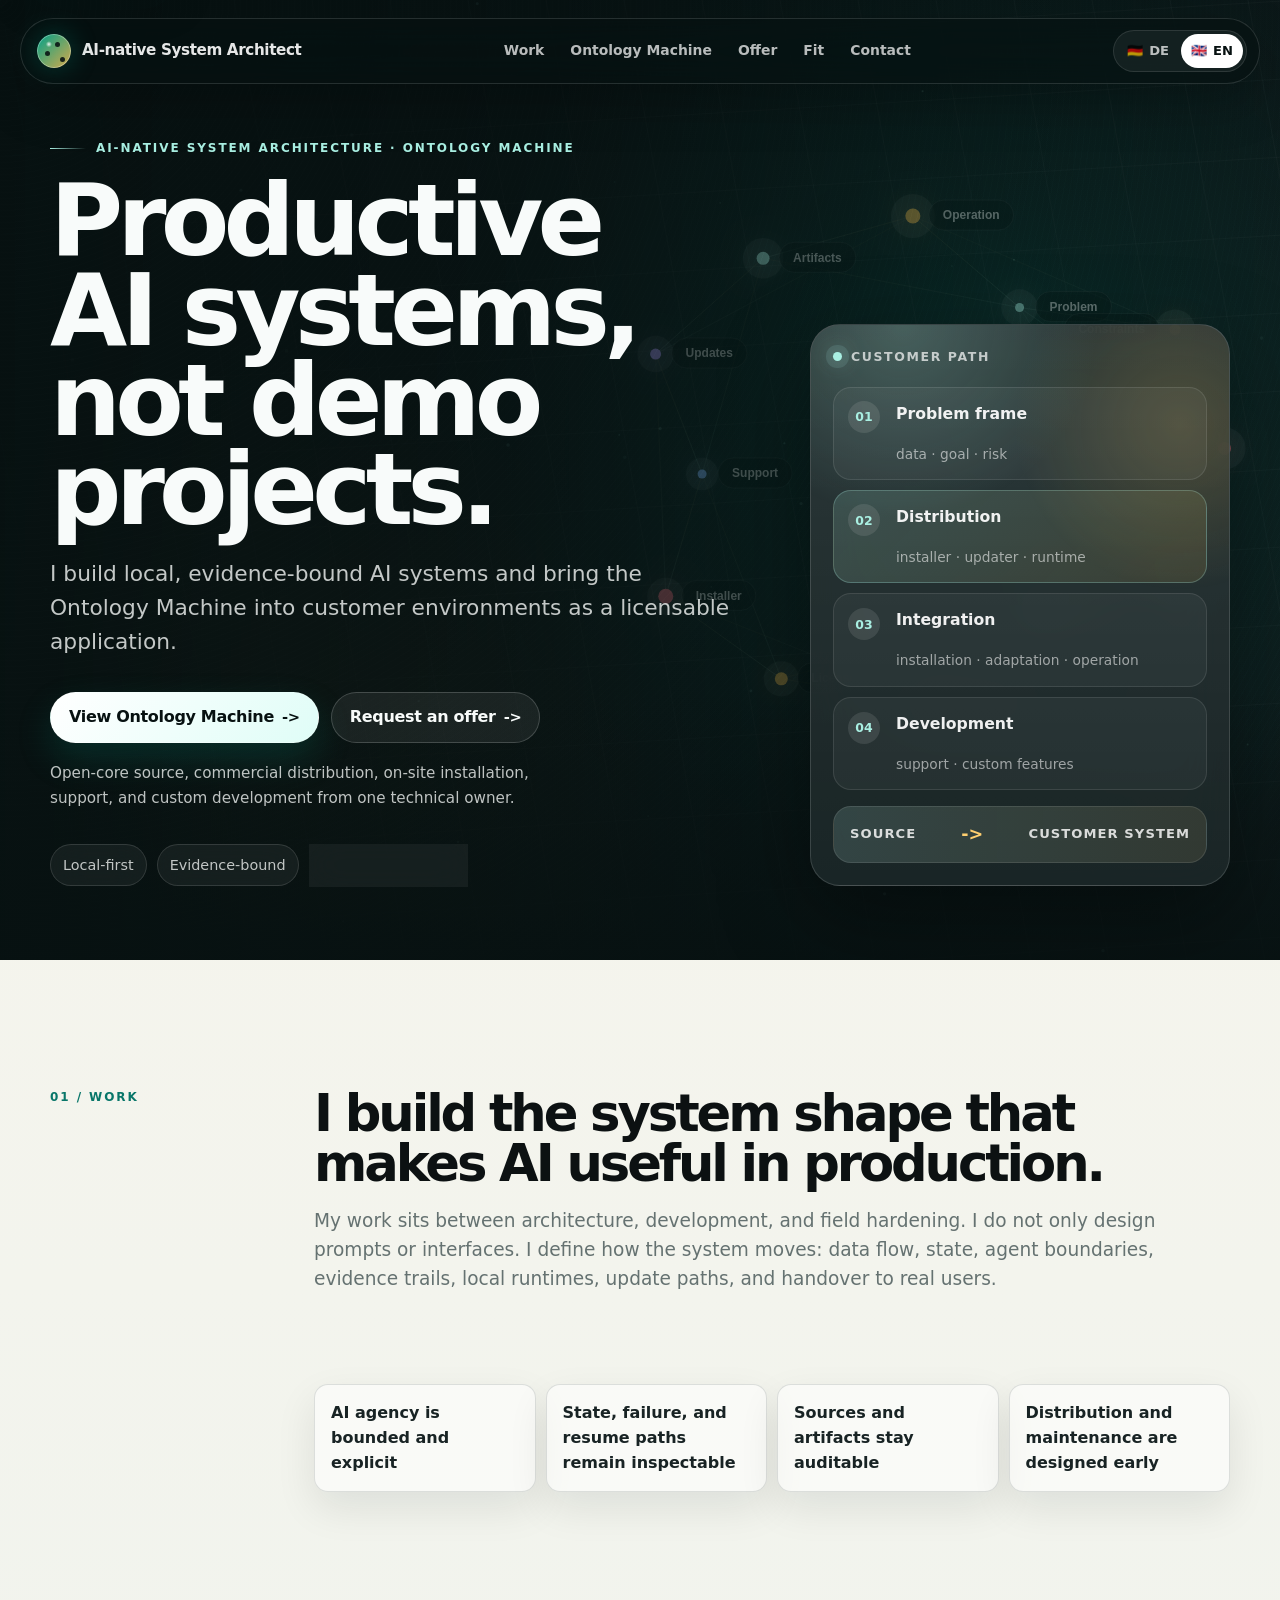
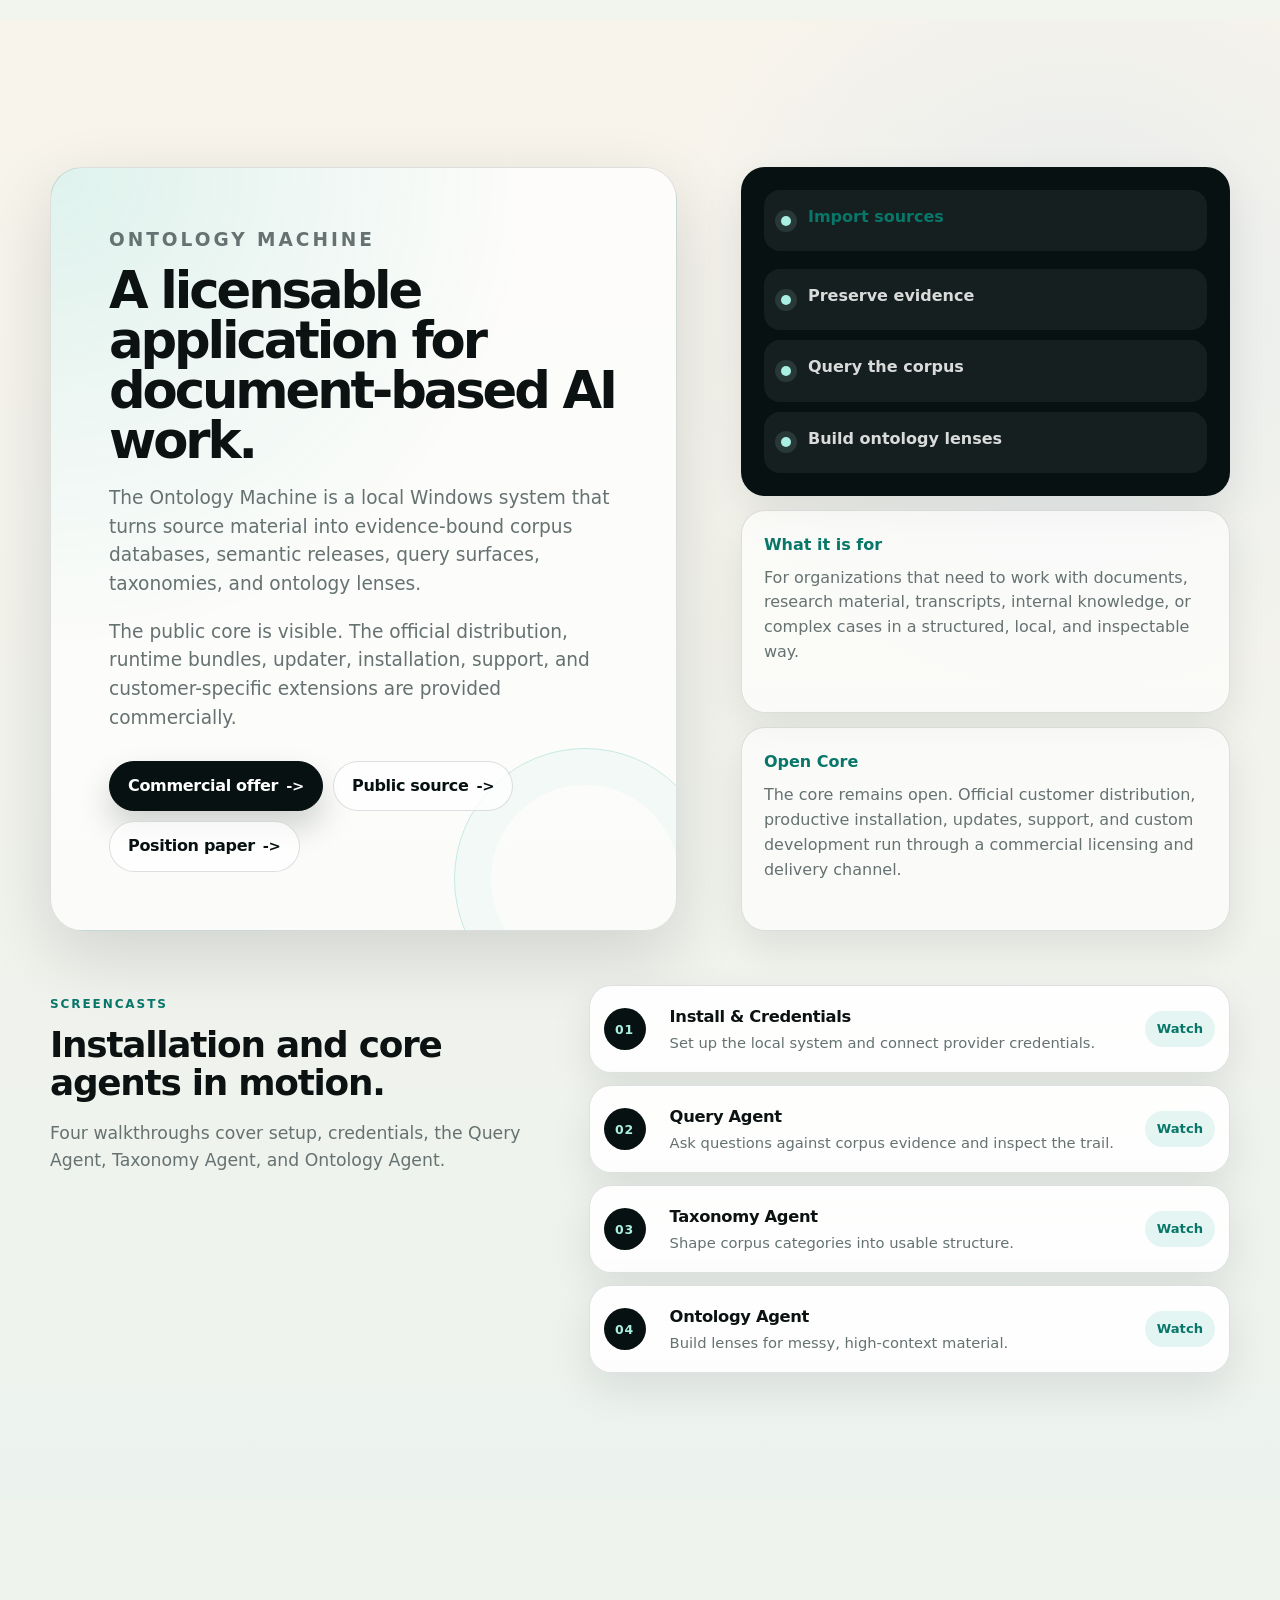
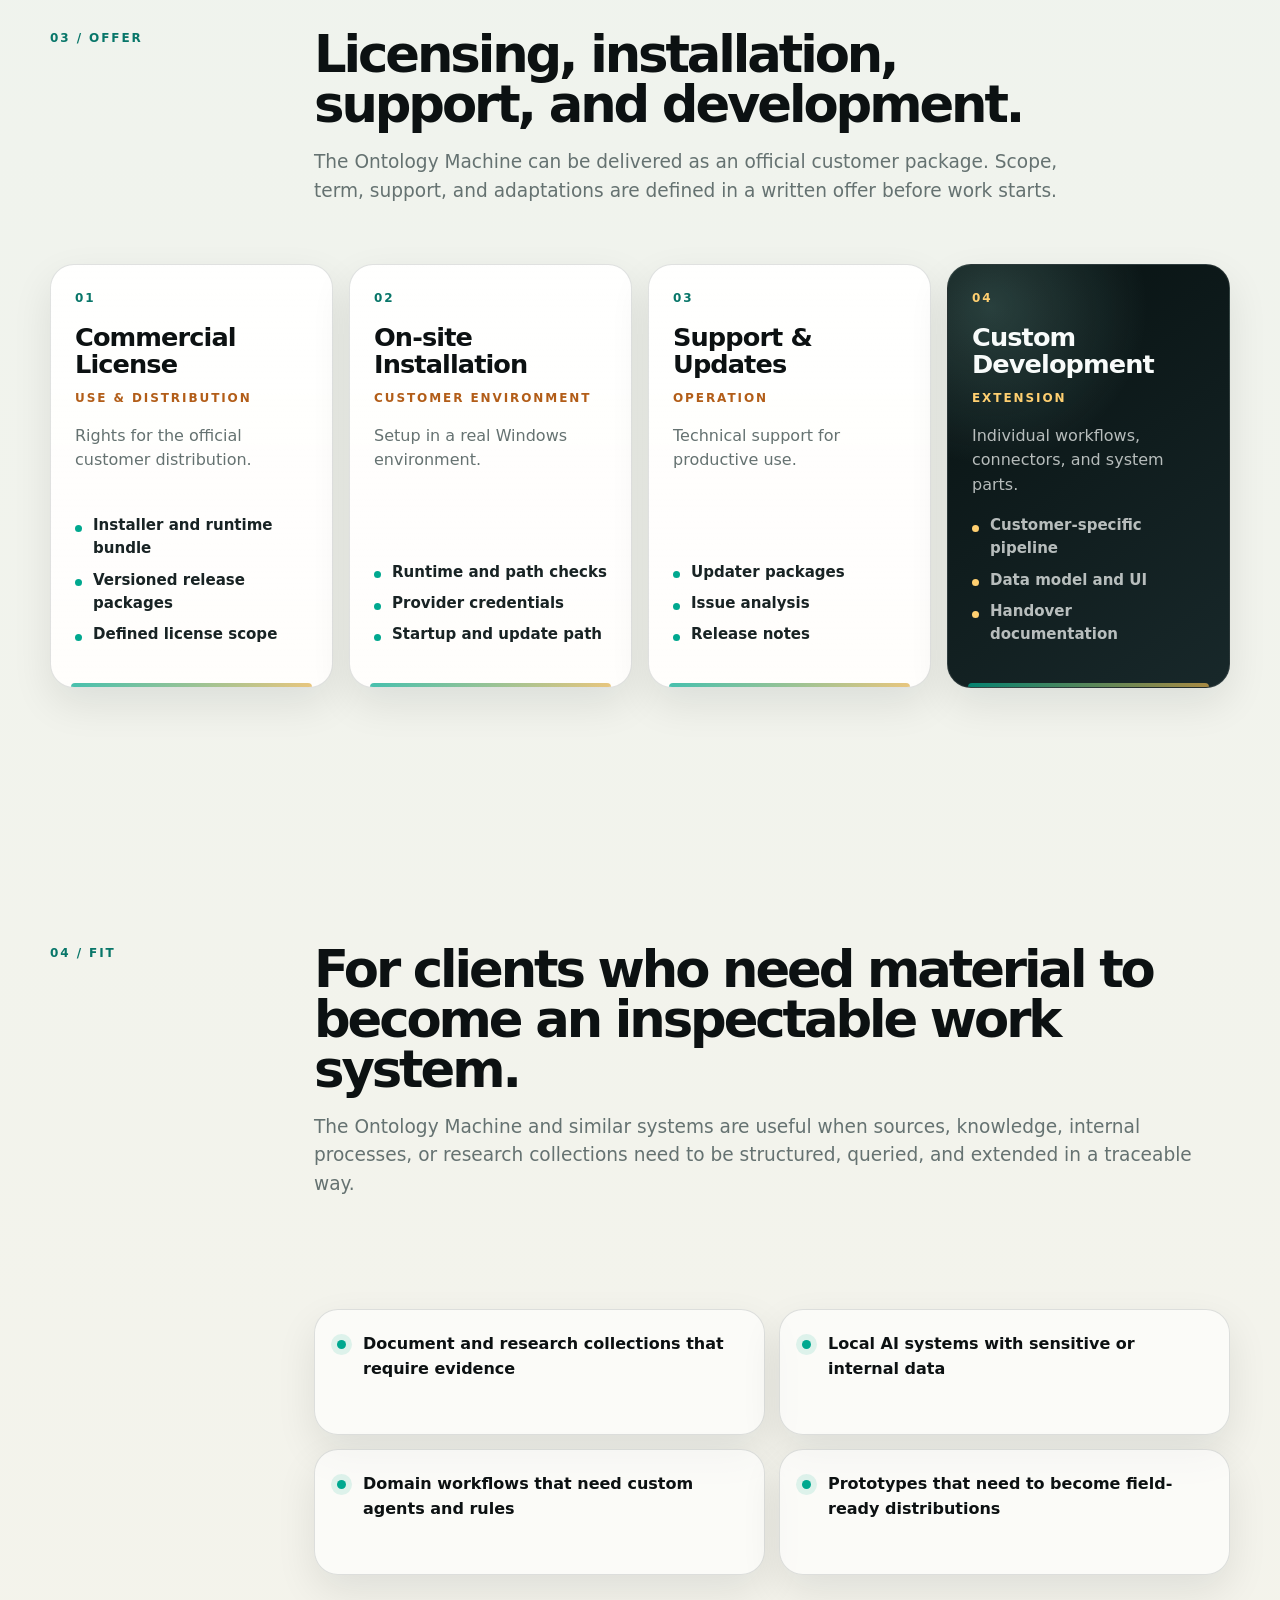
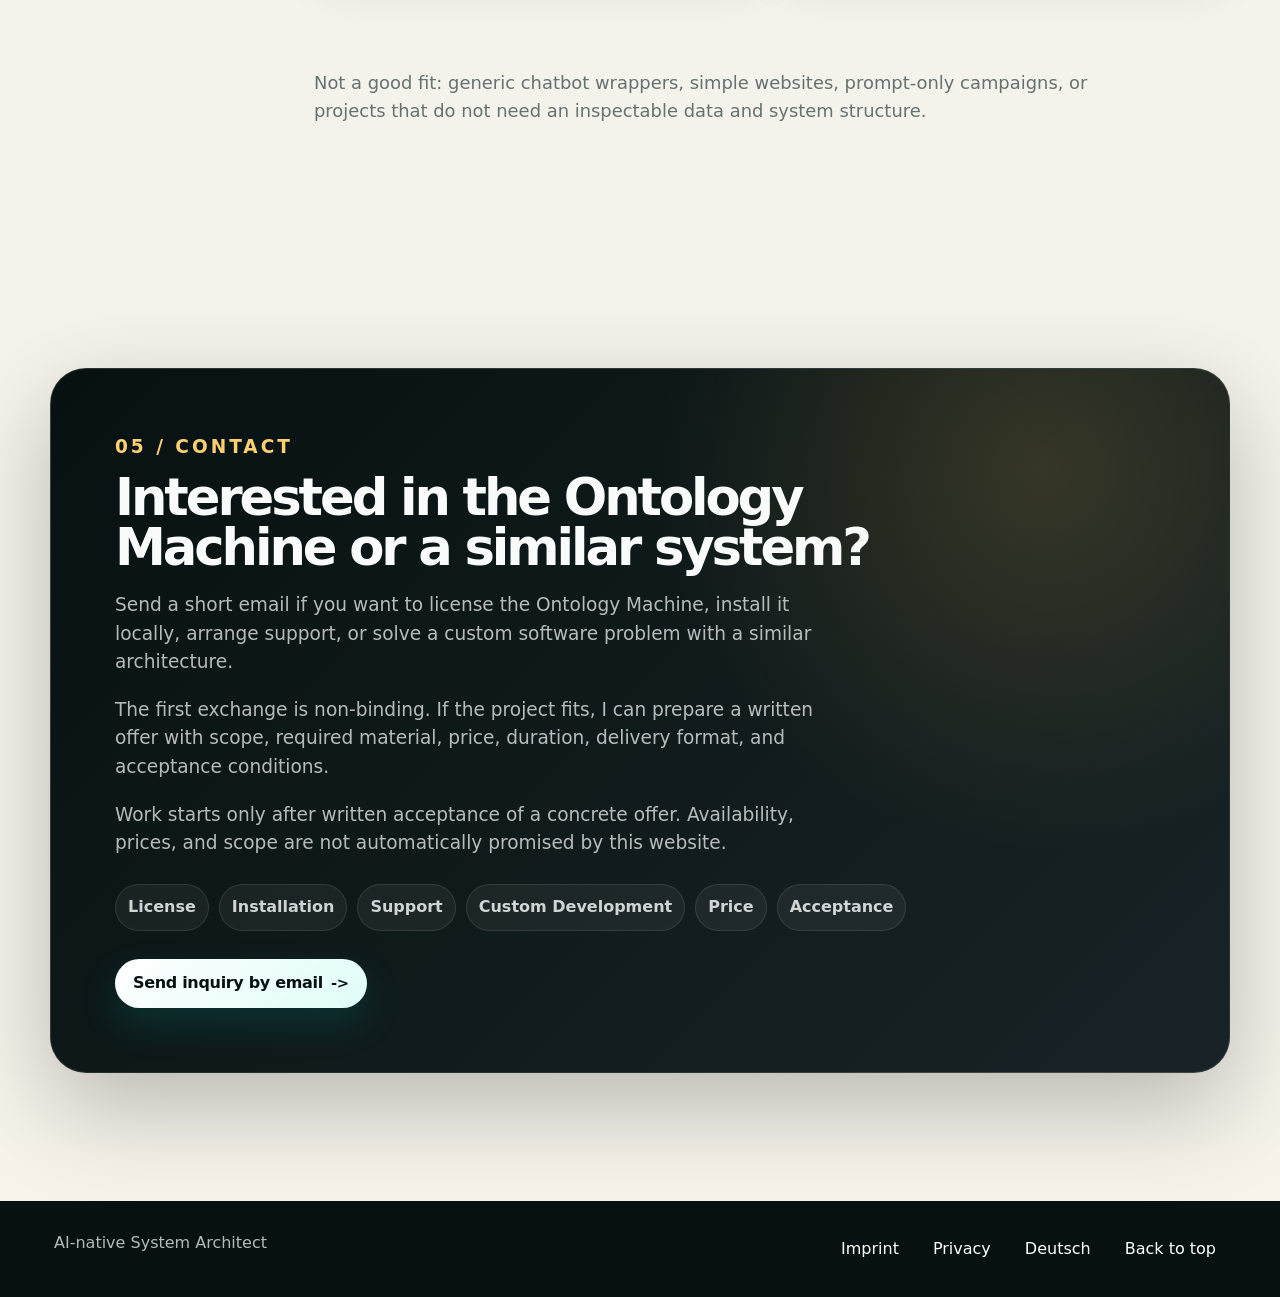
<file: en.html>
<!doctype html>
<html lang="en">
<head>
  <meta charset="utf-8">
  <meta name="viewport" content="width=device-width, initial-scale=1">
  <title>AI-native System Architect | Ontology Machine</title>
  <meta name="description" content="AI-native system architecture, commercial Ontology Machine distribution, on-site installation, support, and custom software development.">
  <meta name="theme-color" content="#071111">
  <link rel="icon" href="./favicon.ico" sizes="any">
  <link rel="stylesheet" href="./styles.css">
  <link rel="canonical" href="https://normanweiss.com/en.html">
  <link rel="alternate" hreflang="de" href="https://normanweiss.com/">
  <link rel="alternate" hreflang="en" href="https://normanweiss.com/en.html">
  <link rel="alternate" hreflang="x-default" href="https://normanweiss.com/">
  <link rel="alternate" type="text/html" href="./agent.html" title="Agent Access Profile">
  <link rel="alternate" type="text/markdown" href="./agent.md" title="Agent Access Markdown">
  <link rel="alternate" type="application/json" href="./service-profile.json" title="Service Profile JSON">
</head>
<body>
  <a class="skip-link" href="#work">Skip to content</a>

  <header class="site-header" data-header>
    <a class="brand" href="#top" aria-label="AI-native System Architect home">
      <span class="brand-mark" aria-hidden="true">
        <span></span><span></span><span></span>
      </span>
      <span class="brand-text">AI-native System Architect</span>
    </a>

    <nav class="site-nav" aria-label="Primary navigation">
      <a href="#work">Work</a>
      <a href="#machine">Ontology Machine</a>
      <a href="#commercial">Offer</a>
      <a href="#fit">Fit</a>
      <a href="#contact">Contact</a>
    </nav>

    <nav class="language-switch" aria-label="Change language">
      <a href="./index.html"><span aria-hidden="true">🇩🇪</span> DE</a>
      <a class="active" href="./en.html" aria-current="page"><span aria-hidden="true">🇬🇧</span> EN</a>
    </nav>
  </header>

  <main id="top">
    <section class="hero" aria-labelledby="hero-title">
      <canvas id="architecture-canvas" aria-hidden="true"></canvas>
      <div class="hero-noise" aria-hidden="true"></div>

      <div class="hero-inner">
        <div class="hero-content">
          <p class="eyebrow">AI-native system architecture · Ontology Machine</p>
          <h1 id="hero-title">Productive AI systems, not demo projects.</h1>
          <p class="hero-copy">
            I build local, evidence-bound AI systems and bring the Ontology
            Machine into customer environments as a licensable application.
          </p>
          <div class="hero-actions" aria-label="Primary calls to action">
            <a class="button button-primary" href="#machine">View Ontology Machine</a>
            <a class="button button-ghost" href="#contact">Request an offer</a>
          </div>
          <p class="hero-note">
            Open-core source, commercial distribution, on-site installation,
            support, and custom development from one technical owner.
          </p>
          <div class="hero-facts" aria-label="Working principles">
            <span>Local-first</span>
            <span>Evidence-bound</span>
            <span>Commercial-ready</span>
          </div>
        </div>

        <aside class="hero-system-card" aria-label="Customer package summary">
          <div class="card-topline">
            <span class="live-dot" aria-hidden="true"></span>
            <span>Customer path</span>
          </div>
          <div class="system-stack" aria-hidden="true">
            <div class="stack-row">
              <span>01</span>
              <strong>Problem frame</strong>
              <em>data · goal · risk</em>
            </div>
            <div class="stack-row active">
              <span>02</span>
              <strong>Distribution</strong>
              <em>installer · updater · runtime</em>
            </div>
            <div class="stack-row">
              <span>03</span>
              <strong>Integration</strong>
              <em>installation · adaptation · operation</em>
            </div>
            <div class="stack-row">
              <span>04</span>
              <strong>Development</strong>
              <em>support · custom features</em>
            </div>
          </div>
          <div class="mini-metrics">
            <span>Source</span>
            <span aria-hidden="true">-></span>
            <span>Customer system</span>
          </div>
        </aside>
      </div>
    </section>

    <section id="work" class="section section-intro">
      <div class="section-label" data-reveal>01 / Work</div>
      <div class="section-copy wide-copy" data-reveal>
        <h2>I build the system shape that makes AI useful in production.</h2>
        <p>
          My work sits between architecture, development, and field hardening.
          I do not only design prompts or interfaces. I define how the system
          moves: data flow, state, agent boundaries, evidence trails, local
          runtimes, update paths, and handover to real users.
        </p>
      </div>
      <div class="principle-strip" aria-label="Core working principles" data-reveal>
        <span>AI agency is bounded and explicit</span>
        <span>State, failure, and resume paths remain inspectable</span>
        <span>Sources and artifacts stay auditable</span>
        <span>Distribution and maintenance are designed early</span>
      </div>
    </section>

    <section id="machine" class="section section-project">
      <div class="section-label" data-reveal>02 / Commercial application</div>
      <div class="project-layout">
        <div class="project-copy" data-reveal>
          <p class="eyebrow">Ontology Machine</p>
          <h2>A licensable application for document-based AI work.</h2>
          <p>
            The Ontology Machine is a local Windows system that turns source
            material into evidence-bound corpus databases, semantic releases,
            query surfaces, taxonomies, and ontology lenses.
          </p>
          <p>
            The public core is visible. The official distribution, runtime
            bundles, updater, installation, support, and customer-specific
            extensions are provided commercially.
          </p>
          <div class="project-actions" aria-label="Ontology Machine links">
            <a class="button button-dark" href="#commercial">Commercial offer</a>
            <a class="button button-light" href="https://github.com/Sojemand/The-Ontology-Machine">Public source</a>
            <a class="button button-light" href="https://philpapers.org/rec/WEIWMK">Position paper</a>
          </div>
        </div>
        <div class="project-notes" aria-label="Product anchors" data-reveal>
          <div class="project-note project-note-visual">
            <span>Import sources</span>
            <span>Preserve evidence</span>
            <span>Query the corpus</span>
            <span>Build ontology lenses</span>
          </div>
          <div class="project-note">
            <span>What it is for</span>
            <p>
              For organizations that need to work with documents, research
              material, transcripts, internal knowledge, or complex cases in a
              structured, local, and inspectable way.
            </p>
          </div>
          <div class="project-note">
            <span>Open Core</span>
            <p>
              The core remains open. Official customer distribution, productive
              installation, updates, support, and custom development run through
              a commercial licensing and delivery channel.
            </p>
          </div>
        </div>
      </div>

      <div class="project-screencasts" aria-label="Ontology Machine screencasts" data-reveal>
        <div class="screencast-copy">
          <p class="eyebrow">Screencasts</p>
          <h3>Installation and core agents in motion.</h3>
          <p>
            Four walkthroughs cover setup, credentials, the Query Agent,
            Taxonomy Agent, and Ontology Agent.
          </p>
        </div>
        <ol class="screencast-list">
          <li class="screencast-card">
            <a href="https://www.youtube.com/watch?v=b25x9byqWwE" target="_blank" rel="noopener">
              <span class="screencast-index">01</span>
              <span class="screencast-meta">
                <strong>Install & Credentials</strong>
                <span>Set up the local system and connect provider credentials.</span>
              </span>
              <span class="screencast-action" aria-hidden="true">Watch</span>
            </a>
          </li>
          <li class="screencast-card">
            <a href="https://www.youtube.com/watch?v=7yyQ9YJ1cQo" target="_blank" rel="noopener">
              <span class="screencast-index">02</span>
              <span class="screencast-meta">
                <strong>Query Agent</strong>
                <span>Ask questions against corpus evidence and inspect the trail.</span>
              </span>
              <span class="screencast-action" aria-hidden="true">Watch</span>
            </a>
          </li>
          <li class="screencast-card">
            <a href="https://www.youtube.com/watch?v=R6yjP_hOvD8" target="_blank" rel="noopener">
              <span class="screencast-index">03</span>
              <span class="screencast-meta">
                <strong>Taxonomy Agent</strong>
                <span>Shape corpus categories into usable structure.</span>
              </span>
              <span class="screencast-action" aria-hidden="true">Watch</span>
            </a>
          </li>
          <li class="screencast-card">
            <a href="https://www.youtube.com/watch?v=lx2M67K3n0c" target="_blank" rel="noopener">
              <span class="screencast-index">04</span>
              <span class="screencast-meta">
                <strong>Ontology Agent</strong>
                <span>Build lenses for messy, high-context material.</span>
              </span>
              <span class="screencast-action" aria-hidden="true">Watch</span>
            </a>
          </li>
        </ol>
      </div>
    </section>

    <section id="commercial" class="section">
      <div class="section-kicker" data-reveal>
        <div class="section-label">03 / Offer</div>
        <div class="section-copy">
          <h2>Licensing, installation, support, and development.</h2>
          <p>
            The Ontology Machine can be delivered as an official customer
            package. Scope, term, support, and adaptations are defined in a
            written offer before work starts.
          </p>
        </div>
      </div>

      <div class="deliverable-grid commercial-grid">
        <article class="deliverable-card" data-reveal>
          <div class="card-index">01</div>
          <h3>Commercial License</h3>
          <p class="duration">Use & distribution</p>
          <p>Rights for the official customer distribution.</p>
          <ul>
            <li>Installer and runtime bundle</li>
            <li>Versioned release packages</li>
            <li>Defined license scope</li>
          </ul>
        </article>
        <article class="deliverable-card" data-reveal>
          <div class="card-index">02</div>
          <h3>On-site Installation</h3>
          <p class="duration">Customer environment</p>
          <p>Setup in a real Windows environment.</p>
          <ul>
            <li>Runtime and path checks</li>
            <li>Provider credentials</li>
            <li>Startup and update path</li>
          </ul>
        </article>
        <article class="deliverable-card" data-reveal>
          <div class="card-index">03</div>
          <h3>Support & Updates</h3>
          <p class="duration">Operation</p>
          <p>Technical support for productive use.</p>
          <ul>
            <li>Updater packages</li>
            <li>Issue analysis</li>
            <li>Release notes</li>
          </ul>
        </article>
        <article class="deliverable-card accent-card" data-reveal>
          <div class="card-index">04</div>
          <h3>Custom Development</h3>
          <p class="duration">Extension</p>
          <p>Individual workflows, connectors, and system parts.</p>
          <ul>
            <li>Customer-specific pipeline</li>
            <li>Data model and UI</li>
            <li>Handover documentation</li>
          </ul>
        </article>
      </div>
    </section>

    <section id="fit" class="section section-fit">
      <div class="section-label" data-reveal>04 / Fit</div>
      <div class="section-copy wide-copy" data-reveal>
        <h2>For clients who need material to become an inspectable work system.</h2>
        <p>
          The Ontology Machine and similar systems are useful when sources,
          knowledge, internal processes, or research collections need to be
          structured, queried, and extended in a traceable way.
        </p>
      </div>
      <div class="fit-grid" data-reveal>
        <div class="fit-item">Document and research collections that require evidence</div>
        <div class="fit-item">Local AI systems with sensitive or internal data</div>
        <div class="fit-item">Domain workflows that need custom agents and rules</div>
        <div class="fit-item">Prototypes that need to become field-ready distributions</div>
      </div>
      <p class="fit-summary" data-reveal>
        Not a good fit: generic chatbot wrappers, simple websites, prompt-only
        campaigns, or projects that do not need an inspectable data and system
        structure.
      </p>
    </section>

    <section id="contact" class="section section-contact">
      <div class="contact-block" data-reveal>
        <p class="eyebrow">05 / Contact</p>
        <h2>Interested in the Ontology Machine or a similar system?</h2>
        <p>
          Send a short email if you want to license the Ontology Machine, install
          it locally, arrange support, or solve a custom software problem with a
          similar architecture.
        </p>
        <p>
          The first exchange is non-binding. If the project fits, I can prepare
          a written offer with scope, required material, price, duration,
          delivery format, and acceptance conditions.
        </p>
        <p>
          Work starts only after written acceptance of a concrete offer.
          Availability, prices, and scope are not automatically promised by this
          website.
        </p>
        <div class="offer-strip" aria-label="Offer contents">
          <span>License</span>
          <span>Installation</span>
          <span>Support</span>
          <span>Custom Development</span>
          <span>Price</span>
          <span>Acceptance</span>
        </div>
        <a class="button button-primary contact-cta" href="mailto:info@normanweiss.com?subject=Inquiry%20about%20Ontology%20Machine%20/%20software%20solution">
          Send inquiry by email
        </a>
      </div>
    </section>
  </main>

  <footer class="site-footer">
    <span>AI-native System Architect</span>
    <nav class="footer-links" aria-label="Footer links">
      <a href="./impressum.html">Imprint</a>
      <a href="./datenschutz.html">Privacy</a>
      <a href="./index.html">Deutsch</a>
      <a href="#top">Back to top</a>
    </nav>
  </footer>

  <script src="./script.js"></script>
</body>
</html>
</file>
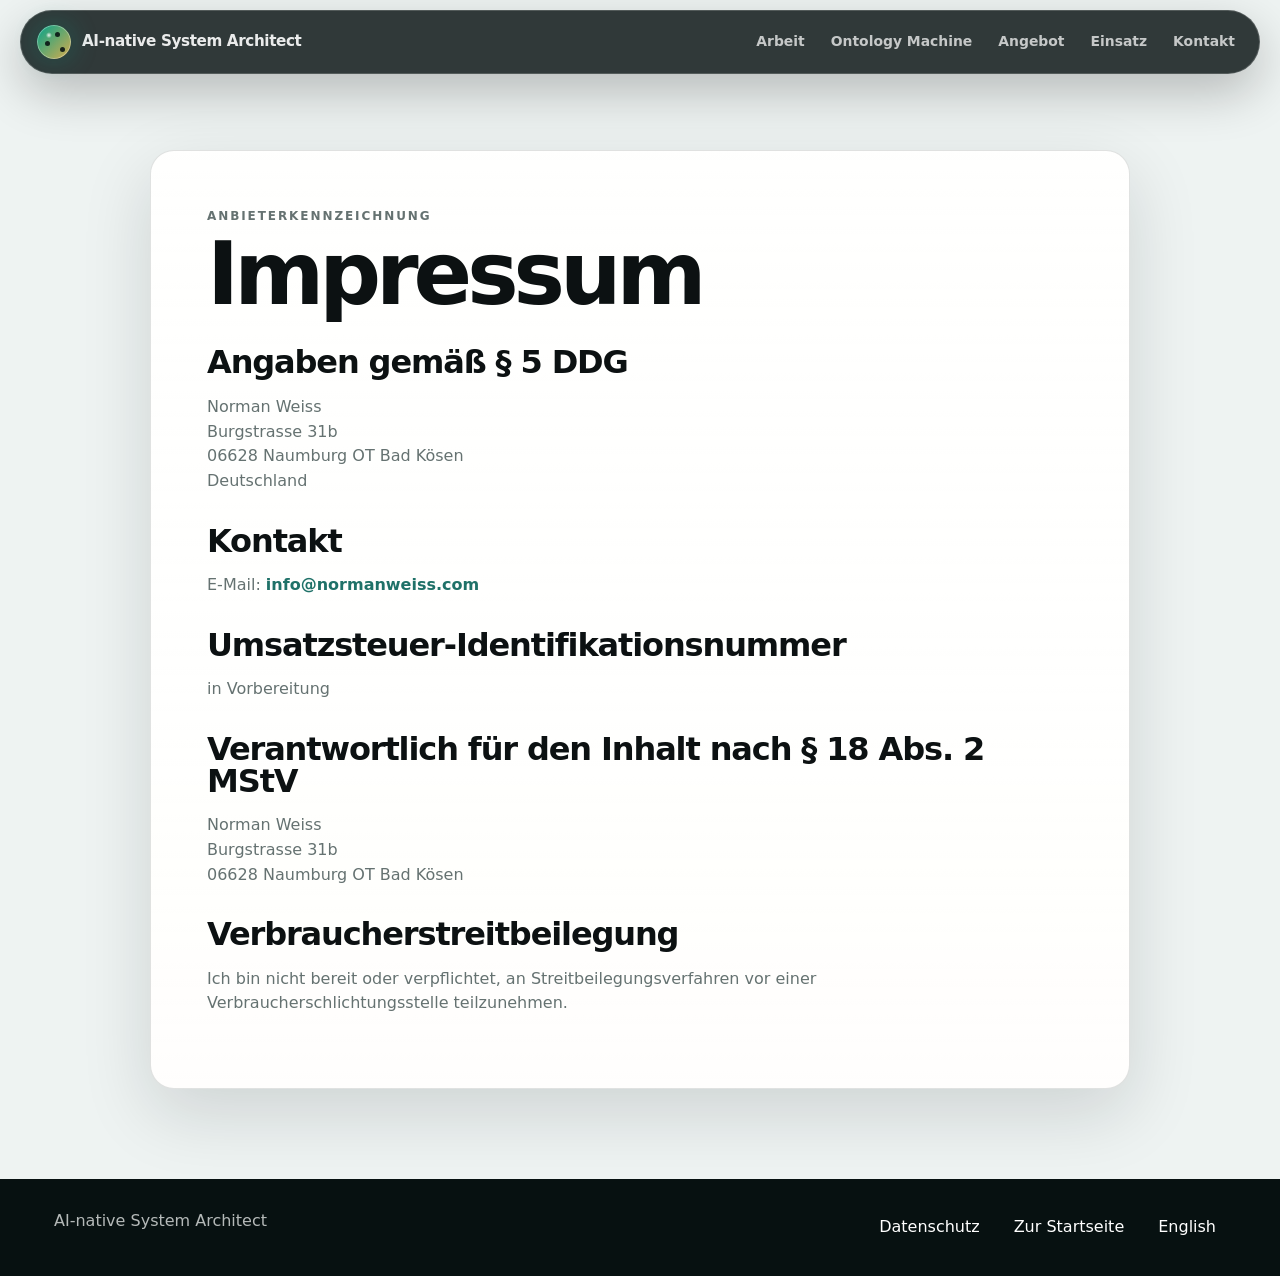
<file: impressum.html>
﻿<!doctype html>
<html lang="de">
<head>
  <meta charset="utf-8">
  <meta name="viewport" content="width=device-width, initial-scale=1">
  <title>Impressum | AI-native System Architect</title>
  <meta name="description" content="Impressum und Anbieterkennzeichnung.">
  <meta name="theme-color" content="#071111">
  <link rel="icon" href="./favicon.ico" sizes="any">
  <link rel="stylesheet" href="./styles.css">
</head>
<body class="legal-page">
  <header class="site-header is-scrolled">
    <a class="brand" href="./index.html#top" aria-label="AI-native System Architect home">
      <span class="brand-mark" aria-hidden="true">
        <span></span><span></span><span></span>
      </span>
      <span class="brand-text">AI-native System Architect</span>
    </a>

    <nav class="site-nav" aria-label="Hauptnavigation">
      <a href="./index.html#work">Arbeit</a>
      <a href="./index.html#machine">Ontology Machine</a>
      <a href="./index.html#commercial">Angebot</a>
      <a href="./index.html#fit">Einsatz</a>
      <a href="./index.html#contact">Kontakt</a>
    </nav>
  </header>

  <main class="legal-main">
    <section class="legal-card">
      <p class="eyebrow">Anbieterkennzeichnung</p>
      <h1>Impressum</h1>

      <h2>Angaben gemäß § 5 DDG</h2>
      <p>
        Norman Weiss<br>
        Burgstrasse 31b<br>
        06628 Naumburg OT Bad Kösen<br>
        Deutschland
      </p>

      <h2>Kontakt</h2>
      <p>
        E-Mail: <a href="mailto:info@normanweiss.com">info@normanweiss.com</a>
      </p>

      <h2>Umsatzsteuer-Identifikationsnummer</h2>
      <p>
        in Vorbereitung
      </p>

      <h2>Verantwortlich für den Inhalt nach § 18 Abs. 2 MStV</h2>
      <p>
        Norman Weiss<br>
        Burgstrasse 31b<br>
        06628 Naumburg OT Bad Kösen
      </p>

      <h2>Verbraucherstreitbeilegung</h2>
      <p>
        Ich bin nicht bereit oder verpflichtet, an Streitbeilegungsverfahren
        vor einer Verbraucherschlichtungsstelle teilzunehmen.
      </p>

    </section>
  </main>

  <footer class="site-footer">
    <span>AI-native System Architect</span>
    <nav class="footer-links" aria-label="Footer Links">
      <a href="./datenschutz.html">Datenschutz</a>
      <a href="./index.html#top">Zur Startseite</a>
      <a href="./en.html">English</a>
    </nav>
  </footer>
</body>
</html>
</file>
<file: styles.css>
:root {
  color-scheme: dark light;
  --ink: #0c1112;
  --ink-soft: #182324;
  --muted: #657271;
  --paper: #f3f1e9;
  --paper-2: #e8eee9;
  --panel: rgba(255, 255, 255, 0.78);
  --panel-solid: #fffdf8;
  --line: rgba(20, 34, 35, 0.13);
  --line-strong: rgba(20, 34, 35, 0.22);
  --dark: #071111;
  --dark-2: #10191b;
  --teal: #00a88f;
  --teal-dark: #087669;
  --mint: #a9efe2;
  --gold: #dfb04d;
  --amber: #ffcf70;
  --rose: #e66d7d;
  --blue: #83b9ff;
  --violet: #b49cff;
  --shadow: 0 24px 70px rgba(13, 24, 25, 0.14);
  --shadow-soft: 0 16px 40px rgba(13, 24, 25, 0.09);
  --radius: 24px;
  --radius-sm: 14px;
  --max: 1180px;
}

* {
  box-sizing: border-box;
}

html {
  scroll-behavior: smooth;
  background: var(--paper);
}

body {
  margin: 0;
  min-width: 320px;
  background:
    radial-gradient(circle at 8% 2%, rgba(0, 168, 143, 0.14), transparent 28rem),
    radial-gradient(circle at 92% 8%, rgba(223, 176, 77, 0.15), transparent 26rem),
    linear-gradient(180deg, #f8f5ec 0%, #eef3ee 42%, #f7f3ea 100%);
  color: var(--ink);
  font-family: Inter, ui-sans-serif, system-ui, -apple-system, BlinkMacSystemFont, "Segoe UI", sans-serif;
  line-height: 1.55;
  text-rendering: optimizeLegibility;
  -webkit-font-smoothing: antialiased;
}

body::before {
  content: "";
  position: fixed;
  inset: 0;
  z-index: -1;
  pointer-events: none;
  opacity: 0.58;
  background-image:
    linear-gradient(rgba(20, 34, 35, 0.045) 1px, transparent 1px),
    linear-gradient(90deg, rgba(20, 34, 35, 0.04) 1px, transparent 1px);
  background-size: 74px 74px;
  mask-image: linear-gradient(to bottom, transparent, #000 12%, #000 76%, transparent);
}

a {
  color: inherit;
  text-decoration: none;
}

button,
a {
  -webkit-tap-highlight-color: transparent;
}

.skip-link {
  position: fixed;
  left: 18px;
  top: 12px;
  z-index: 100;
  transform: translateY(-140%);
  padding: 10px 14px;
  border-radius: 999px;
  background: #fff;
  color: var(--ink);
  font-weight: 800;
  box-shadow: var(--shadow-soft);
}

.skip-link:focus {
  transform: translateY(0);
}

.site-header {
  position: fixed;
  top: 18px;
  left: 50%;
  z-index: 30;
  display: flex;
  width: min(calc(100% - 32px), 1240px);
  transform: translateX(-50%);
  align-items: center;
  justify-content: space-between;
  gap: 20px;
  padding: 11px 12px 11px 16px;
  color: rgba(255, 255, 255, 0.9);
  background: rgba(7, 17, 17, 0.62);
  border: 1px solid rgba(255, 255, 255, 0.13);
  border-radius: 999px;
  box-shadow: 0 18px 50px rgba(0, 0, 0, 0.24);
  backdrop-filter: blur(24px) saturate(1.3);
  transition: background 180ms ease, border-color 180ms ease, transform 180ms ease, top 180ms ease;
  overflow: visible;
}

.site-header.is-scrolled {
  top: 10px;
  background: rgba(7, 17, 17, 0.82);
  border-color: rgba(255, 255, 255, 0.17);
}

.brand {
  display: inline-flex;
  min-width: 0;
  align-items: center;
  gap: 11px;
  font-size: 0.95rem;
  font-weight: 850;
  letter-spacing: -0.025em;
  white-space: nowrap;
}

.brand-mark {
  position: relative;
  display: grid;
  width: 34px;
  height: 34px;
  flex: 0 0 auto;
  place-items: center;
  border-radius: 50%;
  background:
    radial-gradient(circle at 35% 30%, rgba(255, 255, 255, 0.88), transparent 0.19rem),
    linear-gradient(135deg, rgba(0, 168, 143, 0.96), rgba(223, 176, 77, 0.96));
  box-shadow: inset 0 0 0 1px rgba(255, 255, 255, 0.32), 0 0 28px rgba(0, 168, 143, 0.3);
}

.brand-mark span {
  position: absolute;
  width: 5px;
  height: 5px;
  border-radius: 999px;
  background: #071111;
  opacity: 0.88;
}

.brand-mark span:nth-child(1) { transform: translate(-7px, 2px); }
.brand-mark span:nth-child(2) { transform: translate(3px, -7px); }
.brand-mark span:nth-child(3) { transform: translate(8px, 8px); }

.site-nav {
  display: flex;
  align-items: center;
  gap: 2px;
  color: rgba(255, 255, 255, 0.72);
  font-size: 0.87rem;
  font-weight: 740;
}

.site-nav a,
.language-switch a {
  flex: 0 0 auto;
  border-radius: 999px;
  padding: 9px 12px;
  transition: color 160ms ease, background 160ms ease, transform 160ms ease;
}

.site-nav a:hover,
.site-nav a:focus-visible,
.language-switch a:hover,
.language-switch a:focus-visible,
.site-footer a:hover,
.site-footer a:focus-visible {
  color: #ffffff;
  background: rgba(255, 255, 255, 0.09);
  outline: none;
}

.language-switch {
  display: inline-flex;
  flex: 0 0 auto;
  align-items: center;
  gap: 2px;
  padding: 3px;
  border: 1px solid rgba(255, 255, 255, 0.11);
  border-radius: 999px;
  color: rgba(255, 255, 255, 0.72);
  background: rgba(255, 255, 255, 0.055);
  font-size: 0.82rem;
  font-weight: 850;
}

.language-switch a {
  display: inline-flex;
  align-items: center;
  gap: 6px;
  padding: 7px 10px;
  white-space: nowrap;
}

.language-switch a.active {
  color: #071111;
  background: #ffffff;
}

.hero {
  position: relative;
  display: grid;
  min-height: 100svh;
  overflow: hidden;
  align-items: center;
  color: #f8fbfa;
  background: #071111;
  isolation: isolate;
}

#architecture-canvas,
.hero-noise {
  position: absolute;
  inset: 0;
}

#architecture-canvas {
  z-index: -4;
  width: 100%;
  height: 100%;
}

.hero::before {
  content: "";
  position: absolute;
  inset: 0;
  z-index: -2;
  background:
    linear-gradient(90deg, rgba(7, 17, 17, 0.98) 0%, rgba(7, 17, 17, 0.76) 43%, rgba(7, 17, 17, 0.38) 100%),
    radial-gradient(circle at 76% 46%, rgba(0, 168, 143, 0.18), transparent 34rem),
    radial-gradient(circle at 18% 82%, rgba(223, 176, 77, 0.14), transparent 28rem);
}

.hero::after {
  content: "";
  position: absolute;
  inset: auto 0 0;
  z-index: -1;
  height: 30vh;
  background: linear-gradient(to bottom, transparent, rgba(7, 17, 17, 0.82));
}

.hero-noise {
  z-index: -1;
  opacity: 0.17;
  background-image:
    repeating-radial-gradient(circle at 0 0, rgba(255,255,255,0.22) 0 1px, transparent 1px 6px);
  mix-blend-mode: overlay;
}

.hero-inner {
  display: grid;
  width: min(var(--max), calc(100% - 40px));
  margin: 0 auto;
  grid-template-columns: minmax(0, 1fr) minmax(300px, 420px);
  gap: clamp(32px, 6vw, 82px);
  align-items: end;
  padding: 132px 0 74px;
}

.hero-content {
  max-width: 850px;
}

.eyebrow,
.section-label,
.card-index,
.duration {
  margin: 0;
  color: var(--teal-dark);
  font-size: 0.75rem;
  font-weight: 900;
  letter-spacing: 0.16em;
  text-transform: uppercase;
}

.hero .eyebrow {
  display: inline-flex;
  align-items: center;
  gap: 10px;
  color: var(--mint);
}

.hero .eyebrow::before {
  content: "";
  width: 36px;
  height: 1px;
  background: linear-gradient(90deg, var(--mint), transparent);
}

h1,
h2,
h3,
p {
  overflow-wrap: anywhere;
}

h1 {
  max-width: 930px;
  margin: 18px 0 22px;
  font-size: clamp(3.35rem, 7.8vw, 7.6rem);
  font-weight: 880;
  letter-spacing: -0.058em;
  line-height: 0.9;
  text-wrap: balance;
}

h2 {
  margin: 0;
  font-size: clamp(2rem, 4vw, 4.35rem);
  font-weight: 850;
  letter-spacing: -0.06em;
  line-height: 0.98;
}

h3 {
  margin: 16px 0 10px;
  font-size: clamp(1.22rem, 2vw, 1.62rem);
  font-weight: 840;
  letter-spacing: -0.035em;
  line-height: 1.08;
}

.hero-copy {
  max-width: 720px;
  margin: 0;
  color: rgba(248, 251, 250, 0.78);
  font-size: clamp(1.08rem, 1.8vw, 1.36rem);
}

.hero-actions {
  display: flex;
  flex-wrap: wrap;
  gap: 12px;
  margin-top: 34px;
}

.button {
  display: inline-flex;
  min-height: 48px;
  align-items: center;
  justify-content: center;
  gap: 8px;
  padding: 12px 18px;
  border: 1px solid rgba(255, 255, 255, 0.18);
  border-radius: 999px;
  cursor: pointer;
  font: inherit;
  font-weight: 850;
  letter-spacing: -0.02em;
  transition: transform 170ms ease, box-shadow 170ms ease, background 170ms ease, border-color 170ms ease;
}

.button::after {
  content: "->";
  font-size: 0.92em;
  line-height: 1;
}

.button-primary {
  background: linear-gradient(135deg, #ffffff 0%, #dffdf7 100%);
  color: #071111;
  box-shadow: 0 16px 36px rgba(0, 168, 143, 0.18);
}

.button-ghost {
  color: #f8fbfa;
  background: rgba(255, 255, 255, 0.065);
}

.button-dark {
  color: #ffffff;
  background: #071111;
  border-color: #071111;
  box-shadow: 0 16px 32px rgba(7, 17, 17, 0.18);
}

.button-light {
  color: #071111;
  background: rgba(255, 255, 255, 0.72);
  border-color: rgba(20, 34, 35, 0.14);
}

.button:hover,
.button:focus-visible {
  transform: translateY(-2px);
  outline: none;
  box-shadow: 0 18px 40px rgba(7, 17, 17, 0.18);
}

.hero-facts {
  display: flex;
  flex-wrap: wrap;
  gap: 10px;
  margin-top: 34px;
  color: rgba(248, 251, 250, 0.76);
  font-size: 0.9rem;
}

.hero-note {
  max-width: 34rem;
  margin: 18px 0 0;
  color: rgba(248, 251, 250, 0.76);
  font-size: 0.95rem;
  line-height: 1.6;
}

.hero-facts span {
  padding: 9px 12px;
  border: 1px solid rgba(255, 255, 255, 0.13);
  border-radius: 999px;
  background: rgba(255, 255, 255, 0.055);
  backdrop-filter: blur(16px);
}

.hero-system-card {
  position: relative;
  overflow: hidden;
  border: 1px solid rgba(255, 255, 255, 0.14);
  border-radius: 30px;
  padding: 22px;
  background:
    linear-gradient(180deg, rgba(255,255,255,0.15), rgba(255,255,255,0.075)),
    rgba(8, 20, 21, 0.88);
  box-shadow: 0 30px 90px rgba(0, 0, 0, 0.38);
  backdrop-filter: blur(24px) saturate(1.2);
}

.hero-system-card::before {
  content: "";
  position: absolute;
  inset: -1px;
  z-index: -1;
  border-radius: inherit;
  background: radial-gradient(circle at 22% 0%, rgba(169, 239, 226, 0.22), transparent 30%), radial-gradient(circle at 88% 18%, rgba(223, 176, 77, 0.2), transparent 28%);
}

.card-topline {
  display: flex;
  align-items: center;
  gap: 9px;
  color: rgba(255,255,255,0.7);
  font-size: 0.78rem;
  font-weight: 850;
  letter-spacing: 0.13em;
  text-transform: uppercase;
}

.live-dot {
  width: 9px;
  height: 9px;
  border-radius: 999px;
  background: var(--mint);
  box-shadow: 0 0 0 7px rgba(169, 239, 226, 0.12), 0 0 22px rgba(169, 239, 226, 0.7);
}

.system-stack {
  display: grid;
  gap: 10px;
  margin-top: 20px;
}

.stack-row {
  display: grid;
  grid-template-columns: 36px 1fr;
  gap: 10px 12px;
  padding: 14px;
  border: 1px solid rgba(255, 255, 255, 0.1);
  border-radius: 18px;
  background: rgba(255, 255, 255, 0.045);
}

.stack-row span {
  display: grid;
  width: 32px;
  height: 32px;
  place-items: center;
  border-radius: 50%;
  background: rgba(255, 255, 255, 0.1);
  color: var(--mint);
  font-size: 0.78rem;
  font-weight: 900;
}

.stack-row strong {
  color: rgba(255,255,255,0.93);
  font-size: 0.98rem;
}

.stack-row em {
  grid-column: 2;
  color: rgba(255,255,255,0.56);
  font-size: 0.86rem;
  font-style: normal;
}

.stack-row.active {
  background: linear-gradient(135deg, rgba(169, 239, 226, 0.16), rgba(223, 176, 77, 0.12));
  border-color: rgba(169, 239, 226, 0.26);
}

.mini-metrics {
  display: flex;
  align-items: center;
  justify-content: space-between;
  gap: 12px;
  margin-top: 16px;
  padding: 14px 16px;
  border: 1px solid rgba(255, 255, 255, 0.1);
  border-radius: 18px;
  background:
    linear-gradient(90deg, rgba(169, 239, 226, 0.11), rgba(223, 176, 77, 0.08)),
    rgba(255, 255, 255, 0.045);
}

.mini-metrics span {
  color: rgba(255,255,255,0.82);
  font-size: 0.82rem;
  font-weight: 850;
  letter-spacing: 0.08em;
  text-transform: uppercase;
  white-space: nowrap;
}

.mini-metrics span:nth-child(2) {
  color: var(--amber);
  font-size: 1.1rem;
  letter-spacing: 0;
}

.section {
  width: min(var(--max), calc(100% - 40px));
  margin: 0 auto;
  padding: clamp(76px, 10vw, 136px) 0;
}

.section-kicker,
.section-intro,
.section-fit {
  display: grid;
  grid-template-columns: 200px 1fr;
  gap: clamp(28px, 5vw, 76px);
  align-items: start;
}

.section-copy {
  max-width: 790px;
}

.wide-copy {
  max-width: 930px;
}

.section-copy p,
.format-panel p,
.limits-grid p,
.contact-block p,
.project-copy p {
  color: var(--muted);
  font-size: clamp(1rem, 1.45vw, 1.18rem);
}

.principle-strip {
  grid-column: 2;
  display: grid;
  grid-template-columns: repeat(4, minmax(0, 1fr));
  gap: 10px;
  margin-top: 8px;
}

.principle-strip span {
  min-height: 94px;
  padding: 16px;
  border: 1px solid var(--line);
  border-radius: var(--radius-sm);
  background: rgba(255,255,255,0.54);
  box-shadow: var(--shadow-soft);
  color: var(--ink-soft);
  font-weight: 820;
}

.deliverable-grid {
  display: grid;
  grid-template-columns: repeat(4, minmax(0, 1fr));
  gap: 16px;
  margin-top: 40px;
}

.commercial-grid .deliverable-card {
  min-height: 338px;
}

.deliverable-card {
  position: relative;
  display: flex;
  min-height: 360px;
  overflow: hidden;
  flex-direction: column;
  padding: 24px;
  border: 1px solid var(--line);
  border-radius: var(--radius);
  background:
    linear-gradient(180deg, rgba(255,255,255,0.88), rgba(255,255,255,0.58)),
    var(--panel-solid);
  box-shadow: var(--shadow-soft);
  transition: transform 200ms ease, box-shadow 200ms ease, border-color 200ms ease;
}

.deliverable-card::before {
  content: "";
  position: absolute;
  inset: auto 20px 0;
  height: 4px;
  border-radius: 999px 999px 0 0;
  background: linear-gradient(90deg, var(--teal), var(--gold));
  opacity: 0.72;
}

.deliverable-card:hover {
  transform: translateY(-6px);
  border-color: rgba(0, 168, 143, 0.32);
  box-shadow: 0 30px 80px rgba(13, 24, 25, 0.15);
}

.deliverable-card p:last-of-type {
  color: var(--muted);
}

.duration {
  color: #b25d18;
}

.deliverable-card ul {
  display: grid;
  gap: 8px;
  margin: auto 0 16px;
  padding: 0;
  list-style: none;
  color: var(--ink-soft);
  font-size: 0.94rem;
  font-weight: 720;
}

.deliverable-card li {
  position: relative;
  padding-left: 18px;
}

.deliverable-card li::before {
  content: "";
  position: absolute;
  left: 0;
  top: 0.72em;
  width: 7px;
  height: 7px;
  border-radius: 999px;
  background: var(--teal);
}

.accent-card {
  color: #f8fbfa;
  background:
    radial-gradient(circle at 15% 10%, rgba(169, 239, 226, 0.2), transparent 35%),
    linear-gradient(145deg, #071111, #18282a);
  border-color: rgba(255, 255, 255, 0.1);
}

.accent-card p:last-of-type,
.accent-card ul {
  color: rgba(248, 251, 250, 0.72);
}

.accent-card .duration,
.accent-card .card-index {
  color: var(--amber);
}

.accent-card li::before {
  background: var(--amber);
}

.section-artifacts,
.section-limits,
.section-project {
  width: 100%;
  max-width: none;
  padding-inline: max(20px, calc((100vw - var(--max)) / 2));
}

.section-artifacts {
  position: relative;
  overflow: hidden;
  background:
    radial-gradient(circle at 80% 20%, rgba(0, 168, 143, 0.14), transparent 28rem),
    linear-gradient(180deg, #e9eee7, #f8f4eb);
}

.section-artifacts::before {
  content: "";
  position: absolute;
  inset: 0;
  pointer-events: none;
  background-image: linear-gradient(120deg, rgba(7,17,17,0.06) 1px, transparent 1px);
  background-size: 36px 36px;
  mask-image: linear-gradient(90deg, transparent, #000 18%, #000 82%, transparent);
}

.artifact-layout,
.format-panel,
.limits-grid,
.handover-layout,
.project-layout,
.screencast-layout {
  position: relative;
  display: grid;
  grid-template-columns: minmax(280px, 0.9fr) minmax(320px, 1.1fr);
  gap: clamp(28px, 5vw, 76px);
  align-items: start;
}

.artifact-board {
  overflow: hidden;
  border: 1px solid var(--line);
  border-radius: 28px;
  background: rgba(255,255,255,0.62);
  box-shadow: var(--shadow);
  backdrop-filter: blur(16px);
}

.artifact-row {
  display: grid;
  grid-template-columns: 190px 1fr;
  gap: 20px;
  padding: 20px 22px;
  border-top: 1px solid rgba(20, 34, 35, 0.11);
}

.artifact-row:first-child {
  border-top: 0;
}

.artifact-row span {
  font-weight: 900;
  letter-spacing: -0.02em;
}

.artifact-row p {
  margin: 0;
  color: var(--muted);
}

.section-handover {
  padding-bottom: clamp(66px, 8vw, 100px);
}

.handover-terminal {
  overflow: hidden;
  border: 1px solid rgba(20, 34, 35, 0.16);
  border-radius: 28px;
  background: #071111;
  box-shadow: var(--shadow);
}

.terminal-bar {
  display: flex;
  align-items: center;
  gap: 8px;
  padding: 14px 16px;
  border-bottom: 1px solid rgba(255,255,255,0.09);
  color: rgba(255,255,255,0.54);
  font-size: 0.8rem;
}

.terminal-bar span {
  width: 10px;
  height: 10px;
  border-radius: 50%;
  background: rgba(255,255,255,0.28);
}

.terminal-bar span:nth-child(1) { background: #e66d7d; }
.terminal-bar span:nth-child(2) { background: #dfb04d; }
.terminal-bar span:nth-child(3) { background: #00a88f; }
.terminal-bar strong { margin-left: 8px; font-weight: 760; }

.handover-grid {
  display: grid;
  grid-template-columns: repeat(2, minmax(0, 1fr));
  gap: 10px;
  padding: 16px;
}

.handover-grid span {
  display: flex;
  min-height: 80px;
  align-items: center;
  padding: 16px;
  border: 1px solid rgba(255, 255, 255, 0.09);
  border-radius: 18px;
  background: rgba(255, 255, 255, 0.055);
  color: rgba(255,255,255,0.84);
  font-weight: 840;
}

.format-panel {
  overflow: hidden;
  padding: clamp(28px, 5vw, 52px);
  border: 1px solid var(--line);
  border-radius: 32px;
  background:
    radial-gradient(circle at 90% 20%, rgba(223, 176, 77, 0.13), transparent 30%),
    rgba(255, 255, 255, 0.72);
  box-shadow: var(--shadow);
  backdrop-filter: blur(16px);
}

.format-list,
.limit-list {
  display: grid;
  gap: 12px;
  margin: 0;
  padding: 0;
  list-style: none;
}

.format-list li,
.limit-list li,
.fit-item {
  position: relative;
  padding-left: 24px;
}

.format-list li::before,
.limit-list li::before,
.fit-item::before {
  content: "";
  position: absolute;
  left: 0;
  top: 0.72em;
  width: 9px;
  height: 9px;
  border-radius: 50%;
  background: var(--gold);
  box-shadow: 0 0 0 6px rgba(223,176,77,0.13);
}

.section-fit {
  align-items: start;
}

.section-fit .fit-grid,
.section-fit .fit-summary {
  grid-column: 2;
}

.fit-grid {
  display: grid;
  grid-template-columns: repeat(2, minmax(0, 1fr));
  gap: 14px;
  margin-top: 28px;
}

.fit-item {
  min-height: 126px;
  padding: 22px 22px 22px 48px;
  border: 1px solid var(--line);
  border-radius: var(--radius);
  background: rgba(255,255,255,0.62);
  box-shadow: var(--shadow-soft);
  font-weight: 820;
}

.fit-item::before {
  left: 22px;
  top: 30px;
  background: var(--teal);
  box-shadow: 0 0 0 6px rgba(0,168,143,0.12);
}

.fit-summary {
  max-width: 780px;
  margin: 30px 0 0;
  color: var(--muted);
  font-size: 1.12rem;
}

.section-limits {
  color: #f8fbfa;
  background:
    radial-gradient(circle at 10% 10%, rgba(230, 109, 125, 0.18), transparent 26rem),
    linear-gradient(135deg, #071111, #151f21);
}

.section-limits .section-label {
  margin-bottom: 28px;
  color: var(--amber);
}

.section-limits p {
  color: rgba(248, 251, 250, 0.72);
}

.limit-list li {
  padding: 18px 18px 18px 46px;
  border: 1px solid rgba(255,255,255,0.09);
  border-radius: 18px;
  background: rgba(255,255,255,0.052);
  color: rgba(255,255,255,0.82);
  font-weight: 760;
}

.limit-list li::before {
  left: 20px;
  top: 26px;
  background: var(--rose);
  box-shadow: 0 0 0 6px rgba(230,109,125,0.12);
}

.section-project {
  background:
    radial-gradient(circle at 84% 18%, rgba(131, 185, 255, 0.13), transparent 26rem),
    linear-gradient(180deg, #f8f4eb, #ecf2ee);
}

.project-layout {
  grid-template-columns: minmax(320px, 1fr) minmax(300px, 0.78fr);
  align-items: stretch;
}

.project-copy {
  position: relative;
  overflow: hidden;
  padding: clamp(30px, 5vw, 58px);
  border: 1px solid var(--line);
  border-radius: 32px;
  background:
    radial-gradient(circle at 0% 0%, rgba(0, 168, 143, 0.12), transparent 30rem),
    rgba(255,255,255,0.72);
  box-shadow: var(--shadow);
}

.project-copy::after {
  content: "";
  position: absolute;
  right: -40px;
  bottom: -80px;
  width: 260px;
  height: 260px;
  border-radius: 50%;
  border: 1px solid rgba(0, 168, 143, 0.22);
  box-shadow: inset 0 0 0 36px rgba(0, 168, 143, 0.035);
}

.project-copy h2 {
  margin-top: 10px;
}

.project-copy p {
  position: relative;
  z-index: 1;
  max-width: 760px;
}

.project-actions {
  position: relative;
  z-index: 1;
  display: flex;
  flex-wrap: wrap;
  gap: 10px;
  margin-top: 28px;
}

.project-notes {
  display: grid;
  gap: 14px;
}

.project-note {
  overflow: hidden;
  padding: 22px;
  border: 1px solid var(--line);
  border-radius: 24px;
  background: rgba(255,255,255,0.64);
  box-shadow: var(--shadow-soft);
}

.project-note > span:first-child,
.project-note:not(.project-note-visual) span {
  display: block;
  margin-bottom: 8px;
  color: var(--teal-dark);
  font-weight: 900;
}

.project-note p {
  margin: 0;
  color: var(--muted);
}

.project-note a {
  color: #087669;
  font-weight: 850;
}

.project-note a:hover,
.project-note a:focus-visible {
  color: #071111;
  text-decoration: underline;
  outline: none;
}

.project-note-visual {
  display: grid;
  grid-template-columns: 1fr;
  gap: 10px;
  background: #071111;
}

.project-note-visual span {
  position: relative;
  display: block;
  padding: 15px 16px 15px 44px;
  border-radius: 16px;
  background: rgba(255,255,255,0.06);
  color: rgba(255,255,255,0.84);
  font-weight: 830;
}

.project-note-visual span::before {
  content: "";
  position: absolute;
  left: 17px;
  top: 50%;
  width: 10px;
  height: 10px;
  transform: translateY(-50%);
  border-radius: 50%;
  background: var(--mint);
  box-shadow: 0 0 0 6px rgba(169,239,226,0.12);
}

.project-screencasts {
  display: grid;
  grid-template-columns: minmax(280px, 0.74fr) minmax(320px, 1fr);
  gap: clamp(24px, 5vw, 70px);
  align-items: start;
  margin-top: clamp(28px, 5vw, 54px);
}

.screencast-copy {
  max-width: 520px;
  padding-top: 10px;
}

.screencast-copy h3 {
  margin-top: 12px;
  font-size: clamp(1.65rem, 2.8vw, 2.7rem);
}

.screencast-copy p:not(.eyebrow) {
  color: var(--muted);
  font-size: clamp(1rem, 1.35vw, 1.12rem);
}

.screencast-list {
  display: grid;
  gap: 12px;
  margin: 0;
  padding: 0;
  list-style: none;
}

.screencast-card a {
  display: grid;
  grid-template-columns: 52px minmax(0, 1fr) auto;
  gap: 14px;
  align-items: center;
  min-height: 88px;
  padding: 14px;
  border: 1px solid var(--line);
  border-radius: 22px;
  background:
    linear-gradient(180deg, rgba(255,255,255,0.82), rgba(255,255,255,0.58)),
    rgba(255,255,255,0.64);
  box-shadow: var(--shadow-soft);
  transition: transform 170ms ease, border-color 170ms ease, box-shadow 170ms ease;
}

.screencast-card a:hover,
.screencast-card a:focus-visible {
  transform: translateY(-3px);
  border-color: rgba(0, 168, 143, 0.32);
  box-shadow: 0 22px 52px rgba(13, 24, 25, 0.13);
  outline: none;
}

.screencast-index {
  display: grid;
  width: 42px;
  height: 42px;
  place-items: center;
  border-radius: 50%;
  background: #071111;
  color: var(--mint);
  font-size: 0.78rem;
  font-weight: 900;
  letter-spacing: 0.08em;
}

.screencast-meta {
  display: grid;
  gap: 3px;
  min-width: 0;
}

.screencast-meta strong {
  color: var(--ink);
  font-size: 1.02rem;
  font-weight: 880;
  letter-spacing: -0.02em;
}

.screencast-meta span {
  color: var(--muted);
  font-size: 0.92rem;
}

.screencast-action {
  padding: 8px 12px;
  border-radius: 999px;
  background: rgba(0, 168, 143, 0.1);
  color: var(--teal-dark);
  font-size: 0.82rem;
  font-weight: 900;
}

.section-screencast {
  padding-bottom: clamp(58px, 8vw, 94px);
}

.screencast-layout {
  padding: clamp(26px, 5vw, 48px);
  border: 1px solid var(--line);
  border-radius: 32px;
  background: rgba(255,255,255,0.62);
  box-shadow: var(--shadow-soft);
}

.screencast-steps {
  margin: 0;
  padding: 0;
  list-style: none;
  counter-reset: screencast;
}

.screencast-steps li {
  counter-increment: screencast;
  display: grid;
  grid-template-columns: 54px 1fr;
  gap: 14px;
  align-items: center;
  min-height: 74px;
  padding: 12px 0;
  border-top: 1px solid var(--line);
  color: var(--ink);
  font-weight: 850;
}

.screencast-steps li:last-child {
  border-bottom: 1px solid var(--line);
}

.screencast-steps li::before {
  content: counter(screencast, decimal-leading-zero);
  display: grid;
  width: 42px;
  height: 42px;
  place-items: center;
  border-radius: 50%;
  background: rgba(0,168,143,0.1);
  color: var(--teal-dark);
  font-size: 0.78rem;
  font-weight: 900;
  letter-spacing: 0.08em;
}

.section-contact {
  padding-top: clamp(70px, 9vw, 124px);
}

.contact-block {
  position: relative;
  overflow: hidden;
  padding: clamp(32px, 6vw, 64px);
  border: 1px solid rgba(255,255,255,0.12);
  border-radius: 36px;
  background:
    radial-gradient(circle at 84% 14%, rgba(223, 176, 77, 0.18), transparent 24rem),
    linear-gradient(135deg, #071111, #172326);
  box-shadow: 0 34px 96px rgba(7, 17, 17, 0.26);
  color: #f8fbfa;
}

.contact-block h2 {
  max-width: 860px;
  margin-top: 10px;
}

.contact-block p {
  max-width: 720px;
  color: rgba(248,251,250,0.72);
}

.contact-block .eyebrow {
  color: var(--amber);
}

.offer-strip {
  display: flex;
  flex-wrap: wrap;
  gap: 10px;
  margin-top: 26px;
}

.offer-strip span {
  padding: 10px 12px;
  border: 1px solid rgba(255,255,255,0.1);
  border-radius: 999px;
  color: rgba(248,251,250,0.82);
  background: rgba(255,255,255,0.055);
  font-weight: 820;
}

.contact-cta {
  width: fit-content;
  margin-top: 28px;
  border: 0;
}

.site-footer {
  display: flex;
  justify-content: space-between;
  gap: 18px;
  padding: 30px clamp(20px, 5vw, 54px);
  color: rgba(248, 251, 250, 0.72);
  background: #071111;
}

.footer-links {
  display: flex;
  flex-wrap: wrap;
  gap: 14px;
}

.site-footer a {
  border-radius: 999px;
  padding: 6px 10px;
  color: #ffffff;
  text-decoration: none;
  transition: color 160ms ease, background 160ms ease;
}

.legal-page {
  min-height: 100vh;
  background: #eef3f2;
}

.legal-main {
  width: min(980px, calc(100% - 40px));
  margin: 0 auto;
  padding: 150px 0 90px;
}

.legal-card {
  padding: clamp(28px, 5vw, 56px);
  border: 1px solid var(--line);
  border-radius: var(--radius);
  background:
    linear-gradient(180deg, rgba(255,255,255,0.92), rgba(255,255,255,0.72)),
    var(--panel-solid);
  box-shadow: var(--shadow);
}

.legal-card h1 {
  margin: 10px 0 34px;
  color: var(--ink);
  font-size: clamp(3rem, 10vw, 5.4rem);
}

.legal-card h2 {
  margin-top: 32px;
  color: var(--ink);
  font-size: clamp(1.35rem, 3vw, 2rem);
  letter-spacing: -0.035em;
}

.legal-card p {
  max-width: 760px;
  color: var(--muted);
}

.legal-card a {
  color: #1f7168;
  font-weight: 800;
  text-decoration: none;
}

.legal-card a:hover,
.legal-card a:focus-visible {
  color: var(--ink);
  text-decoration: underline;
}

[data-reveal] {
  opacity: 0;
  transform: translateY(22px);
  transition: opacity 620ms ease, transform 620ms ease;
}

[data-reveal].is-visible {
  opacity: 1;
  transform: translateY(0);
}

@media (max-width: 1080px) {
  .site-header {
    align-items: flex-start;
    border-radius: 28px;
    flex-direction: column;
  }

  .site-nav,
  .language-switch {
    width: 100%;
    flex-wrap: wrap;
  }

  .hero-inner {
    grid-template-columns: 1fr;
    padding-top: 178px;
  }

  .hero-system-card {
    max-width: 560px;
  }

  .section-kicker,
  .section-intro,
  .section-fit,
  .handover-layout,
  .artifact-layout,
  .format-panel,
  .limits-grid,
  .project-layout,
  .project-screencasts,
  .screencast-layout {
    grid-template-columns: 1fr;
  }

  .section-fit .fit-grid,
  .section-fit .fit-summary,
  .principle-strip {
    grid-column: 1;
  }

  .deliverable-grid,
  .principle-strip {
    grid-template-columns: repeat(2, minmax(0, 1fr));
  }
}

@media (max-width: 720px) {
  body::before {
    background-size: 44px 44px;
  }

  .site-header {
    top: 10px;
    width: min(calc(100% - 20px), 1240px);
    padding: 12px;
  }

  .brand-text {
    max-width: 230px;
    overflow: hidden;
    text-overflow: ellipsis;
  }

  .site-nav {
    gap: 2px;
    font-size: 0.78rem;
  }

  .site-nav a,
  .language-switch a {
    padding: 8px 9px;
  }

  .language-switch {
    font-size: 0.78rem;
  }

  .hero-inner {
    width: min(100% - 28px, var(--max));
    padding-top: 192px;
    padding-bottom: 52px;
  }

  h1 {
    font-size: clamp(3.15rem, 16vw, 5rem);
    letter-spacing: -0.058em;
  }

  h2 {
    font-size: clamp(2.15rem, 10vw, 3.2rem);
  }

  .hero-actions,
  .project-actions {
    align-items: stretch;
    flex-direction: column;
  }

  .button {
    width: 100%;
  }

  .section {
    width: min(100% - 28px, var(--max));
    padding: clamp(62px, 14vw, 86px) 0;
  }

  .section-artifacts,
  .section-limits,
  .section-project {
    width: 100%;
    padding-inline: 14px;
  }

  .deliverable-grid,
  .fit-grid,
  .handover-grid,
  .principle-strip {
    grid-template-columns: 1fr;
  }

  .deliverable-card {
    min-height: 310px;
  }

  .artifact-row {
    grid-template-columns: 1fr;
    gap: 6px;
    padding: 18px;
  }

  .project-copy,
  .format-panel,
  .screencast-layout,
  .contact-block {
    border-radius: 26px;
  }

  .project-screencasts {
    gap: 18px;
  }

  .screencast-card a {
    grid-template-columns: 48px minmax(0, 1fr);
    gap: 12px;
    align-items: start;
    padding: 14px;
  }

  .screencast-index {
    width: 40px;
    height: 40px;
  }

  .screencast-action {
    grid-column: 2;
    width: fit-content;
  }

  .site-footer {
    flex-direction: column;
  }
}

@media (prefers-reduced-motion: reduce) {
  html {
    scroll-behavior: auto;
  }

  *,
  *::before,
  *::after {
    animation-duration: 0.001ms !important;
    animation-iteration-count: 1 !important;
    scroll-behavior: auto !important;
    transition-duration: 0.001ms !important;
  }

  .button:hover,
  .button:focus-visible,
  .deliverable-card:hover {
    transform: none;
  }

  [data-reveal] {
    opacity: 1;
    transform: none;
  }
}

h1,
h2,
h3 {
  overflow-wrap: normal;
  word-break: normal;
  hyphens: manual;
}

p {
  overflow-wrap: normal;
}

@media (max-width: 720px) {
  h1 {
    font-size: clamp(2.85rem, 14vw, 4.35rem);
    line-height: 0.93;
  }
}
</file>
<file: support/styles.css>
:root {
  --ink: #101719;
  --muted: #5d696a;
  --paper: #f5f4ef;
  --panel: #fffefb;
  --line: #cbd0cd;
  --teal: #0b746b;
  --teal-soft: #e3f0ed;
  --max: 1080px;
}

* {
  box-sizing: border-box;
}

html {
  background: var(--paper);
  color: var(--ink);
  font-family: Inter, ui-sans-serif, system-ui, -apple-system, BlinkMacSystemFont, "Segoe UI", sans-serif;
  line-height: 1.55;
}

body {
  margin: 0;
  min-width: 320px;
  background:
    linear-gradient(rgba(16, 23, 25, 0.035) 1px, transparent 1px),
    linear-gradient(90deg, rgba(16, 23, 25, 0.035) 1px, transparent 1px),
    var(--paper);
  background-size: 72px 72px;
}

a {
  color: inherit;
}

.skip-link {
  position: fixed;
  left: 16px;
  top: 12px;
  z-index: 20;
  transform: translateY(-160%);
  padding: 10px 14px;
  border-radius: 999px;
  background: #fff;
  font-weight: 800;
}

.skip-link:focus {
  transform: translateY(0);
}

.project-header,
main,
footer {
  width: min(calc(100% - 36px), var(--max));
  margin-inline: auto;
}

.project-header {
  display: flex;
  align-items: center;
  justify-content: space-between;
  gap: 24px;
  padding: 28px 0;
  border-bottom: 1px solid var(--line);
}

.project-brand {
  display: flex;
  align-items: center;
  gap: 14px;
  text-decoration: none;
}

.project-brand img {
  width: 54px;
  height: 54px;
}

.project-brand span {
  display: grid;
  gap: 2px;
}

.project-brand strong {
  font-size: 1.05rem;
  letter-spacing: 0.035em;
  text-transform: uppercase;
}

.project-brand small {
  color: var(--muted);
  font-size: 0.78rem;
  letter-spacing: 0.04em;
  text-transform: uppercase;
}

.header-link {
  color: var(--teal);
  font-size: 0.9rem;
  font-weight: 800;
  text-decoration: none;
}

.header-link:hover,
.header-link:focus-visible,
footer a:hover,
footer a:focus-visible {
  text-decoration: underline;
}

.hero {
  max-width: 860px;
  padding: clamp(70px, 11vw, 120px) 0 clamp(52px, 8vw, 82px);
}

.eyebrow,
.section-label {
  margin: 0 0 12px;
  color: var(--teal);
  font-size: 0.77rem;
  font-weight: 900;
  letter-spacing: 0.13em;
  text-transform: uppercase;
}

h1,
h2,
p {
  margin-top: 0;
}

h1 {
  max-width: 760px;
  margin-bottom: 24px;
  font-size: clamp(3.2rem, 8vw, 6.4rem);
  line-height: 0.94;
  letter-spacing: -0.06em;
}

.lead {
  max-width: 780px;
  margin-bottom: 0;
  color: var(--muted);
  font-size: clamp(1.1rem, 2.4vw, 1.35rem);
}

.principles {
  display: grid;
  grid-template-columns: repeat(3, minmax(0, 1fr));
  margin-bottom: 24px;
  border-block: 1px solid var(--line);
}

.principles article {
  padding: 28px;
}

.principles article + article {
  border-left: 1px solid var(--line);
}

.principles span {
  display: block;
  margin-bottom: 18px;
  color: var(--teal);
  font-size: 0.78rem;
  font-weight: 900;
  letter-spacing: 0.12em;
}

.principles h2,
.payment-card h2,
.organization-card h2,
.legal-note h2 {
  margin-bottom: 10px;
  font-size: 1.35rem;
  letter-spacing: -0.025em;
}

.principles p,
.organization-card p,
.legal-note p {
  margin-bottom: 0;
  color: var(--muted);
}

.support-grid {
  display: grid;
  grid-template-columns: minmax(0, 1.5fr) minmax(290px, 0.8fr);
  gap: 24px;
  padding: 24px 0;
}

.payment-card,
.organization-card,
.legal-note {
  border: 1px solid var(--line);
  background: var(--panel);
}

.payment-card,
.organization-card {
  padding: clamp(26px, 5vw, 46px);
}

.payment-card {
  border-top: 5px solid var(--ink);
}

.organization-card {
  border-top: 5px solid var(--teal);
}

.card-intro {
  max-width: 650px;
  color: var(--muted);
}

.bank-details {
  margin: 28px 0 20px;
  border-top: 1px solid var(--line);
}

.bank-details div {
  display: grid;
  grid-template-columns: 160px minmax(0, 1fr);
  gap: 18px;
  padding: 14px 0;
  border-bottom: 1px solid var(--line);
}

.bank-details dt {
  color: var(--muted);
  font-size: 0.82rem;
  font-weight: 800;
  letter-spacing: 0.045em;
  text-transform: uppercase;
}

.bank-details dd {
  margin: 0;
  font-weight: 800;
  overflow-wrap: anywhere;
}

.bank-details .code {
  font-family: "SFMono-Regular", Consolas, "Liberation Mono", monospace;
  font-size: 0.95rem;
  letter-spacing: 0.025em;
}

.payment-note {
  margin-bottom: 0;
  padding: 16px 18px;
  border-left: 4px solid var(--teal);
  background: var(--teal-soft);
  color: #24413e;
  font-size: 0.9rem;
}

.contact-button {
  display: inline-flex;
  margin-top: 26px;
  padding: 13px 16px;
  border-radius: 4px;
  background: var(--ink);
  color: #fff;
  font-weight: 850;
  text-decoration: none;
}

.contact-button:hover,
.contact-button:focus-visible {
  background: var(--teal);
}

.contact-detail {
  margin-top: 10px;
  font-size: 0.84rem;
}

.independence-note {
  margin-top: 36px;
  padding-top: 24px;
  border-top: 1px solid var(--line);
}

.independence-note strong {
  display: block;
  margin-bottom: 8px;
}

.legal-note {
  margin: 0 0 70px;
  padding: 26px clamp(26px, 5vw, 46px);
}

.legal-note p {
  max-width: 900px;
}

footer {
  display: flex;
  justify-content: space-between;
  gap: 24px;
  padding: 26px 0 34px;
  border-top: 1px solid var(--line);
  color: var(--muted);
  font-size: 0.86rem;
}

footer nav {
  display: flex;
  flex-wrap: wrap;
  gap: 18px;
}

footer a {
  color: var(--ink);
  font-weight: 750;
  text-decoration: none;
}

@media (max-width: 780px) {
  .project-header,
  footer {
    align-items: flex-start;
    flex-direction: column;
  }

  .project-brand small {
    display: none;
  }

  .principles,
  .support-grid {
    grid-template-columns: 1fr;
  }

  .principles article + article {
    border-top: 1px solid var(--line);
    border-left: 0;
  }

  .bank-details div {
    grid-template-columns: 1fr;
    gap: 5px;
  }
}

@media (prefers-reduced-motion: reduce) {
  * {
    scroll-behavior: auto !important;
  }
}
</file>
